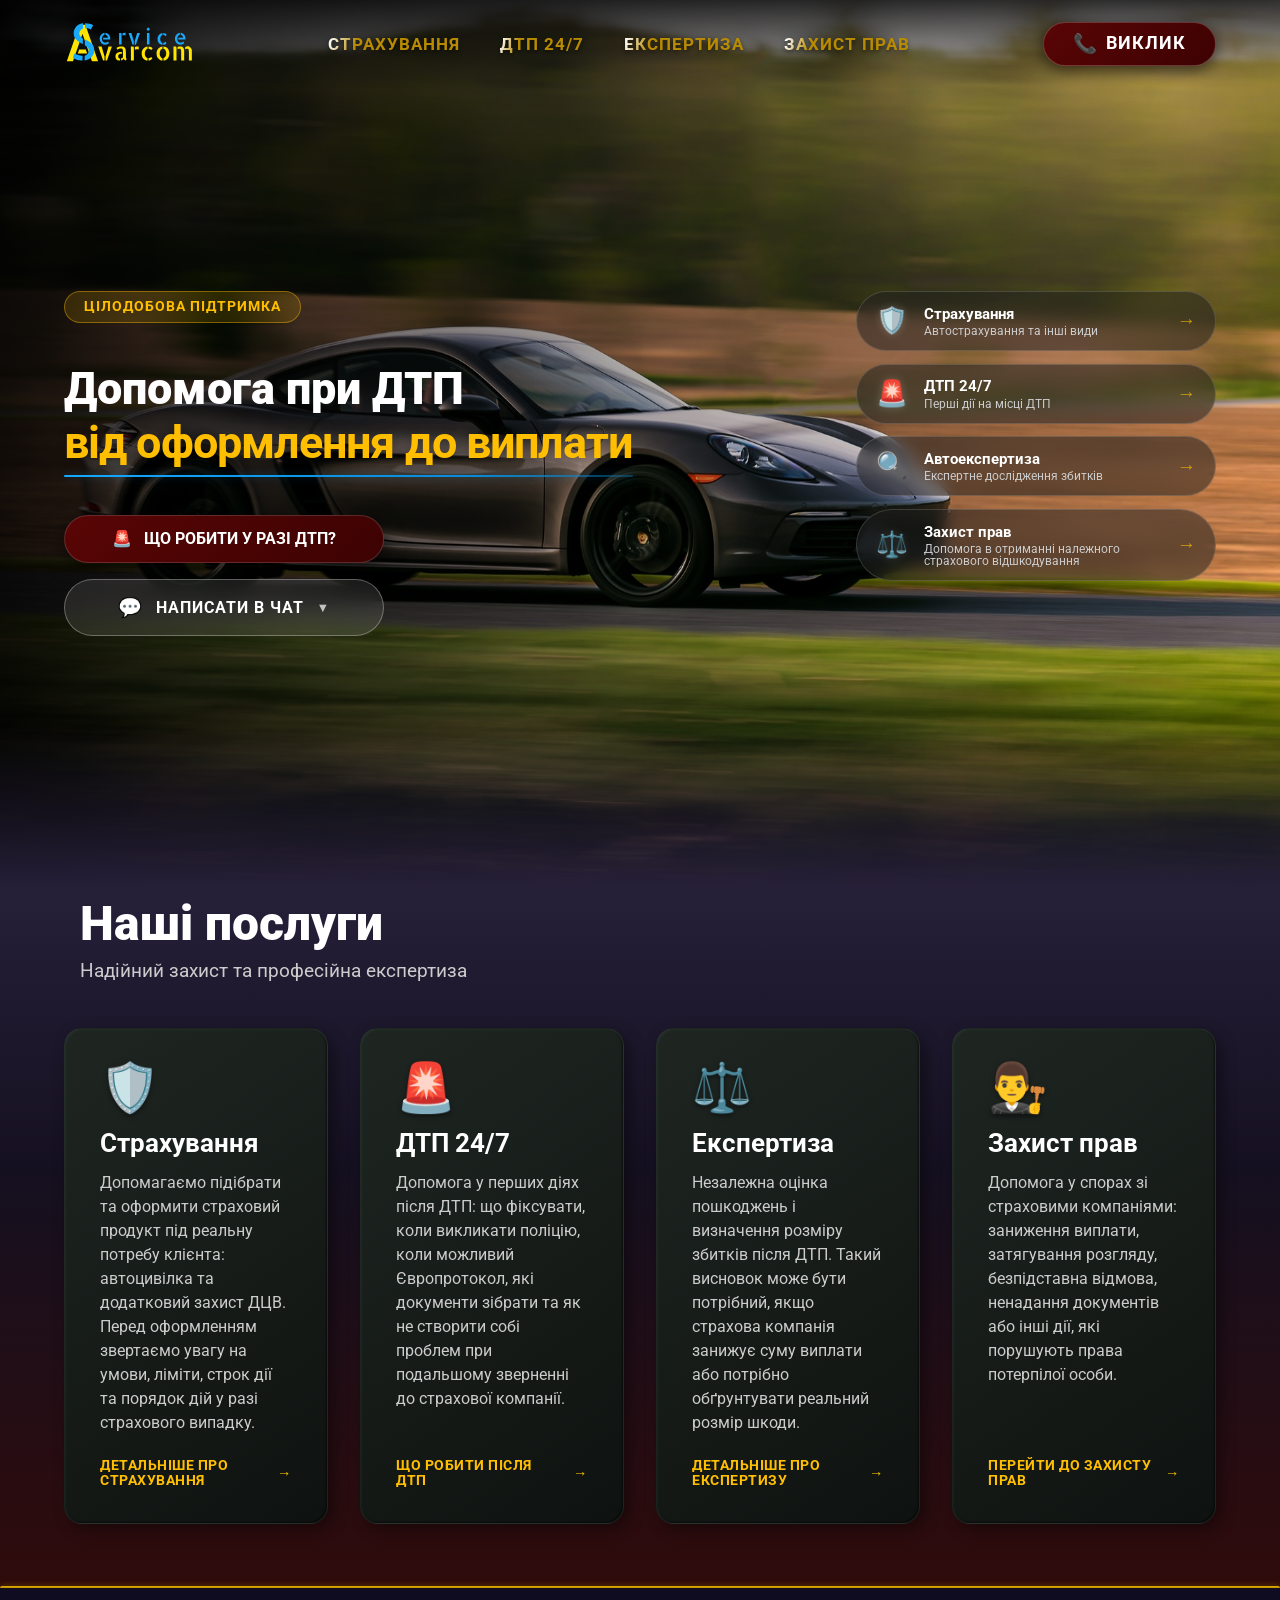
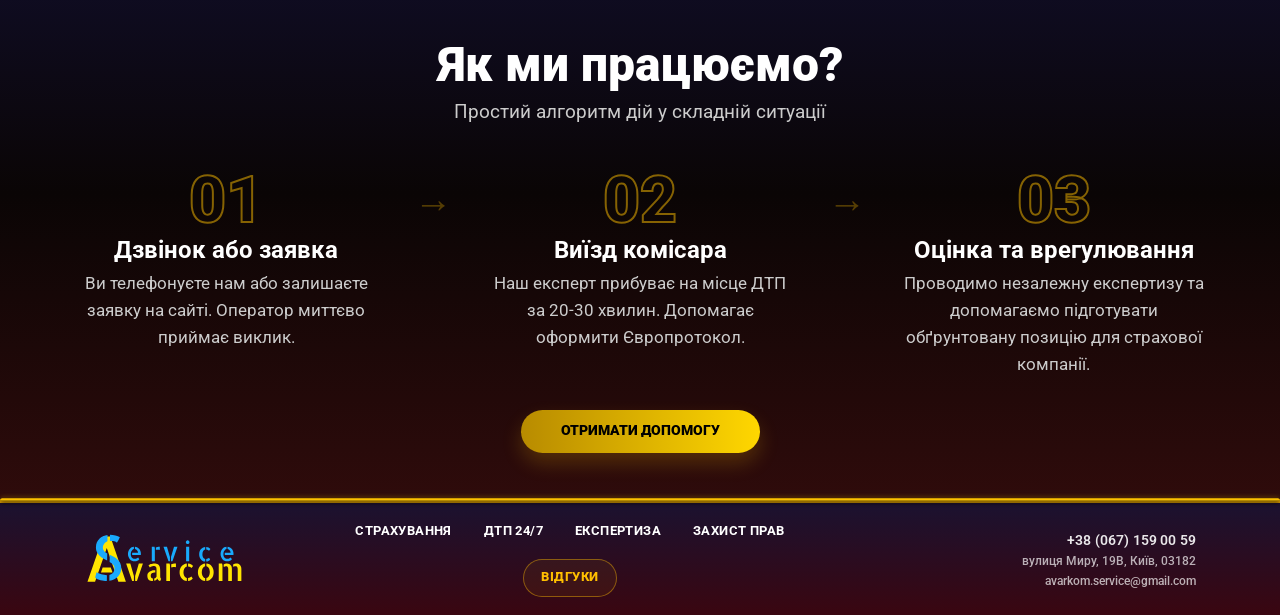
<file: index.html>
<!DOCTYPE html>
<html lang="uk">

<head>
	<meta charset="UTF-8">
	<meta name="viewport" content="width=device-width, initial-scale=1.0">

	<!-- Загальні стилі сайту -->
	<link rel="stylesheet" href="css/styli.css">

	<style>
		.chat-link .messenger-icon {
			display: inline-flex;
			align-items: center;
			justify-content: center;
			width: 1.75rem;
			height: 1.75rem;
			min-width: 1.75rem;
			border-radius: 999px;
			font-size: 0;
			line-height: 1;
			box-shadow: inset 0 0 0 1px rgba(255, 255, 255, 0.18);
		}

		.chat-link .messenger-icon::before {
			color: #ffffff;
			font-size: 0.68rem;
			font-weight: 900;
			line-height: 1;
			letter-spacing: 0.02em;
		}

		.chat-link.tg .messenger-icon {
			background: linear-gradient(135deg, #168ac7 0%, #0f5f98 100%);
		}

		.chat-link.tg .messenger-icon::before {
			content: "TG";
		}

		.chat-link.vb .messenger-icon {
			background: linear-gradient(135deg, #7663c7 0%, #4d3d92 100%);
		}

		.chat-link.vb .messenger-icon::before {
			content: "VB";
		}

		.chat-link.wa .messenger-icon {
			background: linear-gradient(135deg, #36c875 0%, #148e4c 100%);
		}

		.chat-link.wa .messenger-icon::before {
			content: "WA";
		}

		.chat-link.sg .messenger-icon {
			background: linear-gradient(135deg, #4d86e6 0%, #2453a7 100%);
		}

		.chat-link.sg .messenger-icon::before {
			content: "SG";
		}

		.chat-dropdown__menu {
			top: 52%;
			width: min(90%, 320px);
			max-height: calc(100svh - 8.5rem);
			overflow-y: auto;
		}

		@media (max-width: 900px) {
			.chat-dropdown__menu {
				top: 53%;
				width: min(88%, calc(100vw - 2rem));
				max-height: calc(100svh - 8rem);
			}
		}

		@media (max-width: 640px) {
			.chat-dropdown__menu {
				top: 54%;
				width: min(88%, calc(100vw - 1.5rem));
				max-height: calc(100svh - 7.5rem);
			}
		}

		.guide-option-btn {
			display: grid;
			grid-template-columns: 2rem minmax(0, 1fr) auto;
			column-gap: 0.75rem;
		}

		.guide-opt-text {
			min-width: 0;
		}

		.opt-title {
			white-space: nowrap;
		}

		.opt-arrow {
			margin-left: 0;
		}

		@media (min-width: 421px) {
			.guide-option-btn {
				padding: 1.1rem;
			}

			.opt-title {
				font-size: 1.05rem;
				line-height: 1.1;
				letter-spacing: -0.015em;
			}
		}

		@media (min-width: 993px) {
			.main-section__container {
				grid-template-columns: minmax(0, 1.2fr) minmax(320px, 0.8fr);
				gap: 4rem;
			}

			.hero-content,
			.hero-right-wrapper {
				min-width: 0;
			}

			.hero-actions {
				margin-top: 0.65rem;
			}

			.hero-right-wrapper {
				justify-self: end;
			}

			.glass-card-slim {
				width: 100%;
				max-width: 360px;
			}
		}

		@media (min-width: 993px) and (max-width: 1150px) {
			.main-section__container {
				grid-template-columns: minmax(0, 1fr) clamp(286px, calc(34.4vw - 56px), 340px);
				gap: clamp(3.5rem, 5.6vw, 4rem);
			}

			.hero-right-wrapper,
			.hero-cards {
				width: 100%;
			}

			.hero-cards {
				gap: clamp(0.58rem, calc(0.2rem + 0.55vw), 0.8rem);
			}

			.glass-card-slim {
				max-width: none;
				gap: clamp(0.68rem, calc(0.05rem + 1.25vw), 1rem);
				padding: clamp(0.64rem, calc(0.15rem + 0.9vw), 0.8rem)
					clamp(0.82rem, calc(0.1rem + 1.5vw), 1.2rem);
			}

			.glass-card-slim__icon {
				font-size: clamp(1.28rem, calc(0.35rem + 1.5vw), 1.6rem);
			}

			.glass-card-slim__content {
				min-width: 0;
			}

			.glass-card-slim__title {
				font-size: clamp(0.82rem, calc(0.25rem + 1vw), 0.95rem);
				line-height: 1.15;
			}

			.glass-card-slim__desc {
				font-size: clamp(0.63rem, calc(0.05rem + 1vw), 0.75rem);
				line-height: 1.15;
			}

			.glass-card-slim__arrow {
				font-size: clamp(1rem, calc(0.4rem + 0.9vw), 1.2rem);
			}
		}

		@media (min-width: 871px) and (max-width: 992px) {
			.logo-full {
				display: block !important;
				width: clamp(96px, 10.5vw, 104px);
			}

			.logo-short {
				display: none !important;
			}
		}

		@media (min-width: 801px) and (max-width: 870px) {
			.header__body {
				transform: translateX(clamp(0px, calc(57.97vw - 464.35px), 40px));
			}
		}

		@media (min-width: 801px) and (max-width: 992px) {
			.main-section__container {
				gap: 1.25rem;
			}

			.hero-label {
				margin-bottom: 1.65rem;
			}

			.hero-title {
				margin-bottom: 1rem;
			}

			.hero-actions {
				margin: 0 auto 0.65rem;
			}
		}

		@media (min-width: 581px) and (max-width: 800px) {
			.main-section__container {
				gap: 1.1rem;
			}

			.hero-actions {
				margin: 0 auto 0.55rem;
			}
		}

		@media (min-width: 421px) and (max-width: 580px) {
			.main-section__container {
				gap: 0.9rem;
			}

			.hero-actions {
				margin: 0 auto 0.4rem;
			}
		}

		@media (max-width: 420px) {
			.main-section__container {
				gap: 0.7rem;
			}

			.hero-content {
				width: min(100%, calc(100vw - 1.5rem));
			}

			.hero-title {
				max-width: 100%;
				font-size: clamp(1.44rem, 7.45vw, 1.86rem);
				line-height: 1.12;
				letter-spacing: -0.025em;
				margin-bottom: 0.92rem;
				text-wrap: balance;
			}

			.hero-title span {
				display: block;
				max-width: 100%;
				font-size: clamp(1.18rem, 6.25vw, 1.55rem);
				line-height: 1.12;
				letter-spacing: -0.018em;
				white-space: normal;
				text-wrap: balance;
				-webkit-text-stroke-width: 0.85px;
			}

			.hero-actions {
				margin: 0 auto 0.3rem;
			}

			.chat-dropdown__menu {
				padding: clamp(1.15rem, 4vw, 1.5rem);
			}

			.chat-link {
				gap: 1rem;
				padding: 0.82rem 1.15rem;
			}

			.chat-link .messenger-icon {
				width: 1.55rem;
				height: 1.55rem;
				min-width: 1.55rem;
			}

			.chat-link .messenger-icon::before {
				font-size: 0.58rem;
			}

			.guide-modal {
				width: min(92%, calc(100vw - 1.25rem));
				padding: clamp(1.15rem, 4vw, 1.5rem);
			}

			.guide-option-btn {
				grid-template-columns: 1.6rem minmax(0, 1fr) auto;
				column-gap: clamp(0.45rem, 2.2vw, 0.8rem);
				padding: clamp(0.86rem, 3.2vw, 1rem);
			}

			.guide-opt-icon {
				font-size: clamp(1.25rem, 5vw, 1.6rem);
			}

			.opt-title {
				font-size: clamp(0.78rem, 4vw, 1rem);
				line-height: 1.08;
				letter-spacing: -0.02em;
			}

			.opt-desc {
				font-size: clamp(0.72rem, 3.65vw, 0.8rem);
				line-height: 1.22;
			}

			.opt-arrow {
				font-size: clamp(1rem, 4.5vw, 1.3rem);
			}
		}

		@media (max-width: 360px) {
			.hero-title {
				font-size: clamp(1.32rem, 7.2vw, 1.6rem);
				line-height: 1.14;
			}

			.hero-title span {
				font-size: clamp(1.05rem, 6.15vw, 1.34rem);
				line-height: 1.14;
				-webkit-text-stroke-width: 0.78px;
			}
		}

		@media (max-width: 330px) {
			.hero-title {
				font-size: 1.28rem;
				line-height: 1.15;
				letter-spacing: -0.018em;
			}

			.hero-title span {
				font-size: 1.04rem;
				line-height: 1.15;
				letter-spacing: -0.012em;
				-webkit-text-stroke-width: 0.72px;
			}

			.opt-title {
				font-size: 0.78rem;
			}
		}
	</style>

	<!-- Іконка сайту -->
	<link rel="icon" href="img/favicon-as-final.png" type="image/png">

	<title>Avarcom - Допомога при ДТП</title>
</head>

<body>
	<div class="wrapper">

		<header class="header">
			<div class="header__container">

				<a href="index.html" class="header__logo">
					<img src="img/logo.svg" alt="Avarcom Service" class="logo-full">
					<img src="img/logo.svg" alt="AS" class="logo-short">
				</a>

				<div class="header__body" id="headerMenuBody">
					<nav class="header__menu menu">
						<ul class="menu__list">
							<li class="menu__item">
								<a href="insurance.html" class="menu__link">Страхування</a>
							</li>

							<li class="menu__item">
								<a href="dtp.html" class="menu__link">ДТП 24/7</a>
							</li>

							<li class="menu__item">
								<a href="expertise.html" class="menu__link">Експертиза</a>
							</li>

							<li class="menu__item">
								<a href="legal.html" class="menu__link">Захист прав</a>
							</li>

							<!-- Додаткові пункти тільки для мобільного бургер-меню -->
							<li class="menu__item menu__item--mobile-only">
								<a href="blog.html" class="menu__link menu__link--mobile-action">Блог</a>
							</li>

							<li class="menu__item menu__item--mobile-only">
								<a href="https://www.google.com/maps/place/Допомога+при+ДТП;+Отримати+страхову+виплату;+Європротокол;+Автоекспертиза./@50.407512,30.4220705,16.77z/data=!4m6!3m5!1s0x40d4c9694098ed99:0xe4cdfaa43f975a5f!8m2!3d50.4073807!4d30.422369!16s%2Fg%2F11fm_8mkvz?entry=ttu&g_ep=EgoyMDI2MDUwMi4wIKXMDSoASAFQAw%3D%3D"
									target="_blank" rel="noopener noreferrer" class="menu__link menu__link--mobile-action">
									Відгуки
								</a>
							</li>
						</ul>
					</nav>
				</div>

				<a href="tel:+380671590059" class="header__button">
					<span class="btn-icon">📞</span> Виклик
				</a>

				<button class="header__burger" type="button" aria-label="Відкрити меню"
					aria-controls="headerMenuBody" aria-expanded="false">
					<span></span>
				</button>

			</div>
		</header>

		<main class="page">

			<section class="main-section">
				<div class="main-section__image">
					<img src="img/bg.jpg" alt="Автомобіль на фоні">
					<div class="main-section__overlay"></div>
				</div>

				<div class="main-section__container">

					<div class="hero-content">
						<div class="hero-label">Цілодобова підтримка</div>

						<h1 class="hero-title">
							Допомога при ДТП<br>
							<span>від оформлення до виплати</span>
						</h1>

						<div class="hero-actions">

							<button type="button" class="btn-hero-guide" aria-haspopup="dialog"
								aria-controls="guideModal" aria-expanded="false">
								<span class="icon-bell">🚨</span> Що робити у разі ДТП?
							</button>

							<div class="guide-modal-wrapper" id="guideModal" role="dialog" aria-modal="true"
								aria-hidden="true" aria-labelledby="guideModalTitle">
								<div class="guide-modal">
									<div class="guide-modal__header">
										<h3 class="guide-modal__title" id="guideModalTitle">Оберіть варіант</h3>
										<button type="button" class="guide-close-btn" aria-label="Закрити вікно">✕</button>
									</div>

									<div class="guide-modal__body">
										<a href="https://t.me/avarkom_servic/390" target="_blank" rel="noopener noreferrer"
											class="guide-option-btn">
											<span class="guide-opt-icon">📍</span>
											<div class="guide-opt-text">
												<span class="opt-title">Я ще на місці ДТП</span>
												<span class="opt-desc">Що зафіксувати, як оформити Європротокол і не втратити докази</span>
											</div>
											<span class="opt-arrow">→</span>
										</a>

										<a href="https://avarcom.in.ua/страхування/" target="_blank" rel="noopener noreferrer"
											class="guide-option-btn">
											<span class="guide-opt-icon">💰</span>
											<div class="guide-opt-text">
												<span class="opt-title">Отримати страхову виплату</span>
												<span class="opt-desc">Які документи подати до страхової та як рухатись далі</span>
											</div>
											<span class="opt-arrow">→</span>
										</a>
									</div>
								</div>
								<div class="guide-backdrop" aria-hidden="true"></div>
							</div>

							<div class="chat-dropdown">
								<button type="button" class="chat-dropdown__btn" aria-haspopup="dialog"
									aria-controls="chatMenu" aria-expanded="false">
									<span class="chat-icon">💬</span> Написати в чат
									<span class="chat-arrow">▼</span>
								</button>

								<div class="chat-dropdown__menu" id="chatMenu" role="dialog" aria-modal="true"
									aria-hidden="true" aria-label="Оберіть месенджер">
									<a href="https://t.me/avarcom_service" target="_blank" rel="noopener noreferrer"
										class="chat-link tg">
										<span class="messenger-icon">✈️</span> Telegram
									</a>
									<a href="viber://chat?number=%2B380671590059" class="chat-link vb">
										<span class="messenger-icon">🟣</span> Viber
									</a>
									<a href="https://wa.me/380671590059" target="_blank" rel="noopener noreferrer"
										class="chat-link wa">
										<span class="messenger-icon">🟢</span> WhatsApp
									</a>
									<a href="https://signal.me/#p/+380671590059" target="_blank" rel="noopener noreferrer"
										class="chat-link sg">
										<span class="messenger-icon">🔵</span> Signal
									</a>
									<button type="button" class="chat-close-btn">Закрити ✕</button>
								</div>
							</div>

						</div>
					</div>

					<div class="hero-right-wrapper">

						<div class="hero-cards">

							<a href="insurance.html" class="glass-card-slim">
								<div class="glass-card-slim__icon">🛡️</div>
								<div class="glass-card-slim__content">
									<div class="glass-card-slim__title">Страхування</div>
									<div class="glass-card-slim__desc">Автострахування та інші види</div>
								</div>
								<div class="glass-card-slim__arrow">→</div>
							</a>

							<a href="dtp.html" class="glass-card-slim">
								<div class="glass-card-slim__icon">🚨</div>
								<div class="glass-card-slim__content">
									<div class="glass-card-slim__title">ДТП 24/7</div>
									<div class="glass-card-slim__desc">Перші дії на місці ДТП</div>
								</div>
								<div class="glass-card-slim__arrow">→</div>
							</a>

							<a href="expertise.html" class="glass-card-slim">
								<div class="glass-card-slim__icon">🔍</div>
								<div class="glass-card-slim__content">
									<div class="glass-card-slim__title">Автоекспертиза</div>
									<div class="glass-card-slim__desc">Експертне дослідження збитків</div>
								</div>
								<div class="glass-card-slim__arrow">→</div>
							</a>

							<a href="legal.html" class="glass-card-slim">
								<div class="glass-card-slim__icon">⚖️</div>
								<div class="glass-card-slim__content">
									<div class="glass-card-slim__title">Захист прав</div>
									<div class="glass-card-slim__desc">Допомога в отриманні належного страхового відшкодування</div>
								</div>
								<div class="glass-card-slim__arrow">→</div>
							</a>

						</div>
					</div>

				</div>
			</section>

			<section class="services section-padding" id="services">
				<div class="services__container">

					<div class="section-header">
						<h2 class="section-title">Наші послуги</h2>
						<p class="section-subtitle">Надійний захист та професійна експертиза</p>
					</div>

					<div class="services__grid">

						<article class="service-item">
							<div class="service-item__icon">🛡️</div>

							<h3 class="service-item__title">Страхування</h3>

							<p class="service-item__text">
								Допомагаємо підібрати та оформити страховий продукт під реальну потребу клієнта:
								автоцивілка та додатковий захист ДЦВ.
								Перед оформленням звертаємо увагу на умови, ліміти, строк дії та порядок дій у разі страхового випадку.
							</p>

							<a href="insurance.html" class="service-item__link">
								Детальніше про страхування <span>→</span>
							</a>
						</article>

						<article class="service-item">
							<div class="service-item__icon">🚨</div>

							<h3 class="service-item__title">ДТП 24/7</h3>

							<p class="service-item__text">
								Допомога у перших діях після ДТП: що фіксувати, коли викликати поліцію,
								коли можливий Європротокол, які документи зібрати та як не створити собі проблем
								при подальшому зверненні до страхової компанії.
							</p>

							<a href="dtp.html" class="service-item__link">
								Що робити після ДТП <span>→</span>
							</a>
						</article>

						<article class="service-item">
							<div class="service-item__icon">⚖️</div>

							<h3 class="service-item__title">Експертиза</h3>

							<p class="service-item__text">
								Незалежна оцінка пошкоджень і визначення розміру збитків після ДТП.
								Такий висновок може бути потрібний, якщо страхова компанія занижує суму виплати
								або потрібно обґрунтувати реальний розмір шкоди.
							</p>

							<a href="expertise.html" class="service-item__link">
								Детальніше про експертизу <span>→</span>
							</a>
						</article>

						<article class="service-item">
							<div class="service-item__icon">👨‍⚖️</div>

							<h3 class="service-item__title">Захист прав</h3>

							<p class="service-item__text">
								Допомога у спорах зі страховими компаніями: заниження виплати,
								затягування розгляду, безпідставна відмова, ненадання документів або інші дії,
								які порушують права потерпілої особи.
							</p>

							<a href="legal.html" class="service-item__link">
								Перейти до захисту прав <span>→</span>
							</a>
						</article>

					</div>
				</div>
			</section>

			<section class="steps section-padding" id="steps">
				<div class="steps__container">

					<div class="section-header">
						<h2 class="section-title">Як ми працюємо?</h2>
						<p class="section-subtitle">Простий алгоритм дій у складній ситуації</p>
					</div>

					<div class="steps__grid">

						<div class="step-item">
							<div class="step-item__number">01</div>
							<h3 class="step-item__title">Дзвінок або заявка</h3>
							<p class="step-item__text">
								Ви телефонуєте нам або залишаєте заявку на сайті. Оператор миттєво приймає виклик.
							</p>
						</div>

						<div class="step-arrow">→</div>

						<div class="step-item">
							<div class="step-item__number">02</div>
							<h3 class="step-item__title">Виїзд комісара</h3>
							<p class="step-item__text">
								Наш експерт прибуває на місце ДТП за 20-30 хвилин. Допомагає оформити Європротокол.
							</p>
						</div>

						<div class="step-arrow">→</div>

						<div class="step-item">
							<div class="step-item__number">03</div>
							<h3 class="step-item__title">Оцінка та врегулювання</h3>

							<p class="step-item__text">
								Проводимо незалежну експертизу та допомагаємо підготувати обґрунтовану позицію для страхової компанії.
							</p>
						</div>

					</div>

					<div class="steps__action">
						<a href="tel:+380671590059" class="btn-gold">Отримати допомогу</a>
					</div>

				</div>
			</section>
		</main>

		<footer class="footer" id="footer">
			<div class="footer__container">

				<!-- Логотип футера -->
				<a href="index.html" class="footer__logo">
					<img src="img/logo.svg" alt="Avarcom Service">
				</a>

				<!-- Допоміжна навігація футера -->
				<nav class="footer__nav" aria-label="Допоміжна навігація сайту">

					<div class="footer__nav-main">
						<div class="footer__nav-row">
							<a href="insurance.html" class="footer__nav-link">Страхування</a>
							<a href="dtp.html" class="footer__nav-link">ДТП 24/7</a>
							<a href="expertise.html" class="footer__nav-link">Експертиза</a>
							<a href="legal.html" class="footer__nav-link">Захист прав</a>
						</div>
					</div>

					<div class="footer__nav-actions">
						<a href="blog.html" class="footer__pill-link">Блог</a>

						<a href="https://www.google.com/maps/place/Допомога+при+ДТП;+Отримати+страхову+виплату;+Європротокол;+Автоекспертиза./@50.407512,30.4220705,16.77z/data=!4m6!3m5!1s0x40d4c9694098ed99:0xe4cdfaa43f975a5f!8m2!3d50.4073807!4d30.422369!16s%2Fg%2F11fm_8mkvz?entry=ttu&g_ep=EgoyMDI2MDUwMi4wIKXMDSoASAFQAw%3D%3D"
							target="_blank" rel="noopener noreferrer" class="footer__pill-link">
							Відгуки
						</a>
					</div>

				</nav>

				<!-- Контакти футера -->
				<div class="footer__contacts">

					<a href="tel:+380671590059" class="footer__phone">
						+38 (067) 159 00 59
					</a>

					<a href="https://www.google.com/maps/dir/?api=1&destination=50.4073807,30.422369" target="_blank"
						rel="noopener noreferrer" class="footer__contact-link">
						вулиця Миру, 19В, Київ, 03182
					</a>

					<a href="mailto:avarkom.service@gmail.com" class="footer__contact-link">
						avarkom.service@gmail.com
					</a>

				</div>

			</div>
		</footer>

	</div>
	<script src="js/script.js"></script>
</body>

</html>
</file>
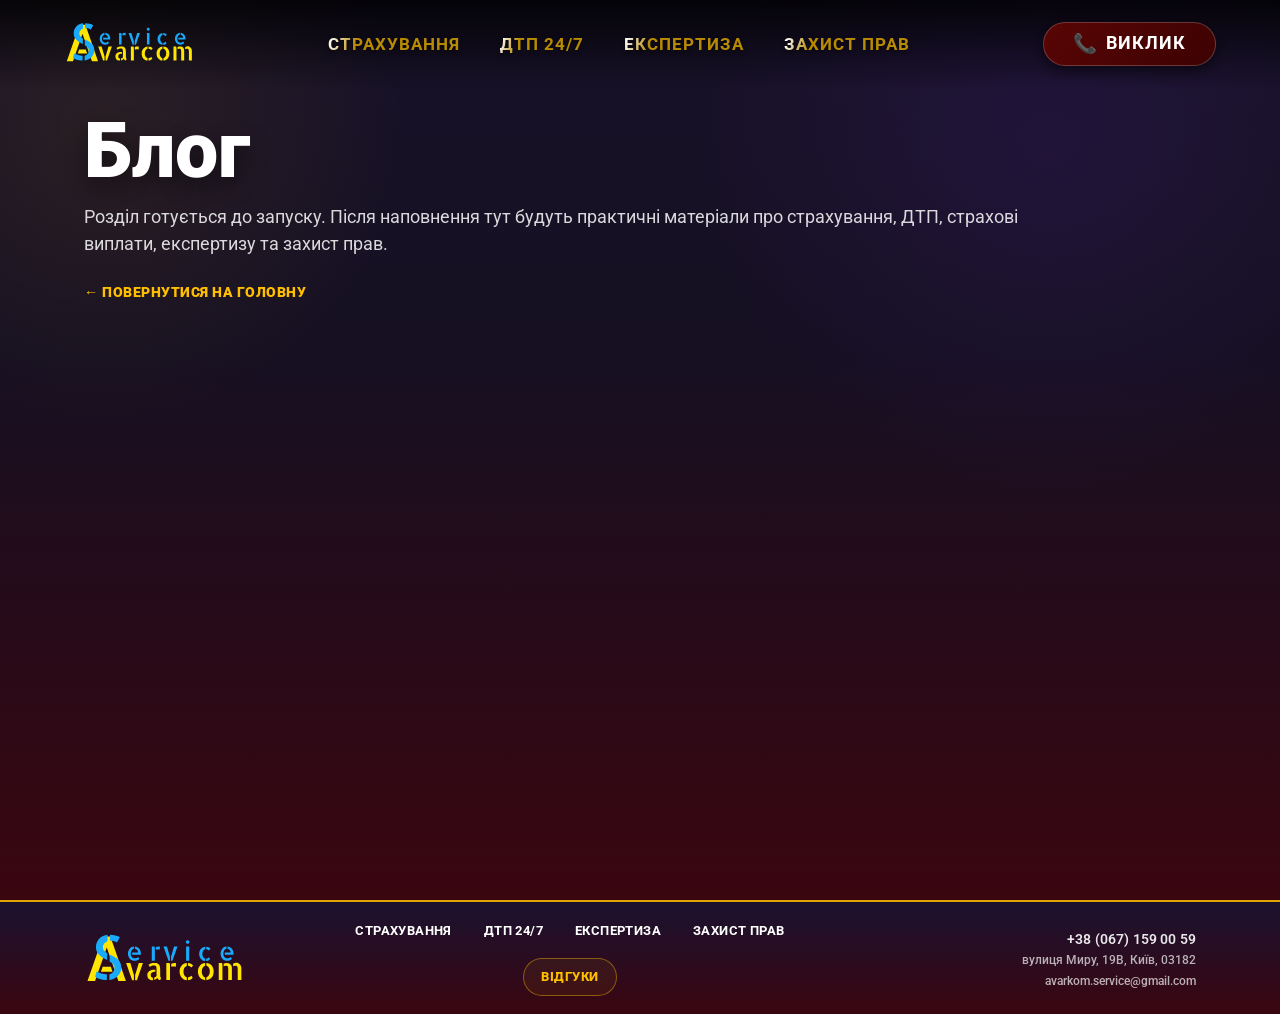
<file: blog.html>
<!DOCTYPE html>
<html lang="uk">

<head>
	<meta charset="UTF-8">
	<meta name="viewport" content="width=device-width, initial-scale=1.0">
	<meta name="robots" content="noindex, nofollow">

	<link rel="stylesheet" href="css/styli.css">
	<link rel="stylesheet" href="css/blog.css">
	<link rel="icon" href="img/favicon-as-final.png" type="image/png">

	<title>Блог | Avarcom</title>
</head>

<body>
	<div class="wrapper">

		<header class="header">
			<div class="header__container">
				<a href="index.html" class="header__logo">
					<img src="img/logo.svg" alt="Avarcom Service" class="logo-full">
					<img src="img/logo.svg" alt="AS" class="logo-short">
				</a>
				<div class="header__body" id="headerMenuBody">
					<nav class="header__menu menu">
						<ul class="menu__list">
							<li class="menu__item"><a href="insurance.html" class="menu__link">Страхування</a></li>
							<li class="menu__item"><a href="dtp.html" class="menu__link">ДТП 24/7</a></li>
							<li class="menu__item"><a href="expertise.html" class="menu__link">Експертиза</a></li>
							<li class="menu__item"><a href="legal.html" class="menu__link">Захист прав</a></li>
							<li class="menu__item menu__item--mobile-only">
								<a href="https://www.google.com/maps/place/Допомога+при+ДТП;+Отримати+страхову+виплату;+Європротокол;+Автоекспертиза./@50.407512,30.4220705,16.77z/data=!4m6!3m5!1s0x40d4c9694098ed99:0xe4cdfaa43f975a5f!8m2!3d50.4073807!4d30.422369!16s%2Fg%2F11fm_8mkvz?entry=ttu&g_ep=EgoyMDI2MDUwMi4wIKXMDSoASAFQAw%3D%3D" target="_blank" rel="noopener noreferrer" class="menu__link menu__link--mobile-action">Відгуки</a>
							</li>
						</ul>
					</nav>
				</div>
				<a href="tel:+380671590059" class="header__button"><span class="btn-icon">📞</span> Виклик</a>
				<button class="header__burger" type="button" aria-label="Відкрити меню"><span></span></button>
			</div>
		</header>

		<main class="page blog-page">
			<section class="blog-room">
				<div class="blog-room__container">
					<div class="blog-room__intro">
						<h1 class="blog-room__title">Блог</h1>
						<p class="blog-room__subtitle">
							Розділ готується до запуску. Після наповнення тут будуть практичні матеріали про страхування,
							ДТП, страхові виплати, експертизу та захист прав.
						</p>
					</div>
					<div class="blog-room__back">
						<a href="index.html" class="blog-back-link">← Повернутися на головну</a>
					</div>
				</div>
			</section>
		</main>

		<footer class="footer" id="footer">
			<div class="footer__container">
				<a href="index.html" class="footer__logo"><img src="img/logo.svg" alt="Avarcom Service"></a>
				<nav class="footer__nav" aria-label="Допоміжна навігація сайту">
					<div class="footer__nav-main"><div class="footer__nav-row">
						<a href="insurance.html" class="footer__nav-link">Страхування</a>
						<a href="dtp.html" class="footer__nav-link">ДТП 24/7</a>
						<a href="expertise.html" class="footer__nav-link">Експертиза</a>
						<a href="legal.html" class="footer__nav-link">Захист прав</a>
					</div></div>
					<div class="footer__nav-actions">
						<a href="https://www.google.com/maps/place/Допомога+при+ДТП;+Отримати+страхову+виплату;+Європротокол;+Автоекспертиза./@50.407512,30.4220705,16.77z/data=!4m6!3m5!1s0x40d4c9694098ed99:0xe4cdfaa43f975a5f!8m2!3d50.4073807!4d30.422369!16s%2Fg%2F11fm_8mkvz?entry=ttu&g_ep=EgoyMDI2MDUwMi4wIKXMDSoASAFQAw%3D%3D" target="_blank" rel="noopener noreferrer" class="footer__pill-link">Відгуки</a>
					</div>
				</nav>
				<div class="footer__contacts">
					<a href="tel:+380671590059" class="footer__phone">+38 (067) 159 00 59</a>
					<a href="https://www.google.com/maps/dir/?api=1&destination=50.4073807,30.422369" target="_blank" rel="noopener noreferrer" class="footer__contact-link">вулиця Миру, 19В, Київ, 03182</a>
					<a href="mailto:avarkom.service@gmail.com" class="footer__contact-link">avarkom.service@gmail.com</a>
				</div>
			</div>
		</footer>
	</div>
	<script src="js/script.js"></script>
</body>

</html>
</file>
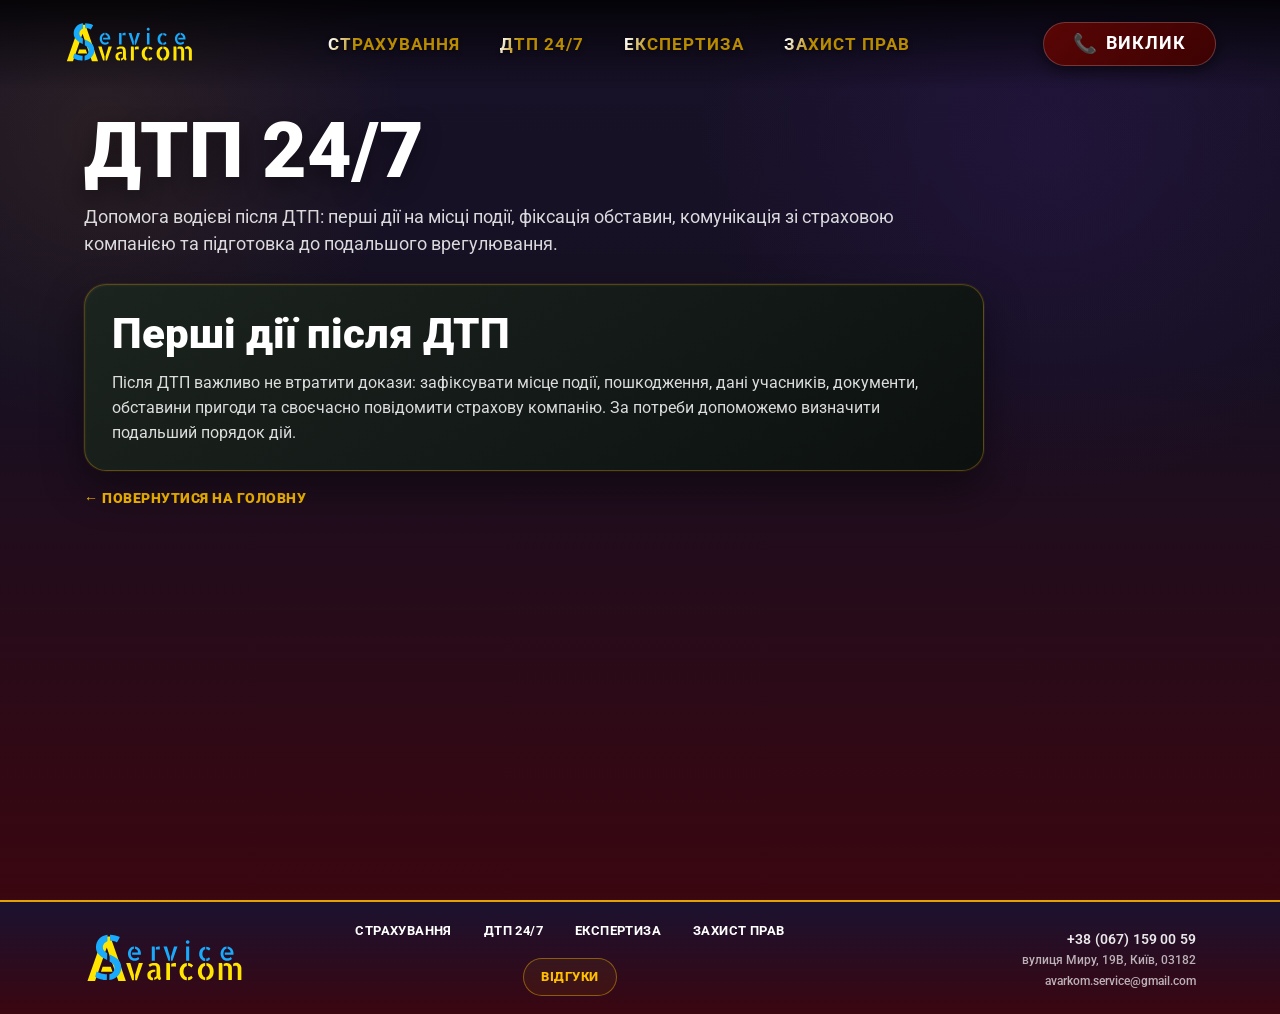
<file: dtp.html>
<!DOCTYPE html>
<html lang="uk">

<head>
	<meta charset="UTF-8">
	<meta name="viewport" content="width=device-width, initial-scale=1.0">

	<link rel="stylesheet" href="css/styli.css">
	<link rel="stylesheet" href="css/dtp.css">
	<link rel="stylesheet" href="css/room-cards.css">
	<link rel="icon" href="img/favicon-as-final.png" type="image/png">

	<title>ДТП 24/7 | Avarcom</title>
</head>

<body>
	<div class="wrapper">

		<header class="header">
			<div class="header__container">

				<a href="index.html" class="header__logo">
					<img src="img/logo.svg" alt="Avarcom Service" class="logo-full">
					<img src="img/logo.svg" alt="AS" class="logo-short">
				</a>

				<div class="header__body" id="headerMenuBody">
					<nav class="header__menu menu">
						<ul class="menu__list">
							<li class="menu__item"><a href="insurance.html" class="menu__link">Страхування</a></li>
							<li class="menu__item"><a href="dtp.html" class="menu__link">ДТП 24/7</a></li>
							<li class="menu__item"><a href="expertise.html" class="menu__link">Експертиза</a></li>
							<li class="menu__item"><a href="legal.html" class="menu__link">Захист прав</a></li>
							<li class="menu__item menu__item--mobile-only"><a href="blog.html" class="menu__link menu__link--mobile-action">Блог</a></li>
							<li class="menu__item menu__item--mobile-only">
								<a href="https://www.google.com/maps/place/Допомога+при+ДТП;+Отримати+страхову+виплату;+Європротокол;+Автоекспертиза./@50.407512,30.4220705,16.77z/data=!4m6!3m5!1s0x40d4c9694098ed99:0xe4cdfaa43f975a5f!8m2!3d50.4073807!4d30.422369!16s%2Fg%2F11fm_8mkvz?entry=ttu&g_ep=EgoyMDI2MDUwMi4wIKXMDSoASAFQAw%3D%3D"
									target="_blank" rel="noopener noreferrer" class="menu__link menu__link--mobile-action">Відгуки</a>
							</li>
						</ul>
					</nav>
				</div>

				<a href="tel:+380671590059" class="header__button"><span class="btn-icon">📞</span> Виклик</a>
				<button class="header__burger" type="button" aria-label="Відкрити меню"><span></span></button>

			</div>
		</header>

		<main class="page dtp-page">

			<section class="dtp-room">
				<div class="dtp-room__container">

					<div class="dtp-room__intro">
						<h1 class="dtp-room__title">ДТП 24/7</h1>
						<p class="dtp-room__subtitle">
							Допомога водієві після ДТП: перші дії на місці події, фіксація обставин,
							комунікація зі страховою компанією та підготовка до подальшого врегулювання.
						</p>
					</div>

					<article class="dtp-placeholder-card">
						<h2 class="dtp-placeholder-card__title">Перші дії після ДТП</h2>
						<p class="dtp-placeholder-card__text">
							Після ДТП важливо не втратити докази: зафіксувати місце події, пошкодження,
							дані учасників, документи, обставини пригоди та своєчасно повідомити страхову компанію.
							За потреби допоможемо визначити подальший порядок дій.
						</p>
					</article>

					<div class="dtp-room__back">
						<a href="index.html" class="dtp-back-link">← Повернутися на головну</a>
					</div>

				</div>
			</section>

		</main>

		<footer class="footer" id="footer">
			<div class="footer__container">
				<a href="index.html" class="footer__logo"><img src="img/logo.svg" alt="Avarcom Service"></a>
				<nav class="footer__nav" aria-label="Допоміжна навігація сайту">
					<div class="footer__nav-main">
						<div class="footer__nav-row">
							<a href="insurance.html" class="footer__nav-link">Страхування</a>
							<a href="dtp.html" class="footer__nav-link">ДТП 24/7</a>
							<a href="expertise.html" class="footer__nav-link">Експертиза</a>
							<a href="legal.html" class="footer__nav-link">Захист прав</a>
						</div>
					</div>
					<div class="footer__nav-actions">
						<a href="blog.html" class="footer__pill-link">Блог</a>
						<a href="https://www.google.com/maps/place/Допомога+при+ДТП;+Отримати+страхову+виплату;+Європротокол;+Автоекспертиза./@50.407512,30.4220705,16.77z/data=!4m6!3m5!1s0x40d4c9694098ed99:0xe4cdfaa43f975a5f!8m2!3d50.4073807!4d30.422369!16s%2Fg%2F11fm_8mkvz?entry=ttu&g_ep=EgoyMDI2MDUwMi4wIKXMDSoASAFQAw%3D%3D"
							target="_blank" rel="noopener noreferrer" class="footer__pill-link">Відгуки</a>
					</div>
				</nav>
				<div class="footer__contacts">
					<a href="tel:+380671590059" class="footer__phone">+38 (067) 159 00 59</a>
					<a href="https://www.google.com/maps/dir/?api=1&destination=50.4073807,30.422369" target="_blank" rel="noopener noreferrer" class="footer__contact-link">вулиця Миру, 19В, Київ, 03182</a>
					<a href="mailto:avarkom.service@gmail.com" class="footer__contact-link">avarkom.service@gmail.com</a>
				</div>
			</div>
		</footer>

	</div>

	<script src="js/script.js"></script>
</body>

</html>
</file>
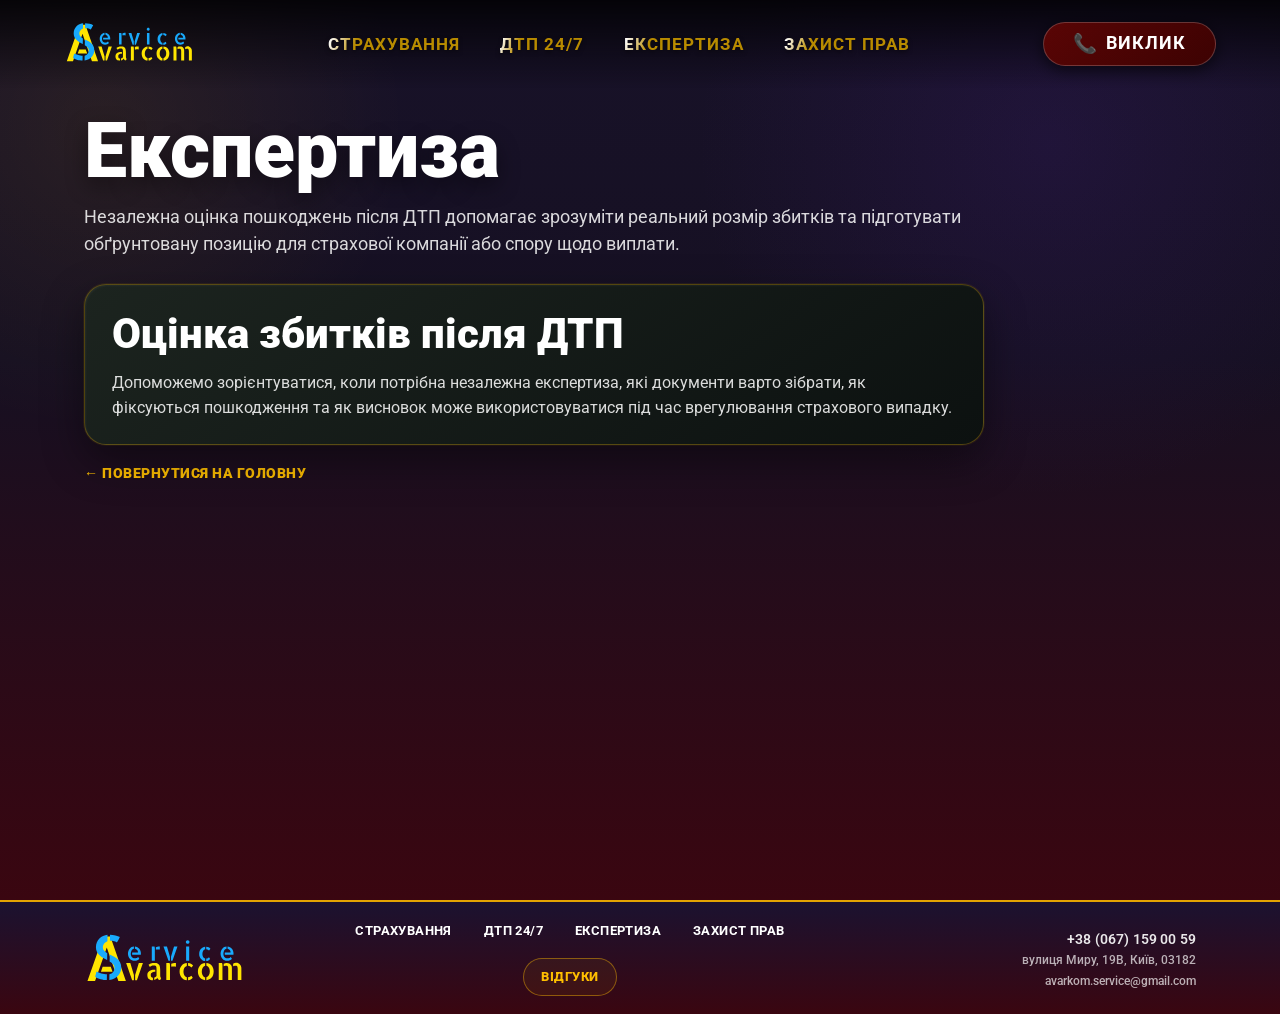
<file: expertise.html>
<!DOCTYPE html>
<html lang="uk">

<head>
	<meta charset="UTF-8">
	<meta name="viewport" content="width=device-width, initial-scale=1.0">

	<link rel="stylesheet" href="css/styli.css">
	<link rel="stylesheet" href="css/expertise.css">
	<link rel="stylesheet" href="css/room-cards.css">
	<link rel="icon" href="img/favicon-as-final.png" type="image/png">

	<title>Експертиза | Avarcom</title>
</head>

<body>
	<div class="wrapper">

		<header class="header">
			<div class="header__container">
				<a href="index.html" class="header__logo">
					<img src="img/logo.svg" alt="Avarcom Service" class="logo-full">
					<img src="img/logo.svg" alt="AS" class="logo-short">
				</a>
				<div class="header__body" id="headerMenuBody">
					<nav class="header__menu menu">
						<ul class="menu__list">
							<li class="menu__item"><a href="insurance.html" class="menu__link">Страхування</a></li>
							<li class="menu__item"><a href="dtp.html" class="menu__link">ДТП 24/7</a></li>
							<li class="menu__item"><a href="expertise.html" class="menu__link">Експертиза</a></li>
							<li class="menu__item"><a href="legal.html" class="menu__link">Захист прав</a></li>
							<li class="menu__item menu__item--mobile-only"><a href="blog.html" class="menu__link menu__link--mobile-action">Блог</a></li>
							<li class="menu__item menu__item--mobile-only">
								<a href="https://www.google.com/maps/place/Допомога+при+ДТП;+Отримати+страхову+виплату;+Європротокол;+Автоекспертиза./@50.407512,30.4220705,16.77z/data=!4m6!3m5!1s0x40d4c9694098ed99:0xe4cdfaa43f975a5f!8m2!3d50.4073807!4d30.422369!16s%2Fg%2F11fm_8mkvz?entry=ttu&g_ep=EgoyMDI2MDUwMi4wIKXMDSoASAFQAw%3D%3D"
									target="_blank" rel="noopener noreferrer" class="menu__link menu__link--mobile-action">Відгуки</a>
							</li>
						</ul>
					</nav>
				</div>
				<a href="tel:+380671590059" class="header__button"><span class="btn-icon">📞</span> Виклик</a>
				<button class="header__burger" type="button" aria-label="Відкрити меню"><span></span></button>
			</div>
		</header>

		<main class="page expertise-page">
			<section class="expertise-room">
				<div class="expertise-room__container">
					<div class="expertise-room__intro">
						<h1 class="expertise-room__title">Експертиза</h1>
						<p class="expertise-room__subtitle">
							Незалежна оцінка пошкоджень після ДТП допомагає зрозуміти реальний розмір збитків
							та підготувати обґрунтовану позицію для страхової компанії або спору щодо виплати.
						</p>
					</div>
					<article class="expertise-placeholder-card">
						<h2 class="expertise-placeholder-card__title">Оцінка збитків після ДТП</h2>
						<p class="expertise-placeholder-card__text">
							Допоможемо зорієнтуватися, коли потрібна незалежна експертиза, які документи варто зібрати,
							як фіксуються пошкодження та як висновок може використовуватися під час врегулювання страхового випадку.
						</p>
					</article>
					<div class="expertise-room__back">
						<a href="index.html" class="expertise-back-link">← Повернутися на головну</a>
					</div>
				</div>
			</section>
		</main>

		<footer class="footer" id="footer">
			<div class="footer__container">
				<a href="index.html" class="footer__logo"><img src="img/logo.svg" alt="Avarcom Service"></a>
				<nav class="footer__nav" aria-label="Допоміжна навігація сайту">
					<div class="footer__nav-main"><div class="footer__nav-row">
						<a href="insurance.html" class="footer__nav-link">Страхування</a>
						<a href="dtp.html" class="footer__nav-link">ДТП 24/7</a>
						<a href="expertise.html" class="footer__nav-link">Експертиза</a>
						<a href="legal.html" class="footer__nav-link">Захист прав</a>
					</div></div>
					<div class="footer__nav-actions">
						<a href="blog.html" class="footer__pill-link">Блог</a>
						<a href="https://www.google.com/maps/place/Допомога+при+ДТП;+Отримати+страхову+виплату;+Європротокол;+Автоекспертиза./@50.407512,30.4220705,16.77z/data=!4m6!3m5!1s0x40d4c9694098ed99:0xe4cdfaa43f975a5f!8m2!3d50.4073807!4d30.422369!16s%2Fg%2F11fm_8mkvz?entry=ttu&g_ep=EgoyMDI2MDUwMi4wIKXMDSoASAFQAw%3D%3D" target="_blank" rel="noopener noreferrer" class="footer__pill-link">Відгуки</a>
					</div>
				</nav>
				<div class="footer__contacts">
					<a href="tel:+380671590059" class="footer__phone">+38 (067) 159 00 59</a>
					<a href="https://www.google.com/maps/dir/?api=1&destination=50.4073807,30.422369" target="_blank" rel="noopener noreferrer" class="footer__contact-link">вулиця Миру, 19В, Київ, 03182</a>
					<a href="mailto:avarkom.service@gmail.com" class="footer__contact-link">avarkom.service@gmail.com</a>
				</div>
			</div>
		</footer>
	</div>
	<script src="js/script.js"></script>
</body>

</html>
</file>
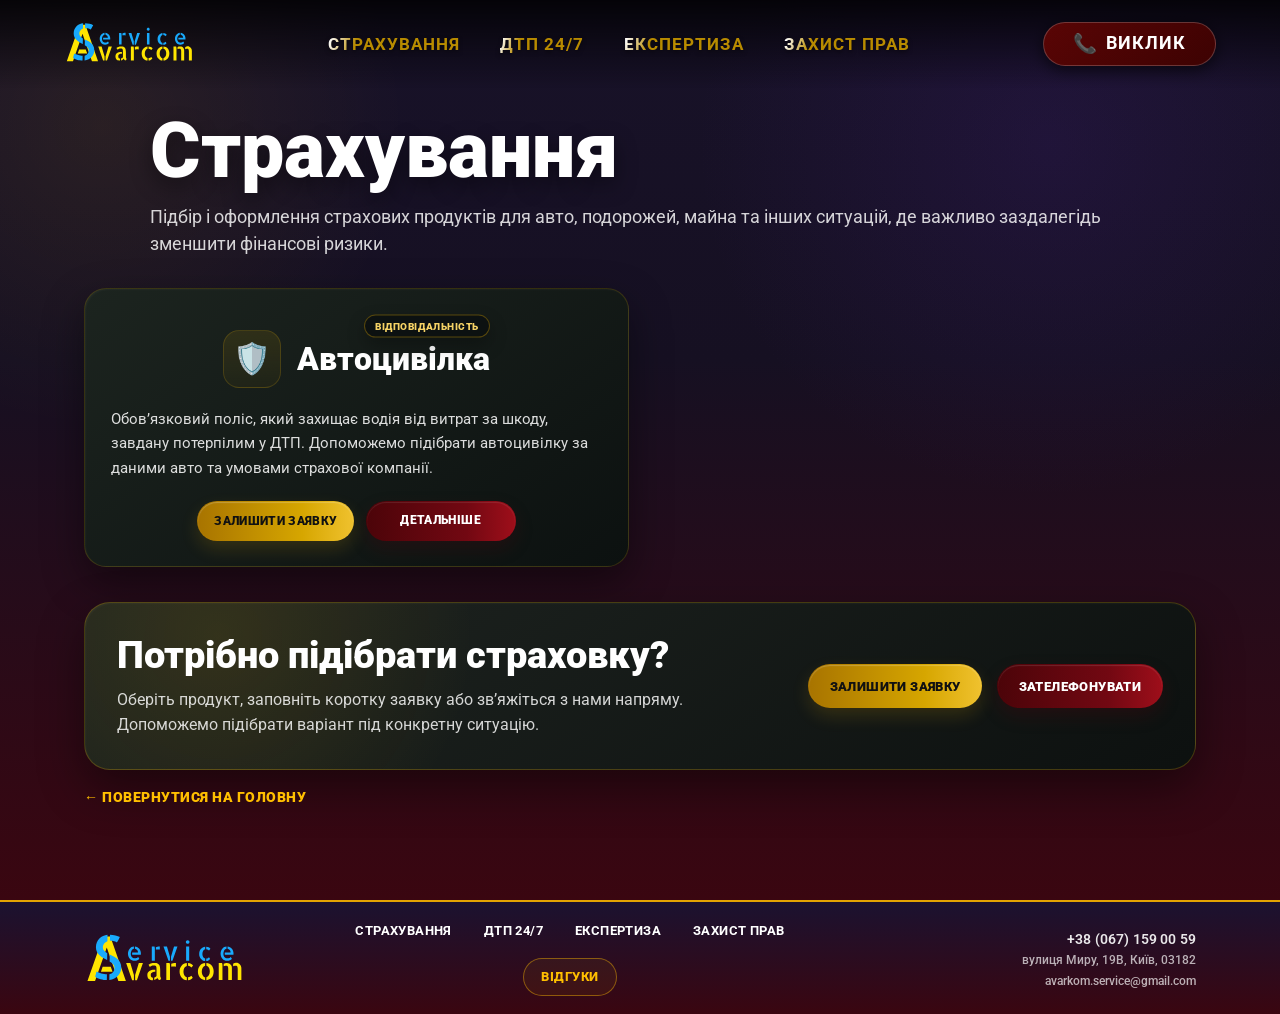
<file: insurance.html>
<!DOCTYPE html>
<html lang="uk">

<head>
	<meta charset="UTF-8">
	<meta name="viewport" content="width=device-width, initial-scale=1.0">

	<!-- Загальні стилі сайту -->
	<link rel="stylesheet" href="css/styli.css">

	<!-- Стилі сторінки страхування -->
	<link rel="stylesheet" href="css/insurance.css">
	<link rel="stylesheet" href="css/insurance-catalog.css" data-insurance-catalog-css="true">

	<!-- Іконка сайту -->
	<link rel="icon" href="img/favicon-as-final.png" type="image/png">

	<title>Страхування | Avarcom</title>
</head>

<body class="insurance-focus-mode">
	<div class="wrapper">

		<header class="header">
			<div class="header__container">

				<a href="index.html" class="header__logo">
					<img src="img/logo.svg" alt="Avarcom Service" class="logo-full">
					<img src="img/logo.svg" alt="AS" class="logo-short">
				</a>

				<div class="header__body" id="headerMenuBody">
					<nav class="header__menu menu">
						<ul class="menu__list">
							<li class="menu__item">
								<a href="insurance.html" class="menu__link">Страхування</a>
							</li>

							<li class="menu__item">
								<a href="dtp.html" class="menu__link">ДТП 24/7</a>
							</li>

							<li class="menu__item">
								<a href="expertise.html" class="menu__link">Експертиза</a>
							</li>

							<li class="menu__item">
								<a href="legal.html" class="menu__link">Захист прав</a>
							</li>

							<!-- Додаткові пункти тільки для мобільного бургер-меню -->
							<li class="menu__item menu__item--mobile-only">
								<a href="blog.html" class="menu__link menu__link--mobile-action">Блог</a>
							</li>

							<li class="menu__item menu__item--mobile-only">
								<a href="https://www.google.com/maps/place/Допомога+при+ДТП;+Отримати+страхову+виплату;+Європротокол;+Автоекспертиза./@50.407512,30.4220705,16.77z/data=!4m6!3m5!1s0x40d4c9694098ed99:0xe4cdfaa43f975a5f!8m2!3d50.4073807!4d30.422369!16s%2Fg%2F11fm_8mkvz?entry=ttu&g_ep=EgoyMDI2MDUwMi4wIKXMDSoASAFQAw%3D%3D"
									target="_blank" rel="noopener noreferrer" class="menu__link menu__link--mobile-action">
									Відгуки
								</a>
							</li>
						</ul>
					</nav>
				</div>

				<a href="tel:+380671590059" class="header__button">
					<span class="btn-icon">📞</span> Виклик
				</a>

				<button class="header__burger" type="button" aria-label="Відкрити меню">
					<span></span>
				</button>

			</div>
		</header>

		<main class="page insurance-page">

			<section class="insurance-room">
				<div class="insurance-room__container">

					<div class="insurance-room__intro">
						<h1 class="insurance-room__title">Страхування</h1>

						<p class="insurance-room__subtitle">
							Підбір і оформлення страхових продуктів для авто, подорожей, майна та інших ситуацій,
							де важливо заздалегідь зменшити фінансові ризики.
						</p>
					</div>

					<div class="insurance-products">
						<div class="insurance-products__grid">

							<article class="insurance-card insurance-card--product">
								<div class="insurance-card__top">
									<div class="insurance-card__icon">🛡️</div>

									<div class="insurance-card__heading">
										<h2 class="insurance-card__title">Автоцивілка</h2>
									</div>
								</div>

								<div class="insurance-card__content">
									<p>
										Обов’язковий поліс, який захищає водія від витрат за шкоду, завдану потерпілим у ДТП.
										Допоможемо підібрати автоцивілку за даними авто та умовами страхової компанії.
									</p>
								</div>

								<div class="insurance-card__actions-product">
									<button type="button" class="insurance-card__action insurance-card__action--calc insurance-open-modal"
										data-product="avtotsyvilka">
										Залишити заявку
									</button>

									<a href="insurance/avtotsyvilka.html" class="insurance-card__action insurance-card__action--details">
										Детальніше
									</a>
								</div>
							</article>

							<article class="insurance-card insurance-card--product">
								<div class="insurance-card__top">
									<div class="insurance-card__icon">➕</div>

									<div class="insurance-card__heading">
										<div class="insurance-card__label">Додатковий захист відповідальності</div>
										<h2 class="insurance-card__title">ДЦВ</h2>
									</div>
								</div>

								<div class="insurance-card__content">
									<p>
										Добровільне страхування цивільної відповідальності, яке доповнює автоцивілку
										та збільшує захист водія у разі серйозної ДТП.
									</p>
								</div>

								<div class="insurance-card__actions-product">
									<button type="button" class="insurance-card__action insurance-card__action--calc insurance-open-modal"
										data-product="dcv">
										Залишити заявку
									</button>

									<a href="insurance/dcv.html" class="insurance-card__action insurance-card__action--details">
										Детальніше
									</a>
								</div>
							</article>

							<article class="insurance-card insurance-card--product">
								<div class="insurance-card__top">
									<div class="insurance-card__icon">🌍</div>

									<div class="insurance-card__heading">
										<div class="insurance-card__label">Міжнародний автостраховий сертифікат</div>
										<h2 class="insurance-card__title">Зелена картка</h2>
									</div>
								</div>

								<div class="insurance-card__content">
									<p>
										Міжнародний страховий сертифікат для поїздки автомобілем за кордон.
										Важливо правильно обрати строк дії, країну та тип транспортного засобу.
									</p>
								</div>

								<div class="insurance-card__actions-product">
									<button type="button" class="insurance-card__action insurance-card__action--calc insurance-open-modal"
										data-product="green-card">
										Залишити заявку
									</button>

									<a href="insurance/green-card.html" class="insurance-card__action insurance-card__action--details">
										Детальніше
									</a>
								</div>
							</article>

							<article class="insurance-card insurance-card--product">
								<div class="insurance-card__top">
									<div class="insurance-card__icon">🚗</div>

									<div class="insurance-card__heading">
										<div class="insurance-card__label">Захист власного автомобіля</div>
										<h2 class="insurance-card__title">КАСКО</h2>
									</div>
								</div>

								<div class="insurance-card__content">
									<p>
										Добровільне страхування автомобіля від пошкодження, викрадення та інших ризиків.
										Підходить для захисту власного авто, а не лише відповідальності перед іншими.
									</p>
								</div>

								<div class="insurance-card__actions-product">
									<button type="button" class="insurance-card__action insurance-card__action--calc insurance-open-modal"
										data-product="kasko">
										Залишити заявку
									</button>

									<a href="insurance/kasko.html" class="insurance-card__action insurance-card__action--details">
										Детальніше
									</a>
								</div>
							</article>

							<article class="insurance-card insurance-card--product">
								<div class="insurance-card__top">
									<div class="insurance-card__icon">🏠</div>

									<div class="insurance-card__heading">
										<div class="insurance-card__label">Захист квартири, будинку та майна</div>
										<h2 class="insurance-card__title">Страхування майна</h2>
									</div>
								</div>

								<div class="insurance-card__content">
									<p>
										Захист квартири, будинку або іншого майна від пожежі, затоплення,
										пошкодження та інших побутових ризиків.
									</p>
								</div>

								<div class="insurance-card__actions-product">
									<button type="button" class="insurance-card__action insurance-card__action--calc insurance-open-modal"
										data-product="property">
										Залишити заявку
									</button>

									<a href="insurance/property.html" class="insurance-card__action insurance-card__action--details">
										Детальніше
									</a>
								</div>
							</article>

							<article class="insurance-card insurance-card--product">
								<div class="insurance-card__top">
									<div class="insurance-card__icon">✈️</div>

									<div class="insurance-card__heading">
										<div class="insurance-card__label">Медичний захист у подорожі</div>
										<h2 class="insurance-card__title">Туристичне страхування</h2>
									</div>
								</div>

								<div class="insurance-card__content">
									<p>
										Поліс для подорожей Україною або за кордон. Може включати медичні витрати,
										допомогу в дорозі, багаж та інші ризики.
									</p>
								</div>

								<div class="insurance-card__actions-product">
									<button type="button" class="insurance-card__action insurance-card__action--calc insurance-open-modal"
										data-product="travel">
										Залишити заявку
									</button>

									<a href="insurance/travel.html" class="insurance-card__action insurance-card__action--details">
										Детальніше
									</a>
								</div>
							</article>

							<article class="insurance-card insurance-card--product">
								<div class="insurance-card__top">
									<div class="insurance-card__icon">📌</div>

									<div class="insurance-card__heading">
										<div class="insurance-card__label">Індивідуальний підбір страхування</div>
										<h2 class="insurance-card__title">Інші види</h2>
									</div>
								</div>

								<div class="insurance-card__content">
									<p>
										Якщо потрібен інший страховий продукт, залишайте запит.
										Допоможемо підібрати варіанти та пояснити ключові умови.
									</p>
								</div>

								<div class="insurance-card__actions-product">
									<button type="button" class="insurance-card__action insurance-card__action--calc insurance-open-modal"
										data-product="other">
										Залишити заявку
									</button>

									<a href="insurance/other.html" class="insurance-card__action insurance-card__action--details">
										Детальніше
									</a>
								</div>
							</article>

						</div>
					</div>

					<section class="insurance-cta">
						<div class="insurance-cta__content">
							<h2 class="insurance-cta__title">Потрібно підібрати страховку?</h2>

							<p class="insurance-cta__text">
								Оберіть продукт, заповніть коротку заявку або зв’яжіться з нами напряму.
								Допоможемо підібрати варіант під конкретну ситуацію.
							</p>
						</div>

						<div class="insurance-cta__actions">
							<button type="button" class="insurance-button insurance-button--gold insurance-open-modal"
								data-product="avtotsyvilka">
								Залишити заявку
							</button>

							<a href="tel:+380671590059" class="insurance-button insurance-button--red">
								Зателефонувати
							</a>
						</div>
					</section>

					<div class="insurance-room__back">
						<a href="index.html" class="insurance-back-link">← Повернутися на головну</a>
					</div>

				</div>
			</section>

		</main>

		<!-- Модальне вікно: заявка на підбір страхування -->
		<div class="insurance-modal" id="insuranceModal" aria-hidden="true">

			<div class="insurance-modal__backdrop" data-insurance-close></div>

			<div class="insurance-modal__dialog" role="dialog" aria-modal="true" aria-labelledby="insuranceModalTitle">

				<div class="insurance-modal__header">
					<div>
						<div class="insurance-modal__label">Заявка на підбір</div>
						<h2 class="insurance-modal__title" id="insuranceModalTitle">Страхування</h2>

						<p class="insurance-modal__subtitle">
							Заповніть коротку форму. Точну вартість підтвердимо після перевірки даних у системі страховика.
						</p>
					</div>

					<button type="button" class="insurance-modal__close" data-insurance-close aria-label="Закрити">
						✕
					</button>
				</div>

				<div class="insurance-modal__tabs" aria-label="Вибір страхового продукту">
					<button type="button" class="insurance-modal__tab" data-product-tab="avtotsyvilka">Автоцивілка</button>
					<button type="button" class="insurance-modal__tab" data-product-tab="dcv">ДЦВ</button>
					<button type="button" class="insurance-modal__tab" data-product-tab="green-card">Зелена картка</button>
					<button type="button" class="insurance-modal__tab" data-product-tab="kasko">КАСКО</button>
					<button type="button" class="insurance-modal__tab" data-product-tab="property">Майно</button>
					<button type="button" class="insurance-modal__tab" data-product-tab="travel">Туристичне</button>
					<button type="button" class="insurance-modal__tab" data-product-tab="other">Інші види</button>
				</div>

				<div class="insurance-modal__body">

					<section class="insurance-modal__quick">
						<h3 class="insurance-modal__section-title">Швидкий зв’язок</h3>

						<div class="insurance-modal__channels">
							<a href="https://t.me/avarcom_service" target="_blank" rel="noopener noreferrer"
								class="insurance-channel">
								Telegram
							</a>

							<a href="viber://chat?number=%2B380671590059" class="insurance-channel">
								Viber
							</a>

							<a href="https://wa.me/380671590059" target="_blank" rel="noopener noreferrer" class="insurance-channel">
								WhatsApp
							</a>

							<a href="https://signal.me/#p/+380671590059" target="_blank" rel="noopener noreferrer"
								class="insurance-channel">
								Signal
							</a>

							<a href="tel:+380671590059" class="insurance-channel insurance-channel--phone">
								Зателефонувати
							</a>
						</div>
					</section>

					<form class="insurance-form" id="insuranceForm">

						<input type="hidden" name="product" id="insuranceProductInput">

						<h3 class="insurance-modal__section-title">Дані для підбору</h3>

						<div class="insurance-form__grid" id="insuranceDynamicFields">
							<!-- Поля продукту підставляються через JS -->
						</div>

						<div class="insurance-form__grid insurance-form__grid--common">

							<label class="insurance-field">
								<span>Ім’я *</span>
								<input type="text" name="name" required placeholder="Ваше ім’я">
							</label>

							<label class="insurance-field">
								<span>Email *</span>
								<input type="email" name="email" required placeholder="example@email.com">
							</label>

							<label class="insurance-field">
								<span>Телефон</span>
								<input type="tel" name="phone" placeholder="+38...">
							</label>

							<label class="insurance-field insurance-field--wide">
								<span>Коментар</span>
								<textarea name="comment" rows="3" placeholder="Додаткова інформація"></textarea>
							</label>

						</div>

						<label class="insurance-consent">
							<input type="checkbox" name="consent" required>
							<span>Погоджуюсь на обробку наданих даних для підготовки пропозиції страхування.</span>
						</label>

						<button type="submit" class="insurance-form__submit">
							Надіслати заявку
						</button>

					</form>

				</div>

			</div>
		</div>

		<footer class="footer" id="footer">
			<div class="footer__container">

				<a href="index.html" class="footer__logo">
					<img src="img/logo.svg" alt="Avarcom Service">
				</a>

				<nav class="footer__nav" aria-label="Допоміжна навігація сайту">

					<div class="footer__nav-main">
						<div class="footer__nav-row">
							<a href="insurance.html" class="footer__nav-link">Страхування</a>
							<a href="dtp.html" class="footer__nav-link">ДТП 24/7</a>
							<a href="expertise.html" class="footer__nav-link">Експертиза</a>
							<a href="legal.html" class="footer__nav-link">Захист прав</a>
						</div>
					</div>

					<div class="footer__nav-actions">
						<a href="blog.html" class="footer__pill-link">Блог</a>

						<a href="https://www.google.com/maps/place/Допомога+при+ДТП;+Отримати+страхову+виплату;+Європротокол;+Автоекспертиза./@50.407512,30.4220705,16.77z/data=!4m6!3m5!1s0x40d4c9694098ed99:0xe4cdfaa43f975a5f!8m2!3d50.4073807!4d30.422369!16s%2Fg%2F11fm_8mkvz?entry=ttu&g_ep=EgoyMDI2MDUwMi4wIKXMDSoASAFQAw%3D%3D"
							target="_blank" rel="noopener noreferrer" class="footer__pill-link">
							Відгуки
						</a>
					</div>

				</nav>

				<div class="footer__contacts">

					<a href="tel:+380671590059" class="footer__phone">
						+38 (067) 159 00 59
					</a>

					<a href="https://www.google.com/maps/dir/?api=1&destination=50.4073807,30.422369" target="_blank"
						rel="noopener noreferrer" class="footer__contact-link">
						вулиця Миру, 19В, Київ, 03182
					</a>

					<a href="mailto:avarkom.service@gmail.com" class="footer__contact-link">
						avarkom.service@gmail.com
					</a>

				</div>

			</div>
		</footer>

	</div>

	<script src="js/script.js"></script>
	<script src="js/insurance.js"></script>
</body>

</html>
</file>
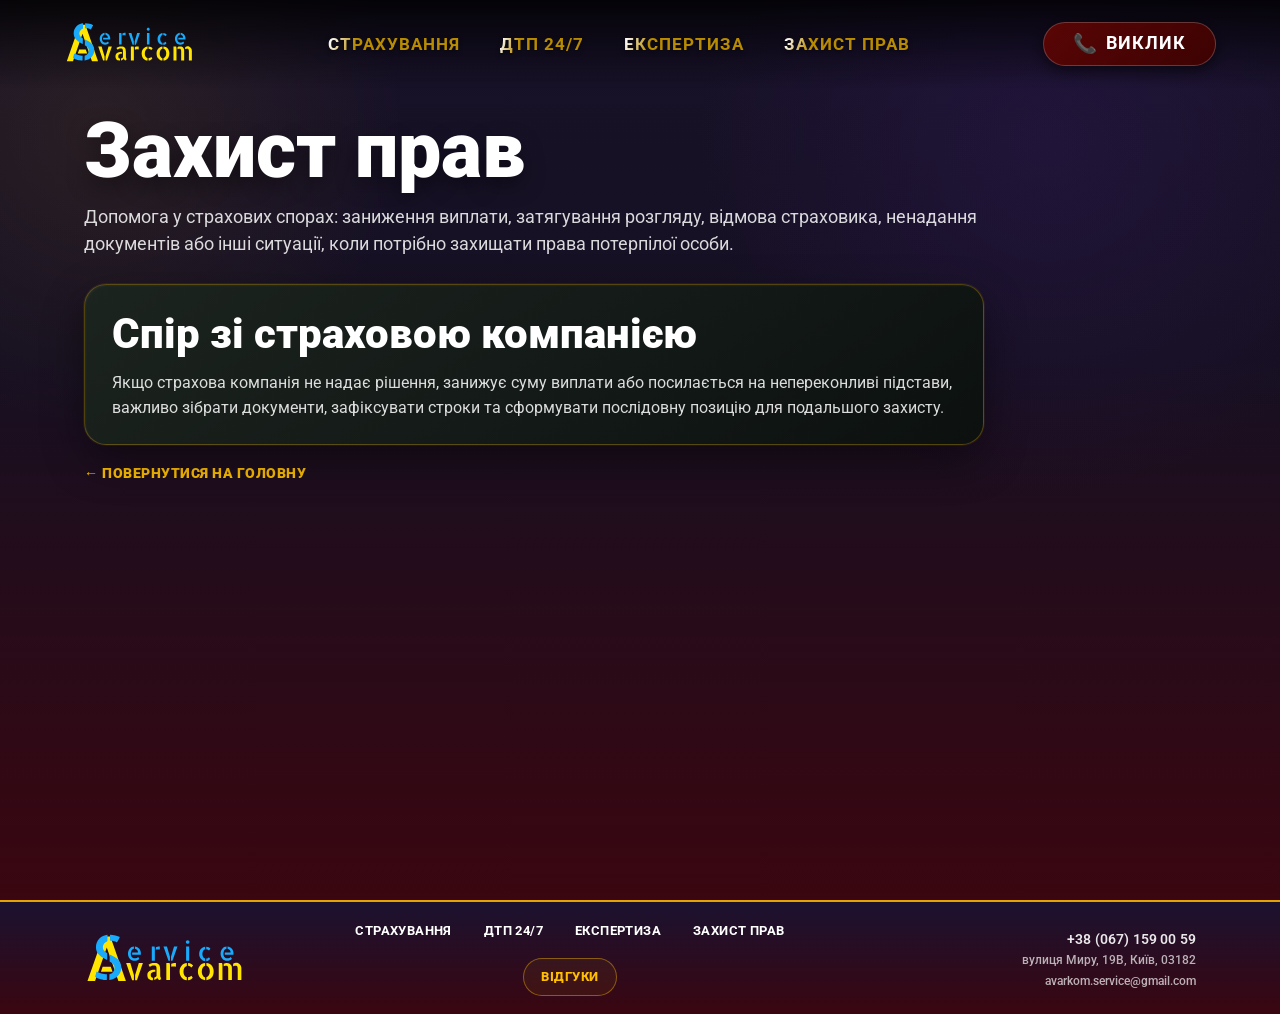
<file: legal.html>
<!DOCTYPE html>
<html lang="uk">

<head>
	<meta charset="UTF-8">
	<meta name="viewport" content="width=device-width, initial-scale=1.0">

	<link rel="stylesheet" href="css/styli.css">
	<link rel="stylesheet" href="css/legal.css">
	<link rel="stylesheet" href="css/room-cards.css">
	<link rel="icon" href="img/favicon-as-final.png" type="image/png">

	<title>Захист прав | Avarcom</title>
</head>

<body>
	<div class="wrapper">

		<header class="header">
			<div class="header__container">
				<a href="index.html" class="header__logo">
					<img src="img/logo.svg" alt="Avarcom Service" class="logo-full">
					<img src="img/logo.svg" alt="AS" class="logo-short">
				</a>
				<div class="header__body" id="headerMenuBody">
					<nav class="header__menu menu">
						<ul class="menu__list">
							<li class="menu__item"><a href="insurance.html" class="menu__link">Страхування</a></li>
							<li class="menu__item"><a href="dtp.html" class="menu__link">ДТП 24/7</a></li>
							<li class="menu__item"><a href="expertise.html" class="menu__link">Експертиза</a></li>
							<li class="menu__item"><a href="legal.html" class="menu__link">Захист прав</a></li>
							<li class="menu__item menu__item--mobile-only"><a href="blog.html" class="menu__link menu__link--mobile-action">Блог</a></li>
							<li class="menu__item menu__item--mobile-only">
								<a href="https://www.google.com/maps/place/Допомога+при+ДТП;+Отримати+страхову+виплату;+Європротокол;+Автоекспертиза./@50.407512,30.4220705,16.77z/data=!4m6!3m5!1s0x40d4c9694098ed99:0xe4cdfaa43f975a5f!8m2!3d50.4073807!4d30.422369!16s%2Fg%2F11fm_8mkvz?entry=ttu&g_ep=EgoyMDI2MDUwMi4wIKXMDSoASAFQAw%3D%3D" target="_blank" rel="noopener noreferrer" class="menu__link menu__link--mobile-action">Відгуки</a>
							</li>
						</ul>
					</nav>
				</div>
				<a href="tel:+380671590059" class="header__button"><span class="btn-icon">📞</span> Виклик</a>
				<button class="header__burger" type="button" aria-label="Відкрити меню"><span></span></button>
			</div>
		</header>

		<main class="page legal-page">
			<section class="legal-room">
				<div class="legal-room__container">
					<div class="legal-room__intro">
						<h1 class="legal-room__title">Захист прав</h1>
						<p class="legal-room__subtitle">
							Допомога у страхових спорах: заниження виплати, затягування розгляду,
							відмова страховика, ненадання документів або інші ситуації, коли потрібно захищати права потерпілої особи.
						</p>
					</div>
					<article class="legal-placeholder-card">
						<h2 class="legal-placeholder-card__title">Спір зі страховою компанією</h2>
						<p class="legal-placeholder-card__text">
							Якщо страхова компанія не надає рішення, занижує суму виплати або посилається на непереконливі підстави,
							важливо зібрати документи, зафіксувати строки та сформувати послідовну позицію для подальшого захисту.
						</p>
					</article>
					<div class="legal-room__back">
						<a href="index.html" class="legal-back-link">← Повернутися на головну</a>
					</div>
				</div>
			</section>
		</main>

		<footer class="footer" id="footer">
			<div class="footer__container">
				<a href="index.html" class="footer__logo"><img src="img/logo.svg" alt="Avarcom Service"></a>
				<nav class="footer__nav" aria-label="Допоміжна навігація сайту">
					<div class="footer__nav-main"><div class="footer__nav-row">
						<a href="insurance.html" class="footer__nav-link">Страхування</a>
						<a href="dtp.html" class="footer__nav-link">ДТП 24/7</a>
						<a href="expertise.html" class="footer__nav-link">Експертиза</a>
						<a href="legal.html" class="footer__nav-link">Захист прав</a>
					</div></div>
					<div class="footer__nav-actions">
						<a href="blog.html" class="footer__pill-link">Блог</a>
						<a href="https://www.google.com/maps/place/Допомога+при+ДТП;+Отримати+страхову+виплату;+Європротокол;+Автоекспертиза./@50.407512,30.4220705,16.77z/data=!4m6!3m5!1s0x40d4c9694098ed99:0xe4cdfaa43f975a5f!8m2!3d50.4073807!4d30.422369!16s%2Fg%2F11fm_8mkvz?entry=ttu&g_ep=EgoyMDI2MDUwMi4wIKXMDSoASAFQAw%3D%3D" target="_blank" rel="noopener noreferrer" class="footer__pill-link">Відгуки</a>
					</div>
				</nav>
				<div class="footer__contacts">
					<a href="tel:+380671590059" class="footer__phone">+38 (067) 159 00 59</a>
					<a href="https://www.google.com/maps/dir/?api=1&destination=50.4073807,30.422369" target="_blank" rel="noopener noreferrer" class="footer__contact-link">вулиця Миру, 19В, Київ, 03182</a>
					<a href="mailto:avarkom.service@gmail.com" class="footer__contact-link">avarkom.service@gmail.com</a>
				</div>
			</div>
		</footer>
	</div>
	<script src="js/script.js"></script>
</body>

</html>
</file>
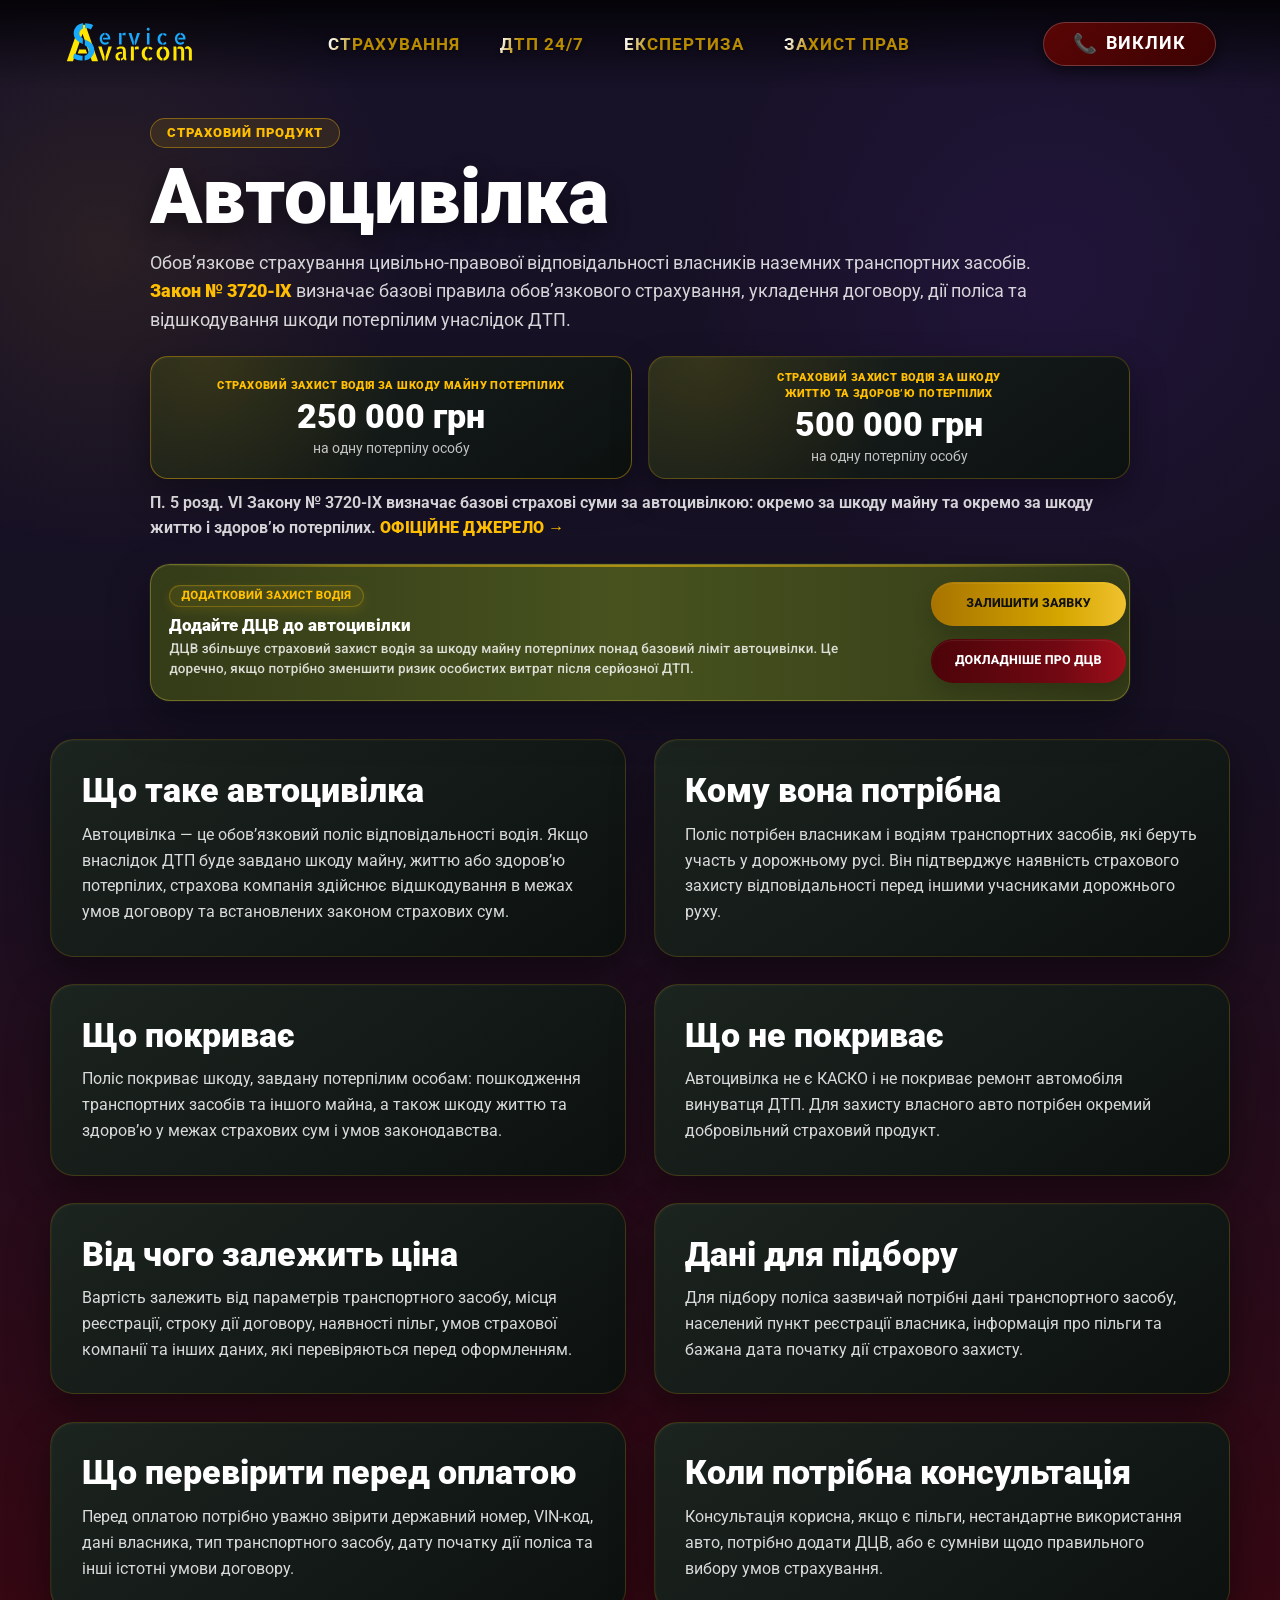
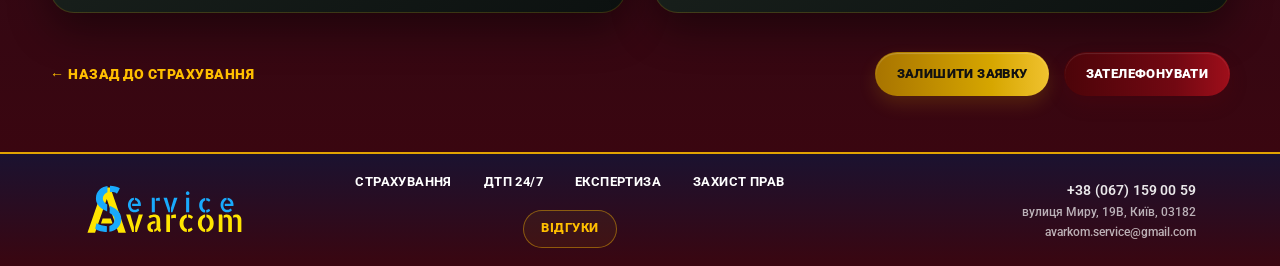
<file: insurance/avtotsyvilka.html>
<!DOCTYPE html>
<html lang="uk">

<head>
	<meta charset="UTF-8">
	<meta name="viewport" content="width=device-width, initial-scale=1.0">

	<link rel="stylesheet" href="../css/styli.css">
	<link rel="stylesheet" href="../css/insurance.css">
	<link rel="stylesheet" href="../css/insurance-product.css">

	<link rel="icon" href="../img/favicon-as-final.png" type="image/png">

	<title>Автоцивілка | Avarcom</title>
</head>

<body>
	<div class="wrapper">

		<header class="header">
			<div class="header__container">

				<a href="../index.html" class="header__logo">
					<img src="../img/logo.svg" alt="Avarcom Service" class="logo-full">
					<img src="../img/logo.svg" alt="AS" class="logo-short">
				</a>

				<div class="header__body" id="headerMenuBody">
					<nav class="header__menu menu">
						<ul class="menu__list">
							<li class="menu__item">
								<a href="../insurance.html" class="menu__link">Страхування</a>
							</li>

							<li class="menu__item">
								<a href="../dtp.html" class="menu__link">ДТП 24/7</a>
							</li>

							<li class="menu__item">
								<a href="../expertise.html" class="menu__link">Експертиза</a>
							</li>

							<li class="menu__item">
								<a href="../legal.html" class="menu__link">Захист прав</a>
							</li>

							<li class="menu__item menu__item--mobile-only">
								<a href="../blog.html" class="menu__link menu__link--mobile-action">Блог</a>
							</li>

							<li class="menu__item menu__item--mobile-only">
								<a href="https://www.google.com/maps/place/Допомога+при+ДТП;+Отримати+страхову+виплату;+Європротокол;+Автоекспертиза./@50.407512,30.4220705,16.77z/data=!4m6!3m5!1s0x40d4c9694098ed99:0xe4cdfaa43f975a5f!8m2!3d50.4073807!4d30.422369!16s%2Fg%2F11fm_8mkvz?entry=ttu&g_ep=EgoyMDI2MDUwMi4wIKXMDSoASAFQAw%3D%3D"
									target="_blank" rel="noopener noreferrer" class="menu__link menu__link--mobile-action">
									Відгуки
								</a>
							</li>
						</ul>
					</nav>
				</div>

				<a href="tel:+380671590059" class="header__button">
					<span class="btn-icon">📞</span> Виклик
				</a>

				<button class="header__burger" type="button" aria-label="Відкрити меню">
					<span></span>
				</button>

			</div>
		</header>

		<main class="page insurance-product-page">

			<section class="insurance-product">
				<div class="insurance-product__container">

					<div class="insurance-product__intro">
						<div class="insurance-product__label">Страховий продукт</div>

						<h1 class="insurance-product__title">Автоцивілка</h1>

						<p class="insurance-product__subtitle">
							Обов’язкове страхування цивільно-правової відповідальності власників наземних транспортних засобів.
							<a href="https://zakon.rada.gov.ua/laws/show/3720-20" target="_blank" rel="noopener noreferrer"
								class="insurance-product__subtitle-link">Закон № 3720-IX</a>
							визначає базові правила обов’язкового страхування, укладення договору,
							дії поліса та відшкодування шкоди потерпілим унаслідок ДТП.
						</p>

						<div class="insurance-product__limits" aria-label="Ліміти страхового покриття автоцивілки">
							<div class="insurance-product__limit-card insurance-product__limit-card--main">
								<span class="insurance-product__limit-label">Страховий захист водія за шкоду майну потерпілих</span>
								<strong>250 000 грн</strong>
								<span class="insurance-product__limit-text">на одну потерпілу особу</span>
							</div>

							<div class="insurance-product__limit-card">
								<span class="insurance-product__limit-label">Страховий захист водія за шкоду життю та здоров’ю потерпілих</span>
								<strong>500 000 грн</strong>
								<span class="insurance-product__limit-text">на одну потерпілу особу</span>
							</div>
						</div>

						<p class="insurance-product__source-note">
							П. 5 розд. VI Закону № 3720-IX визначає базові страхові суми за автоцивілкою:
							окремо за шкоду майну та окремо за шкоду життю і здоров’ю потерпілих.
							<a href="https://zakon.rada.gov.ua/laws/show/3720-20#n775" target="_blank" rel="noopener noreferrer">
								Офіційне джерело →
							</a>
						</p>

						<div class="insurance-product__dcv-hero" aria-label="Додаткове страхування цивільної відповідальності">
							<div class="insurance-product__dcv-content">
								<span class="insurance-product__dcv-label">Додатковий захист водія</span>

								<h2>Додайте ДЦВ до автоцивілки</h2>

								<p>
									ДЦВ збільшує страховий захист водія за шкоду майну потерпілих понад базовий ліміт автоцивілки.
									Це доречно, якщо потрібно зменшити ризик особистих витрат після серйозної ДТП.
								</p>
							</div>

							<div class="insurance-product__dcv-actions">
								<button type="button"
									class="insurance-button insurance-button--gold insurance-product__dcv-button insurance-open-modal"
									data-product="dcv">
									Залишити заявку
								</button>

								<a href="dcv.html" class="insurance-button insurance-button--red insurance-product__dcv-button">
									Докладніше про ДЦВ
								</a>
							</div>
						</div>
					</div>

					<div class="insurance-product__grid">

						<article class="insurance-product__card">
							<h2>Що таке автоцивілка</h2>
							<p>
								Автоцивілка — це обов’язковий поліс відповідальності водія. Якщо внаслідок ДТП буде завдано шкоду
								майну, життю або здоров’ю потерпілих, страхова компанія здійснює відшкодування в межах умов договору
								та встановлених законом страхових сум.
							</p>
						</article>

						<article class="insurance-product__card">
							<h2>Кому вона потрібна</h2>
							<p>
								Поліс потрібен власникам і водіям транспортних засобів, які беруть участь у дорожньому русі.
								Він підтверджує наявність страхового захисту відповідальності перед іншими учасниками дорожнього руху.
							</p>
						</article>

						<article class="insurance-product__card">
							<h2>Що покриває</h2>
							<p>
								Поліс покриває шкоду, завдану потерпілим особам: пошкодження транспортних засобів та іншого майна,
								а також шкоду життю та здоров’ю у межах страхових сум і умов законодавства.
							</p>
						</article>

						<article class="insurance-product__card">
							<h2>Що не покриває</h2>
							<p>
								Автоцивілка не є КАСКО і не покриває ремонт автомобіля винуватця ДТП. Для захисту власного авто
								потрібен окремий добровільний страховий продукт.
							</p>
						</article>

						<article class="insurance-product__card">
							<h2>Від чого залежить ціна</h2>
							<p>
								Вартість залежить від параметрів транспортного засобу, місця реєстрації, строку дії договору,
								наявності пільг, умов страхової компанії та інших даних, які перевіряються перед оформленням.
							</p>
						</article>

						<article class="insurance-product__card">
							<h2>Дані для підбору</h2>
							<p>
								Для підбору поліса зазвичай потрібні дані транспортного засобу, населений пункт реєстрації власника,
								інформація про пільги та бажана дата початку дії страхового захисту.
							</p>
						</article>

						<article class="insurance-product__card">
							<h2>Що перевірити перед оплатою</h2>
							<p>
								Перед оплатою потрібно уважно звірити державний номер, VIN-код, дані власника, тип транспортного засобу,
								дату початку дії поліса та інші істотні умови договору.
							</p>
						</article>

						<article class="insurance-product__card">
							<h2>Коли потрібна консультація</h2>
							<p>
								Консультація корисна, якщо є пільги, нестандартне використання авто, потрібно додати ДЦВ,
								або є сумніви щодо правильного вибору умов страхування.
							</p>
						</article>

					</div>

					<div class="insurance-product__actions">
						<a href="../insurance.html" class="insurance-product__back">
							← Назад до страхування
						</a>

						<button type="button" class="insurance-button insurance-button--gold insurance-open-modal"
							data-product="avtotsyvilka">
							Залишити заявку
						</button>

						<a href="tel:+380671590059" class="insurance-button insurance-button--red">
							Зателефонувати
						</a>
					</div>

				</div>
			</section>

		</main>

		<div class="insurance-modal" id="insuranceModal" aria-hidden="true">

			<div class="insurance-modal__backdrop" data-insurance-close></div>

			<div class="insurance-modal__dialog" role="dialog" aria-modal="true" aria-labelledby="insuranceModalTitle">

				<div class="insurance-modal__header">
					<div>
						<div class="insurance-modal__label">Заявка на підбір</div>
						<h2 class="insurance-modal__title" id="insuranceModalTitle">Страхування</h2>

						<p class="insurance-modal__subtitle">
							Заповніть коротку форму. Точну вартість підтвердимо після перевірки даних у системі страховика.
						</p>
					</div>

					<button type="button" class="insurance-modal__close" data-insurance-close aria-label="Закрити">
						✕
					</button>
				</div>

				<div class="insurance-modal__tabs" aria-label="Вибір страхового продукту">
					<button type="button" class="insurance-modal__tab" data-product-tab="avtotsyvilka">Автоцивілка</button>
					<button type="button" class="insurance-modal__tab" data-product-tab="dcv">ДЦВ</button>
					<button type="button" class="insurance-modal__tab" data-product-tab="green-card">Зелена картка</button>
					<button type="button" class="insurance-modal__tab" data-product-tab="kasko">КАСКО</button>
					<button type="button" class="insurance-modal__tab" data-product-tab="property">Майно</button>
					<button type="button" class="insurance-modal__tab" data-product-tab="travel">Туристичне</button>
					<button type="button" class="insurance-modal__tab" data-product-tab="other">Інші види</button>
				</div>

				<div class="insurance-modal__body">

					<section class="insurance-modal__quick">
						<h3 class="insurance-modal__section-title">Швидкий зв’язок</h3>

						<div class="insurance-modal__channels">
							<a href="https://t.me/avarcom_service" target="_blank" rel="noopener noreferrer"
								class="insurance-channel">
								Telegram
							</a>

							<a href="viber://chat?number=%2B380671590059" class="insurance-channel">
								Viber
							</a>

							<a href="https://wa.me/380671590059" target="_blank" rel="noopener noreferrer" class="insurance-channel">
								WhatsApp
							</a>

							<a href="https://signal.me/#p/+380671590059" target="_blank" rel="noopener noreferrer"
								class="insurance-channel">
								Signal
							</a>

							<a href="tel:+380671590059" class="insurance-channel insurance-channel--phone">
								Зателефонувати
							</a>
						</div>
					</section>

					<form class="insurance-form" id="insuranceForm">

						<input type="hidden" name="product" id="insuranceProductInput">

						<h3 class="insurance-modal__section-title">Дані для підбору</h3>

						<div class="insurance-form__grid" id="insuranceDynamicFields">
							<!-- Поля продукту підставляються через JS -->
						</div>

						<div class="insurance-form__grid insurance-form__grid--common">

							<label class="insurance-field">
								<span>Ім’я *</span>
								<input type="text" name="name" required placeholder="Ваше ім’я">
							</label>

							<label class="insurance-field">
								<span>Email *</span>
								<input type="email" name="email" required placeholder="example@email.com">
							</label>

							<label class="insurance-field">
								<span>Телефон</span>
								<input type="tel" name="phone" placeholder="+38...">
							</label>

							<label class="insurance-field insurance-field--wide">
								<span>Коментар</span>
								<textarea name="comment" rows="3" placeholder="Додаткова інформація"></textarea>
							</label>

						</div>

						<label class="insurance-consent">
							<input type="checkbox" name="consent" required>
							<span>Погоджуюсь на обробку наданих даних для підготовки пропозиції страхування.</span>
						</label>

						<button type="submit" class="insurance-form__submit">
							Надіслати заявку
						</button>

					</form>

				</div>

			</div>
		</div>

		<footer class="footer" id="footer">
			<div class="footer__container">

				<a href="../index.html" class="footer__logo">
					<img src="../img/logo.svg" alt="Avarcom Service">
				</a>

				<nav class="footer__nav" aria-label="Допоміжна навігація сайту">

					<div class="footer__nav-main">
						<div class="footer__nav-row">
							<a href="../insurance.html" class="footer__nav-link">Страхування</a>
							<a href="../dtp.html" class="footer__nav-link">ДТП 24/7</a>
							<a href="../expertise.html" class="footer__nav-link">Експертиза</a>
							<a href="../legal.html" class="footer__nav-link">Захист прав</a>
						</div>
					</div>

					<div class="footer__nav-actions">
						<a href="../blog.html" class="footer__pill-link">Блог</a>

						<a href="https://www.google.com/maps/place/Допомога+при+ДТП;+Отримати+страхову+виплату;+Європротокол;+Автоекспертиза./@50.407512,30.4220705,16.77z/data=!4m6!3m5!1s0x40d4c9694098ed99:0xe4cdfaa43f975a5f!8m2!3d50.4073807!4d30.422369!16s%2Fg%2F11fm_8mkvz?entry=ttu&g_ep=EgoyMDI2MDUwMi4wIKXMDSoASAFQAw%3D%3D"
							target="_blank" rel="noopener noreferrer" class="footer__pill-link">
							Відгуки
						</a>
					</div>

				</nav>

				<div class="footer__contacts">

					<a href="tel:+380671590059" class="footer__phone">
						+38 (067) 159 00 59
					</a>

					<a href="https://www.google.com/maps/dir/?api=1&destination=50.4073807,30.422369" target="_blank"
						rel="noopener noreferrer" class="footer__contact-link">
						вулиця Миру, 19В, Київ, 03182
					</a>

					<a href="mailto:avarkom.service@gmail.com" class="footer__contact-link">
						avarkom.service@gmail.com
					</a>

				</div>

			</div>
		</footer>

	</div>

	<script src="../js/script.js"></script>
	<script src="../js/insurance.js"></script>
</body>

</html>
</file>
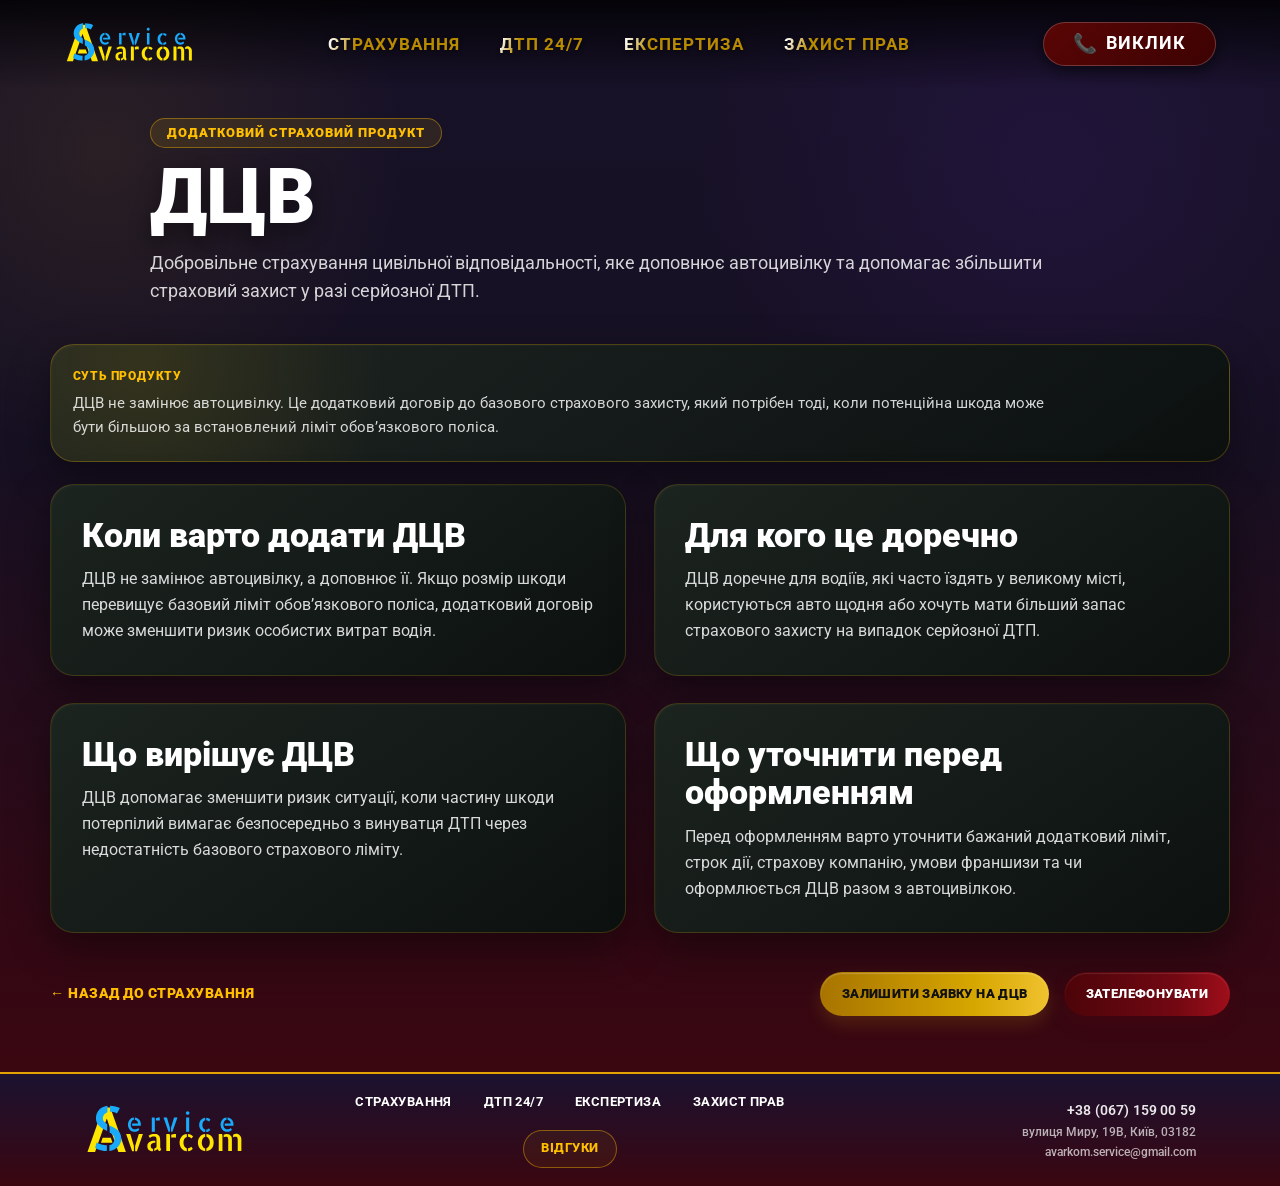
<file: insurance/dcv.html>
<!DOCTYPE html>
<html lang="uk">

<head>
	<meta charset="UTF-8">
	<meta name="viewport" content="width=device-width, initial-scale=1.0">

	<link rel="stylesheet" href="../css/styli.css">
	<link rel="stylesheet" href="../css/insurance.css">
	<link rel="stylesheet" href="../css/insurance-product.css">

	<link rel="icon" href="../img/favicon-as-final.png" type="image/png">

	<title>ДЦВ | Avarcom</title>
</head>

<body>
	<div class="wrapper">

		<header class="header">
			<div class="header__container">

				<a href="../index.html" class="header__logo">
					<img src="../img/logo.svg" alt="Avarcom Service" class="logo-full">
					<img src="../img/logo.svg" alt="AS" class="logo-short">
				</a>

				<div class="header__body" id="headerMenuBody">
					<nav class="header__menu menu">
						<ul class="menu__list">
							<li class="menu__item">
								<a href="../insurance.html" class="menu__link">Страхування</a>
							</li>

							<li class="menu__item">
								<a href="../dtp.html" class="menu__link">ДТП 24/7</a>
							</li>

							<li class="menu__item">
								<a href="../expertise.html" class="menu__link">Експертиза</a>
							</li>

							<li class="menu__item">
								<a href="../legal.html" class="menu__link">Захист прав</a>
							</li>

							<li class="menu__item menu__item--mobile-only">
								<a href="../blog.html" class="menu__link menu__link--mobile-action">Блог</a>
							</li>

							<li class="menu__item menu__item--mobile-only">
								<a href="https://www.google.com/maps/place/Допомога+при+ДТП;+Отримати+страхову+виплату;+Європротокол;+Автоекспертиза./@50.407512,30.4220705,16.77z/data=!4m6!3m5!1s0x40d4c9694098ed99:0xe4cdfaa43f975a5f!8m2!3d50.4073807!4d30.422369!16s%2Fg%2F11fm_8mkvz?entry=ttu&g_ep=EgoyMDI2MDUwMi4wIKXMDSoASAFQAw%3D%3D"
									target="_blank" rel="noopener noreferrer" class="menu__link menu__link--mobile-action">
									Відгуки
								</a>
							</li>
						</ul>
					</nav>
				</div>

				<a href="tel:+380671590059" class="header__button">
					<span class="btn-icon">📞</span> Виклик
				</a>

				<button class="header__burger" type="button" aria-label="Відкрити меню">
					<span></span>
				</button>

			</div>
		</header>

		<main class="page insurance-product-page">

			<section class="insurance-product">
				<div class="insurance-product__container">

					<div class="insurance-product__intro">
						<div class="insurance-product__label">Додатковий страховий продукт</div>

						<h1 class="insurance-product__title">ДЦВ</h1>

						<p class="insurance-product__subtitle">
							Добровільне страхування цивільної відповідальності, яке доповнює автоцивілку
							та допомагає збільшити страховий захист у разі серйозної ДТП.
						</p>
					</div>

					<div class="insurance-product__legal-note">
						<div class="insurance-product__legal-label">Суть продукту</div>

						<p>
							ДЦВ не замінює автоцивілку. Це додатковий договір до базового страхового захисту,
							який потрібен тоді, коли потенційна шкода може бути більшою за встановлений ліміт
							обов’язкового поліса.
						</p>
					</div>

					<div class="insurance-product__grid">

						<article class="insurance-product__card">
							<h2>Коли варто додати ДЦВ</h2>

							<p>
								ДЦВ не замінює автоцивілку, а доповнює її. Якщо розмір шкоди перевищує базовий ліміт
								обов’язкового поліса, додатковий договір може зменшити ризик особистих витрат водія.
							</p>
						</article>

						<article class="insurance-product__card">
							<h2>Для кого це доречно</h2>

							<p>
								ДЦВ доречне для водіїв, які часто їздять у великому місті, користуються авто щодня
								або хочуть мати більший запас страхового захисту на випадок серйозної ДТП.
							</p>
						</article>

						<article class="insurance-product__card">
							<h2>Що вирішує ДЦВ</h2>

							<p>
								ДЦВ допомагає зменшити ризик ситуації, коли частину шкоди потерпілий вимагає безпосередньо
								з винуватця ДТП через недостатність базового страхового ліміту.
							</p>
						</article>

						<article class="insurance-product__card">
							<h2>Що уточнити перед оформленням</h2>

							<p>
								Перед оформленням варто уточнити бажаний додатковий ліміт, строк дії,
								страхову компанію, умови франшизи та чи оформлюється ДЦВ разом з автоцивілкою.
							</p>
						</article>

					</div>

					<div class="insurance-product__actions">
						<a href="../insurance.html" class="insurance-product__back">
							← Назад до страхування
						</a>

						<button type="button" class="insurance-button insurance-button--gold insurance-open-modal"
							data-product="dcv">
							Залишити заявку на ДЦВ
						</button>

						<a href="tel:+380671590059" class="insurance-button insurance-button--red">
							Зателефонувати
						</a>
					</div>

				</div>
			</section>

		</main>

		<div class="insurance-modal" id="insuranceModal" aria-hidden="true">

			<div class="insurance-modal__backdrop" data-insurance-close></div>

			<div class="insurance-modal__dialog" role="dialog" aria-modal="true" aria-labelledby="insuranceModalTitle">

				<div class="insurance-modal__header">
					<div>
						<div class="insurance-modal__label">Заявка на підбір</div>
						<h2 class="insurance-modal__title" id="insuranceModalTitle">Страхування</h2>

						<p class="insurance-modal__subtitle">
							Заповніть коротку форму. Точну вартість підтвердимо після перевірки даних у системі страховика.
						</p>
					</div>

					<button type="button" class="insurance-modal__close" data-insurance-close aria-label="Закрити">
						✕
					</button>
				</div>

				<div class="insurance-modal__tabs" aria-label="Вибір страхового продукту">
					<button type="button" class="insurance-modal__tab" data-product-tab="avtotsyvilka">Автоцивілка</button>
					<button type="button" class="insurance-modal__tab" data-product-tab="dcv">ДЦВ</button>
					<button type="button" class="insurance-modal__tab" data-product-tab="green-card">Зелена картка</button>
					<button type="button" class="insurance-modal__tab" data-product-tab="kasko">КАСКО</button>
					<button type="button" class="insurance-modal__tab" data-product-tab="property">Майно</button>
					<button type="button" class="insurance-modal__tab" data-product-tab="travel">Туристичне</button>
					<button type="button" class="insurance-modal__tab" data-product-tab="other">Інші види</button>
				</div>

				<div class="insurance-modal__body">

					<section class="insurance-modal__quick">
						<h3 class="insurance-modal__section-title">Швидкий зв’язок</h3>

						<div class="insurance-modal__channels">
							<a href="https://t.me/avarcom_service" target="_blank" rel="noopener noreferrer"
								class="insurance-channel">
								Telegram
							</a>

							<a href="viber://chat?number=%2B380671590059" class="insurance-channel">
								Viber
							</a>

							<a href="https://wa.me/380671590059" target="_blank" rel="noopener noreferrer" class="insurance-channel">
								WhatsApp
							</a>

							<a href="https://signal.me/#p/+380671590059" target="_blank" rel="noopener noreferrer"
								class="insurance-channel">
								Signal
							</a>

							<a href="tel:+380671590059" class="insurance-channel insurance-channel--phone">
								Зателефонувати
							</a>
						</div>
					</section>

					<form class="insurance-form" id="insuranceForm">

						<input type="hidden" name="product" id="insuranceProductInput">

						<h3 class="insurance-modal__section-title">Дані для підбору</h3>

						<div class="insurance-form__grid" id="insuranceDynamicFields">
							<!-- Поля продукту підставляються через JS -->
						</div>

						<div class="insurance-form__grid insurance-form__grid--common">

							<label class="insurance-field">
								<span>Ім’я *</span>
								<input type="text" name="name" required placeholder="Ваше ім’я">
							</label>

							<label class="insurance-field">
								<span>Email *</span>
								<input type="email" name="email" required placeholder="example@email.com">
							</label>

							<label class="insurance-field">
								<span>Телефон</span>
								<input type="tel" name="phone" placeholder="+38...">
							</label>

							<label class="insurance-field insurance-field--wide">
								<span>Коментар</span>
								<textarea name="comment" rows="3" placeholder="Додаткова інформація"></textarea>
							</label>

						</div>

						<label class="insurance-consent">
							<input type="checkbox" name="consent" required>
							<span>Погоджуюсь на обробку наданих даних для підготовки пропозиції страхування.</span>
						</label>

						<button type="submit" class="insurance-form__submit">
							Надіслати заявку
						</button>

					</form>

				</div>

			</div>
		</div>

		<footer class="footer" id="footer">
			<div class="footer__container">

				<a href="../index.html" class="footer__logo">
					<img src="../img/logo.svg" alt="Avarcom Service">
				</a>

				<nav class="footer__nav" aria-label="Допоміжна навігація сайту">

					<div class="footer__nav-main">
						<div class="footer__nav-row">
							<a href="../insurance.html" class="footer__nav-link">Страхування</a>
							<a href="../dtp.html" class="footer__nav-link">ДТП 24/7</a>
							<a href="../expertise.html" class="footer__nav-link">Експертиза</a>
							<a href="../legal.html" class="footer__nav-link">Захист прав</a>
						</div>
					</div>

					<div class="footer__nav-actions">
						<a href="../blog.html" class="footer__pill-link">Блог</a>

						<a href="https://www.google.com/maps/place/Допомога+при+ДТП;+Отримати+страхову+виплату;+Європротокол;+Автоекспертиза./@50.407512,30.4220705,16.77z/data=!4m6!3m5!1s0x40d4c9694098ed99:0xe4cdfaa43f975a5f!8m2!3d50.4073807!4d30.422369!16s%2Fg%2F11fm_8mkvz?entry=ttu&g_ep=EgoyMDI2MDUwMi4wIKXMDSoASAFQAw%3D%3D"
							target="_blank" rel="noopener noreferrer" class="footer__pill-link">
							Відгуки
						</a>
					</div>

				</nav>

				<div class="footer__contacts">

					<a href="tel:+380671590059" class="footer__phone">
						+38 (067) 159 00 59
					</a>

					<a href="https://www.google.com/maps/dir/?api=1&destination=50.4073807,30.422369" target="_blank"
						rel="noopener noreferrer" class="footer__contact-link">
						вулиця Миру, 19В, Київ, 03182
					</a>

					<a href="mailto:avarkom.service@gmail.com" class="footer__contact-link">
						avarkom.service@gmail.com
					</a>

				</div>

			</div>
		</footer>

	</div>

	<script src="../js/script.js"></script>
	<script src="../js/insurance.js"></script>
</body>

</html>
</file>
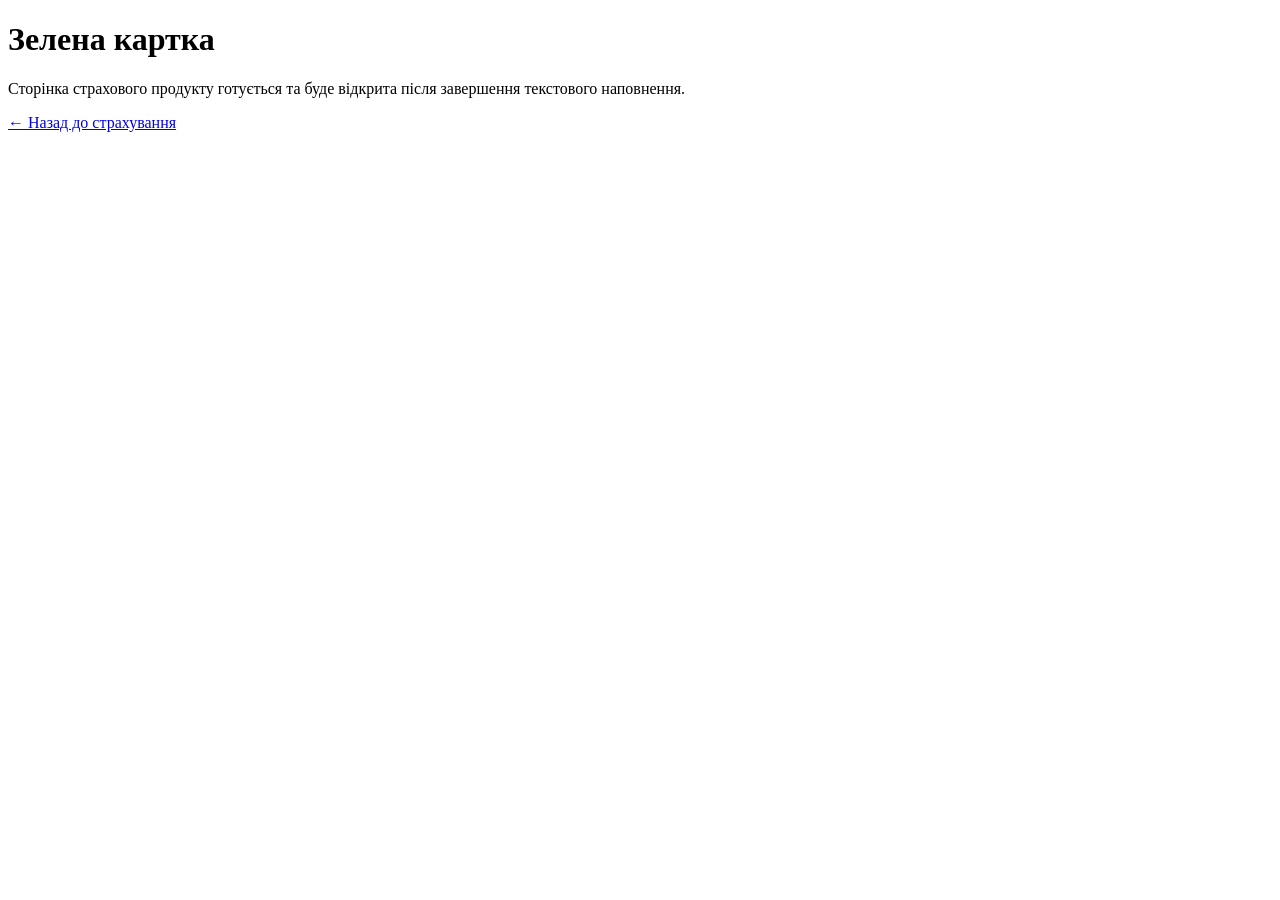
<file: insurance/green-card.html>
<!DOCTYPE html>
<html lang="uk">

<head>
	<meta charset="UTF-8">
	<meta name="viewport" content="width=device-width, initial-scale=1.0">
	<meta name="robots" content="noindex, nofollow">
	<title>Зелена картка | Avarcom</title>
</head>

<body>
	<main>
		<h1>Зелена картка</h1>
		<p>Сторінка страхового продукту готується та буде відкрита після завершення текстового наповнення.</p>
		<a href="../insurance.html">← Назад до страхування</a>
	</main>
</body>

</html>
</file>
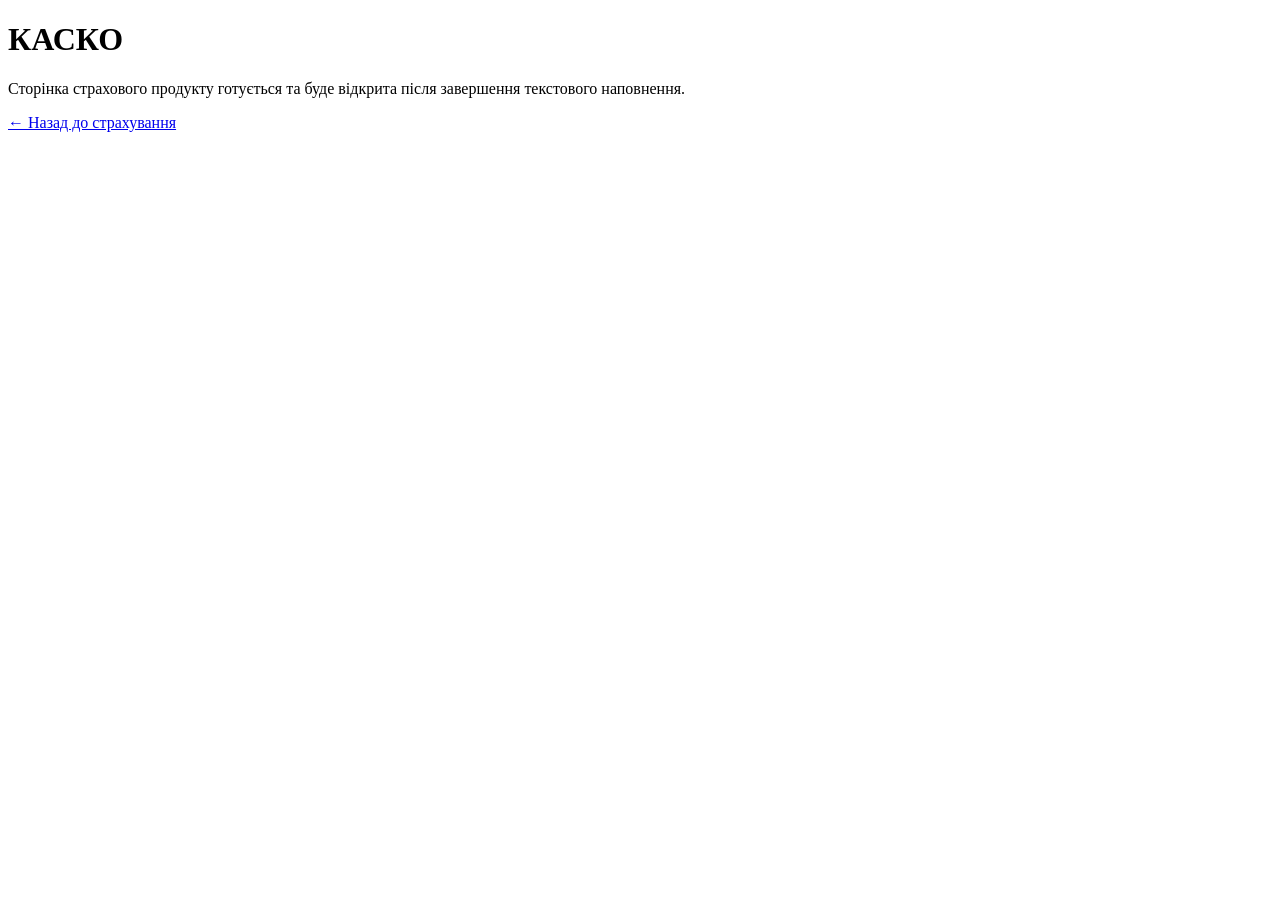
<file: insurance/kasko.html>
<!DOCTYPE html>
<html lang="uk">

<head>
	<meta charset="UTF-8">
	<meta name="viewport" content="width=device-width, initial-scale=1.0">
	<meta name="robots" content="noindex, nofollow">
	<title>КАСКО | Avarcom</title>
</head>

<body>
	<main>
		<h1>КАСКО</h1>
		<p>Сторінка страхового продукту готується та буде відкрита після завершення текстового наповнення.</p>
		<a href="../insurance.html">← Назад до страхування</a>
	</main>
</body>

</html>
</file>
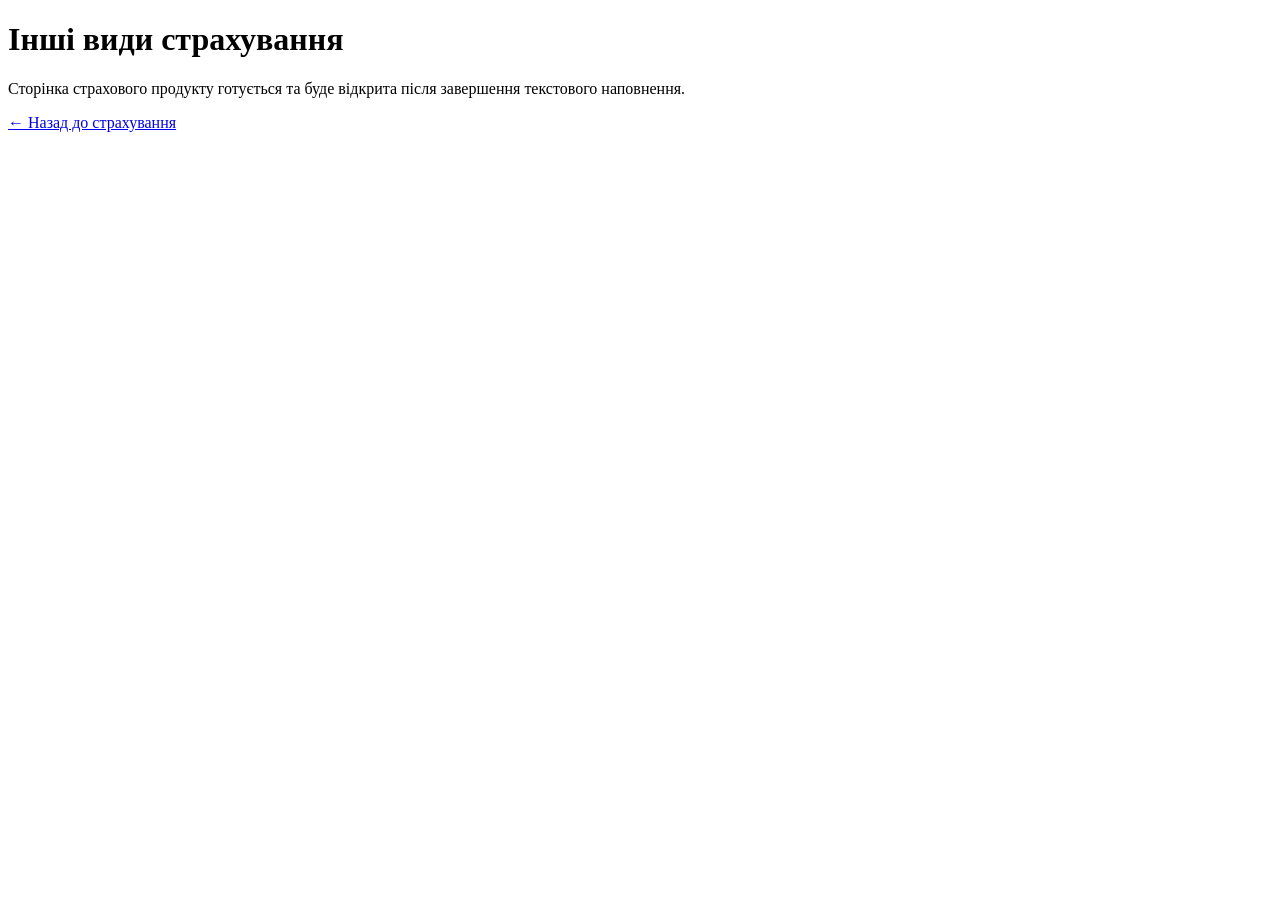
<file: insurance/other.html>
<!DOCTYPE html>
<html lang="uk">

<head>
	<meta charset="UTF-8">
	<meta name="viewport" content="width=device-width, initial-scale=1.0">
	<meta name="robots" content="noindex, nofollow">
	<title>Інші види страхування | Avarcom</title>
</head>

<body>
	<main>
		<h1>Інші види страхування</h1>
		<p>Сторінка страхового продукту готується та буде відкрита після завершення текстового наповнення.</p>
		<a href="../insurance.html">← Назад до страхування</a>
	</main>
</body>

</html>
</file>
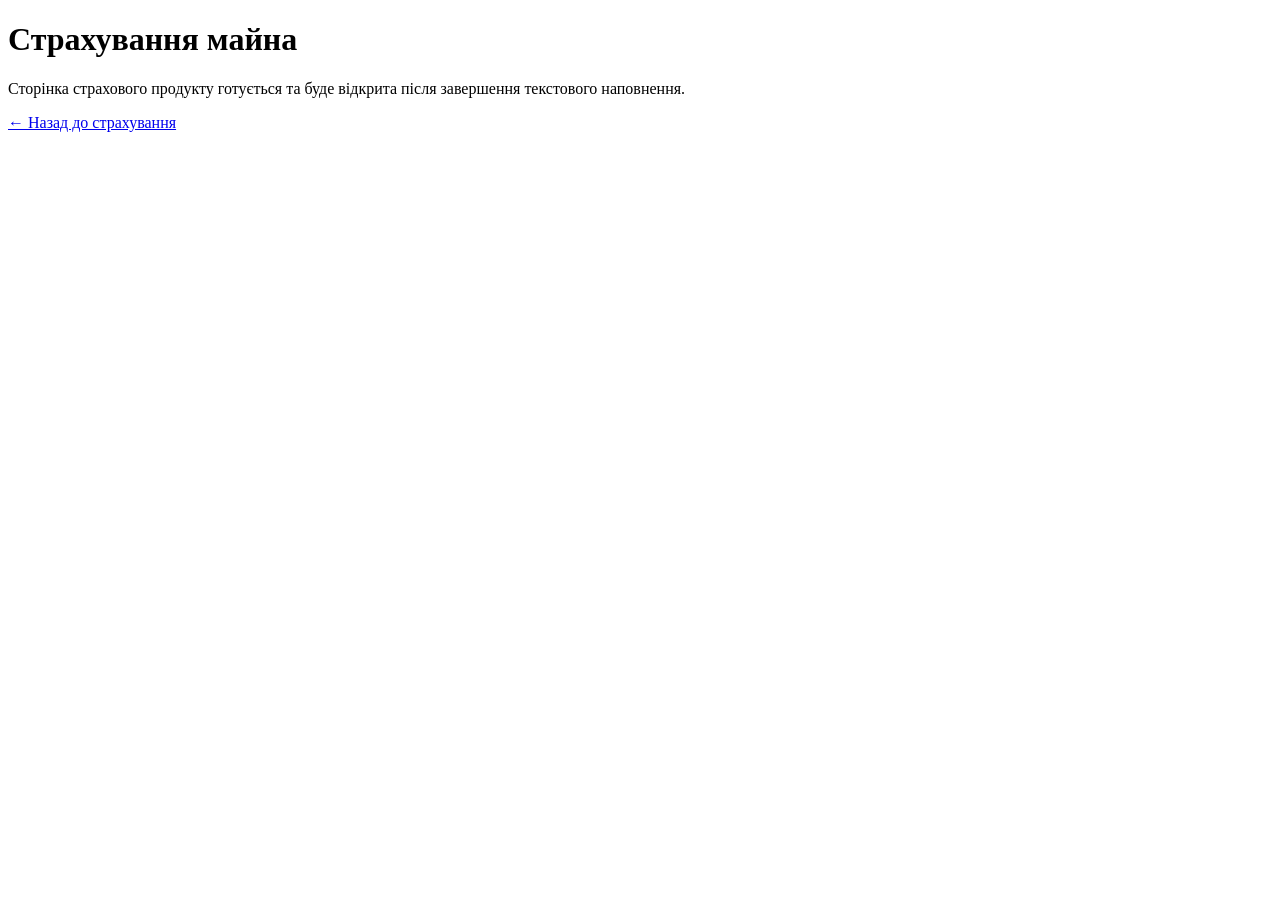
<file: insurance/property.html>
<!DOCTYPE html>
<html lang="uk">

<head>
	<meta charset="UTF-8">
	<meta name="viewport" content="width=device-width, initial-scale=1.0">
	<meta name="robots" content="noindex, nofollow">
	<title>Страхування майна | Avarcom</title>
</head>

<body>
	<main>
		<h1>Страхування майна</h1>
		<p>Сторінка страхового продукту готується та буде відкрита після завершення текстового наповнення.</p>
		<a href="../insurance.html">← Назад до страхування</a>
	</main>
</body>

</html>
</file>
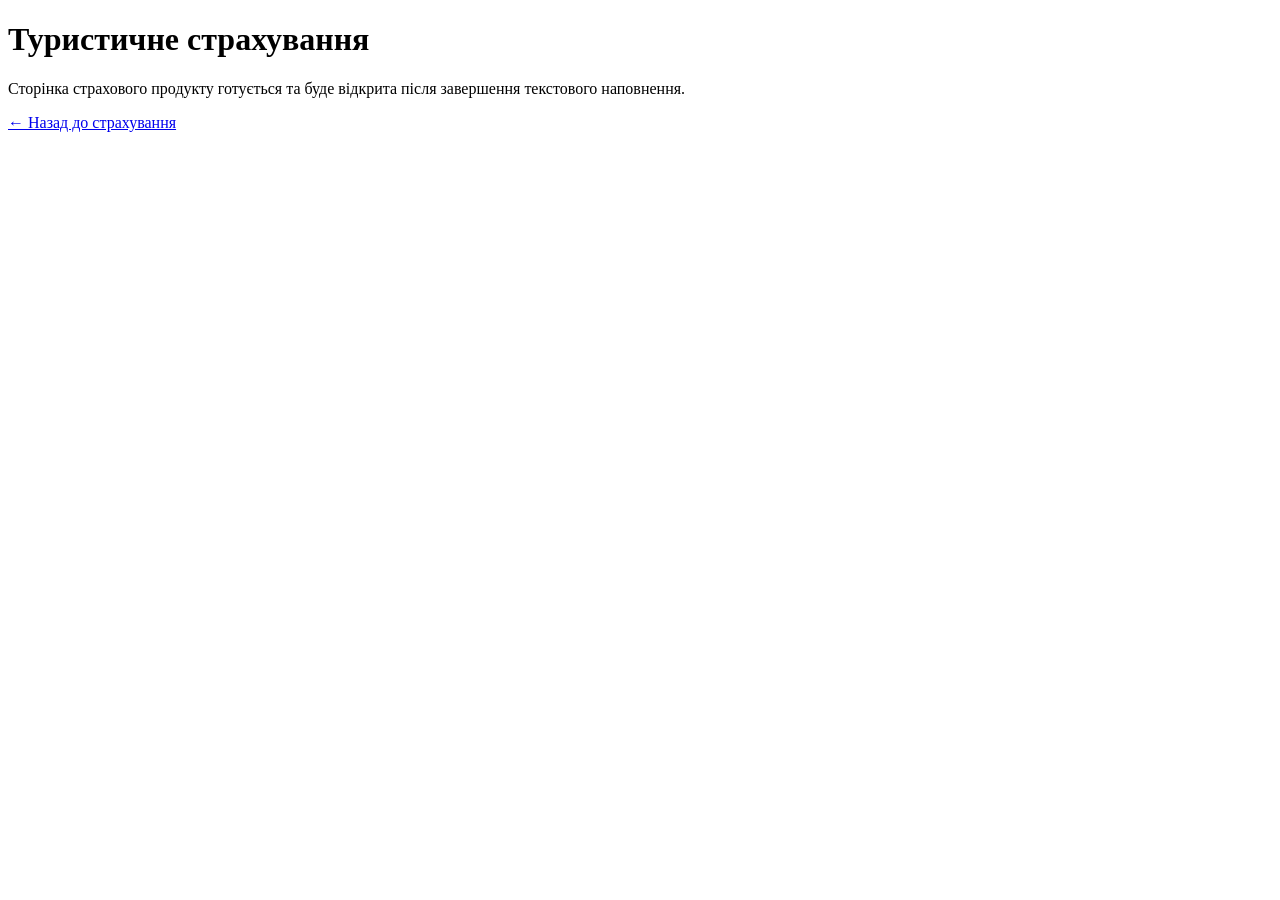
<file: insurance/travel.html>
<!DOCTYPE html>
<html lang="uk">

<head>
	<meta charset="UTF-8">
	<meta name="viewport" content="width=device-width, initial-scale=1.0">
	<meta name="robots" content="noindex, nofollow">
	<title>Туристичне страхування | Avarcom</title>
</head>

<body>
	<main>
		<h1>Туристичне страхування</h1>
		<p>Сторінка страхового продукту готується та буде відкрита після завершення текстового наповнення.</p>
		<a href="../insurance.html">← Назад до страхування</a>
	</main>
</body>

</html>
</file>
<file: css/styli.css>
@import url("https://fonts.googleapis.com/css2?family=Roboto:wght@400;500;700;900&display=swap");
@import url("./styli-core.css");

/* ======================================================================== */
/* ГЛОБАЛЬНА ТОЧКА ВХОДУ: НОРМАЛІЗАЦІЯ ТА СПІЛЬНА АДАПТИВНІСТЬ */
/* ======================================================================== */

html {
	overflow-x: clip;
}

body,
.wrapper {
	min-height: 100vh;
	min-height: 100dvh;
}

/* Видимий фокус для клавіатурної навігації. */
a:focus-visible,
button:focus-visible,
input:focus-visible,
select:focus-visible,
textarea:focus-visible {
	outline: 2px solid var(--color-gold);
	outline-offset: 3px;
}

/* Другий рядок hero: жовтий акцент із блакитною напрямною лінією. */
.main-section .hero-title > span {
	position: relative;
	display: block;
	width: fit-content;
	max-width: 100%;
	padding-bottom: 0.72rem;
	color: var(--color-gold);
	font-weight: 700;
	letter-spacing: -0.02em;
	-webkit-text-stroke: 0;
	text-shadow: 0 2px 10px rgba(0, 0, 0, 0.24);
	-webkit-font-smoothing: antialiased;
}

.main-section .hero-title > span::before {
	content: "";
	position: absolute;
	left: 0;
	right: 0;
	bottom: 0.2rem;
	height: 2px;
	border-radius: 999px;
	background: linear-gradient(
		90deg,
		#14a8ff 0%,
		#078bd9 72%,
		rgba(7, 139, 217, 0.32) 100%
	);
	box-shadow: 0 0 8px rgba(20, 168, 255, 0.26);
}

@media (max-width: 992px) {
	.main-section .hero-title > span {
		margin-inline: auto;
	}
}

@media (max-width: 420px) {
	.main-section .hero-title > span {
		padding-bottom: 0.58rem;
	}

	.main-section .hero-title > span::before {
		right: 0;
		bottom: 0.14rem;
	}
}

/* Повний логотип зберігається до фактичного дефіциту місця. */
@media (min-width: 871px) and (max-width: 992px) {
	.logo-full {
		display: block !important;
		width: clamp(96px, 10.5vw, 104px);
	}

	.logo-short {
		display: none !important;
	}
}

/* Короткий логотип використовується лише перед переходом у бургер. */
@media (min-width: 801px) and (max-width: 870px) {
	.logo-full {
		display: none !important;
	}

	.logo-short {
		display: block !important;
		width: 37.3px;
		height: 50px;
	}

	.header__body {
		transform: translateX(clamp(0px, calc(57.97vw - 464.35px), 40px));
	}
}

/* Бургер-режим: повний логотип і стабільна висота мобільного viewport. */
@media (max-width: 800px) {
	.logo-full {
		display: block !important;
		width: 110px;
	}

	.logo-short {
		display: none !important;
	}

	.header__body {
		height: 100vh;
		height: 100dvh;
		transform: none;
	}
}

/* На найвужчих екранах знову використовується компактний знак AS. */
@media (max-width: 355px) {
	.logo-full {
		display: none !important;
	}

	.logo-short {
		display: block !important;
		width: 35px;
		height: 48px;
	}

	.header__button {
		padding: 0.5rem 0.8rem;
		font-size: 0.85rem;
		gap: 5px;
	}
}

/* Поважаємо системне налаштування зменшення руху. */
@media (prefers-reduced-motion: reduce) {
	html {
		scroll-behavior: auto;
	}

	*,
	*::before,
	*::after {
		animation-duration: 0.01ms !important;
		animation-iteration-count: 1 !important;
		transition-duration: 0.01ms !important;
		scroll-behavior: auto !important;
	}
}
</file>
<file: css/blog.css>
/* ======================================================================== */
/* СТОРІНКА: БЛОГ */
/* Файл: css/blog.css */
/* ======================================================================== */

.blog-page {
	min-height: 100vh;
	padding-top: 7.2rem;
	padding-bottom: 3.2rem;
	background:
		radial-gradient(circle at 8% 14%, rgba(255, 191, 0, 0.08), transparent 19rem),
		radial-gradient(circle at 82% 16%, rgba(75, 34, 143, 0.18), transparent 22rem),
		linear-gradient(180deg, #181229 0%, #161022 40%, #3a0610 100%);
}

.blog-room {
	position: relative;
	z-index: 5;
}

.blog-room__container {
	width: min(100% - 2rem, 1240px);
	margin: 0 auto;
}

.blog-room__intro {
	max-width: 980px;
	margin: 0 0 1.6rem 0;
}

.blog-room__label {
	display: inline-flex;
	align-items: center;
	justify-content: center;
	margin-bottom: 0.85rem;
	padding: 0.45rem 1rem;
	border-radius: 50px;
	border: 1px solid rgba(255, 191, 0, 0.38);
	background: rgba(255, 191, 0, 0.10);
	color: var(--color-gold);
	font-size: 0.8rem;
	font-weight: 900;
	text-transform: uppercase;
	letter-spacing: 1px;
}

.blog-room__title {
	color: #ffffff;
	font-size: clamp(2.6rem, 6vw, 4.8rem);
	line-height: 0.95;
	font-weight: 900;
	margin-bottom: 0.9rem;
	text-shadow: 0 8px 22px rgba(0, 0, 0, 0.45);
}

.blog-room__subtitle {
	max-width: 980px;
	color: rgba(255, 255, 255, 0.84);
	font-size: clamp(1rem, 1.4vw, 1.18rem);
	line-height: 1.55;
}

/* Картка задач блогу */
.blog-task-card {
	max-width: 960px;
	padding: 1.7rem 1.7rem 1.5rem;
	border-radius: 22px;
	background: linear-gradient(145deg, #1c241f 0%, #0c1110 100%);
	border: 1px solid rgba(255, 191, 0, 0.28);
	box-shadow:
		0 16px 42px rgba(0, 0, 0, 0.42),
		0 0 0 1px rgba(255, 191, 0, 0.08),
		inset 1px 1px 2px rgba(255, 255, 255, 0.05);
	transition:
		transform 0.55s cubic-bezier(0.22, 1, 0.36, 1),
		box-shadow 0.55s cubic-bezier(0.22, 1, 0.36, 1),
		border-color 0.55s cubic-bezier(0.22, 1, 0.36, 1);
}

@media (hover: hover) {
	.blog-task-card:hover {
		transform: translateY(-7px) translateX(6px);
		border-color: rgba(255, 215, 0, 0.62);
		box-shadow:
			0 26px 60px rgba(0, 0, 0, 0.52),
			0 0 0 2px rgba(255, 191, 0, 0.24),
			0 0 26px rgba(255, 191, 0, 0.16),
			inset 1px 1px 2px rgba(255, 255, 255, 0.06);
	}
}

.blog-task-card__title {
	color: #ffffff;
	font-size: clamp(1.8rem, 3.6vw, 2.6rem);
	line-height: 1.08;
	font-weight: 900;
	margin-bottom: 1rem;
}

/* Список задач */
.blog-task-list {
	display: grid;
	gap: 0.75rem;
	padding-left: 0;
	list-style: none;
}

.blog-task-list li {
	position: relative;
	padding-left: 1.45rem;
	color: rgba(255, 255, 255, 0.85);
	font-size: clamp(0.98rem, 1.1vw, 1.05rem);
	line-height: 1.55;
}

.blog-task-list li::before {
	content: "";
	position: absolute;
	left: 0;
	top: 0.62em;
	width: 0.55rem;
	height: 0.55rem;
	border-radius: 50%;
	background: var(--color-gold);
	box-shadow: 0 0 12px rgba(255, 191, 0, 0.35);
}

/* Повернення */
.blog-room__back {
	margin-top: 1.2rem;
}

.blog-back-link {
	display: inline-flex;
	align-items: center;
	color: var(--color-gold);
	font-size: 0.88rem;
	font-weight: 900;
	text-transform: uppercase;
	letter-spacing: 0.5px;
	transition:
		color 0.45s ease,
		transform 0.45s cubic-bezier(0.22, 1, 0.36, 1);
}

.blog-back-link:hover {
	color: var(--color-gold-hover);
	transform: translateX(-4px);
}

/* ======================================================================== */
/* АДАПТИВНІСТЬ */
/* ======================================================================== */

@media (max-width: 900px) {
	.blog-page {
		padding-top: 6.6rem;
		padding-bottom: 3rem;
	}

	.blog-room__intro {
		max-width: 100%;
		margin-bottom: 1.6rem;
	}

	.blog-task-card {
		max-width: 100%;
		padding: 1.6rem 1.4rem;
	}
}

@media (max-width: 640px) {
	.blog-page {
		padding-top: 5.9rem;
	}

	.blog-room__intro {
		text-align: center;
	}

	.blog-room__subtitle {
		margin-left: auto;
		margin-right: auto;
	}

	.blog-task-card {
		border-radius: 18px;
		padding: 1.35rem 1.1rem;
	}

	.blog-room__back {
		text-align: center;
	}
}
</file>
<file: css/dtp.css>
/* ======================================================================== */
/* СТОРІНКА: ДТП 24/7 */
/* Файл: css/dtp.css */
/* ======================================================================== */

.dtp-page {
  min-height: 100vh;
  padding-top: 7.2rem;
  padding-bottom: 3.2rem;
  background:
    radial-gradient(circle at 8% 14%, rgba(255, 191, 0, 0.08), transparent 19rem),
    radial-gradient(circle at 82% 16%, rgba(75, 34, 143, 0.18), transparent 22rem),
    linear-gradient(180deg, #181229 0%, #161022 40%, #3a0610 100%);
}

.dtp-room {
  position: relative;
  z-index: 5;
}

.dtp-room__container {
  width: min(100% - 2rem, 1240px);
  margin: 0 auto;
}

.dtp-room__intro {
  max-width: 900px;
  margin: 0 0 1.6rem 0;
}

.dtp-room__label {
  display: inline-flex;
  align-items: center;
  justify-content: center;
  margin-bottom: 0.85rem;
  padding: 0.45rem 1rem;
  border-radius: 50px;
  border: 1px solid rgba(255, 191, 0, 0.38);
  background: rgba(255, 191, 0, 0.10);
  color: var(--color-gold);
  font-size: 0.8rem;
  font-weight: 900;
  text-transform: uppercase;
  letter-spacing: 1px;
}

.dtp-room__title {
  color: #ffffff;
  font-size: clamp(2.6rem, 6vw, 4.8rem);
  line-height: 0.95;
  font-weight: 900;
  margin-bottom: 0.9rem;
  text-shadow: 0 8px 22px rgba(0, 0, 0, 0.45);
}

.dtp-room__subtitle {
  max-width: 980px;
  color: rgba(255, 255, 255, 0.84);
  font-size: clamp(1rem, 1.4vw, 1.18rem);
  line-height: 1.55;
}

.dtp-placeholder-card {
  max-width: 900px;
  padding: 1.7rem 1.7rem 1.5rem;
  border-radius: 22px;
  background: linear-gradient(145deg, #1c241f 0%, #0c1110 100%);
  border: 1px solid rgba(255, 191, 0, 0.16);
  box-shadow:
    0 16px 42px rgba(0, 0, 0, 0.42),
    inset 1px 1px 2px rgba(255, 255, 255, 0.04);
  transition:
    transform 0.35s ease,
    box-shadow 0.35s ease,
    border-color 0.35s ease;
}

@media (hover: hover) {
  .dtp-placeholder-card:hover {
    transform: translateY(-7px) translateX(6px);
    border-color: rgba(255, 191, 0, 0.30);
    box-shadow:
      0 24px 54px rgba(0, 0, 0, 0.48),
      0 0 0 1px rgba(255, 191, 0, 0.08),
      inset 1px 1px 2px rgba(255, 255, 255, 0.05);
  }
}

.dtp-placeholder-card__title {
  color: #ffffff;
  font-size: clamp(1.8rem, 3.6vw, 2.6rem);
  line-height: 1.08;
  font-weight: 900;
  margin-bottom: 0.8rem;
}

.dtp-placeholder-card__text {
  color: rgba(255, 255, 255, 0.85);
  font-size: clamp(0.98rem, 1.1vw, 1.05rem);
  line-height: 1.62;
}

.dtp-room__back {
  margin-top: 1.2rem;
}

.dtp-back-link {
  display: inline-flex;
  align-items: center;
  color: var(--color-gold);
  font-size: 0.88rem;
  font-weight: 900;
  text-transform: uppercase;
  letter-spacing: 0.5px;
  transition:
    color 0.3s ease,
    transform 0.3s ease;
}

.dtp-back-link:hover {
  color: var(--color-gold-hover);
  transform: translateX(-2px);
}

/* ======================================================================== */
/* АДАПТИВНІСТЬ */
/* ======================================================================== */

@media (max-width: 900px) {
  .dtp-page {
    padding-top: 6.6rem;
    padding-bottom: 3rem;
  }

  .dtp-room__intro {
    max-width: 100%;
    margin-bottom: 1.6rem;
  }

  .dtp-placeholder-card {
    max-width: 100%;
    padding: 1.6rem 1.4rem;
  }
}

@media (max-width: 640px) {
  .dtp-page {
    padding-top: 5.9rem;
  }

  .dtp-room__intro {
    text-align: center;
  }

  .dtp-room__subtitle {
    margin-left: auto;
    margin-right: auto;
  }

  .dtp-placeholder-card {
    border-radius: 18px;
    padding: 1.35rem 1.1rem;
  }

  .dtp-room__back {
    text-align: center;
  }
}
</file>
<file: css/room-cards.css>
/* ======================================================================== */
/* СПІЛЬНІ КАРТКИ ВНУТРІШНІХ СТОРІНОК */
/* Файл: css/room-cards.css */
/* ======================================================================== */

:is(
  .insurance-card,
  .dtp-placeholder-card,
  .expertise-placeholder-card,
  .legal-placeholder-card
) {
  position: relative;
  overflow: hidden;
  border-color: rgba(255, 191, 0, 0.28);
  box-shadow:
    0 16px 42px rgba(0, 0, 0, 0.42),
    0 0 0 1px rgba(255, 191, 0, 0.08),
    inset 1px 1px 2px rgba(255, 255, 255, 0.05);
}

:is(
  .insurance-card,
  .dtp-placeholder-card,
  .expertise-placeholder-card,
  .legal-placeholder-card
)::before {
  content: "";
  position: absolute;
  inset: 0;
  border-radius: inherit;
  pointer-events: none;
  background:
    linear-gradient(
      135deg,
      rgba(255, 215, 0, 0.16) 0%,
      rgba(255, 191, 0, 0.05) 28%,
      rgba(255, 191, 0, 0.00) 55%
    );
  opacity: 0;
  transition: opacity 0.35s ease;
}

:is(
  .insurance-card,
  .dtp-placeholder-card,
  .expertise-placeholder-card,
  .legal-placeholder-card
) > * {
  position: relative;
  z-index: 1;
}

@media (hover: hover) {
  :is(
    .insurance-card,
    .dtp-placeholder-card,
    .expertise-placeholder-card,
    .legal-placeholder-card
  ):hover {
    transform: translateY(-7px) translateX(6px);
    border-color: rgba(255, 215, 0, 0.62);
    box-shadow:
      0 26px 60px rgba(0, 0, 0, 0.52),
      0 0 0 2px rgba(255, 191, 0, 0.24),
      0 0 26px rgba(255, 191, 0, 0.16),
      inset 1px 1px 2px rgba(255, 255, 255, 0.06);
  }

  :is(
    .insurance-card,
    .dtp-placeholder-card,
    .expertise-placeholder-card,
    .legal-placeholder-card
  ):hover::before {
    opacity: 1;
  }
}
</file>
<file: css/expertise.css>
/* ======================================================================== */
/* СТОРІНКА: ЕКСПЕРТИЗА */
/* Файл: css/expertise.css */
/* ======================================================================== */

.expertise-page {
  min-height: 100vh;
  padding-top: 7.2rem;
  padding-bottom: 3.2rem;
  background:
    radial-gradient(circle at 8% 14%, rgba(255, 191, 0, 0.08), transparent 19rem),
    radial-gradient(circle at 82% 16%, rgba(75, 34, 143, 0.18), transparent 22rem),
    linear-gradient(180deg, #181229 0%, #161022 40%, #3a0610 100%);
}

.expertise-room {
  position: relative;
  z-index: 5;
}

.expertise-room__container {
  width: min(100% - 2rem, 1240px);
  margin: 0 auto;
}

.expertise-room__intro {
  max-width: 940px;
  margin: 0 0 1.6rem 0;
}

.expertise-room__label {
  display: inline-flex;
  align-items: center;
  justify-content: center;
  margin-bottom: 0.85rem;
  padding: 0.45rem 1rem;
  border-radius: 50px;
  border: 1px solid rgba(255, 191, 0, 0.38);
  background: rgba(255, 191, 0, 0.10);
  color: var(--color-gold);
  font-size: 0.8rem;
  font-weight: 900;
  text-transform: uppercase;
  letter-spacing: 1px;
}

.expertise-room__title {
  color: #ffffff;
  font-size: clamp(2.6rem, 6vw, 4.8rem);
  line-height: 0.95;
  font-weight: 900;
  margin-bottom: 0.9rem;
  text-shadow: 0 8px 22px rgba(0, 0, 0, 0.45);
}

.expertise-room__subtitle {
  max-width: 980px;
  color: rgba(255, 255, 255, 0.84);
  font-size: clamp(1rem, 1.4vw, 1.18rem);
  line-height: 1.55;
}

.expertise-placeholder-card {
  max-width: 900px;
  padding: 1.7rem 1.7rem 1.5rem;
  border-radius: 22px;
  background: linear-gradient(145deg, #1c241f 0%, #0c1110 100%);
  border: 1px solid rgba(255, 191, 0, 0.16);
  box-shadow:
    0 16px 42px rgba(0, 0, 0, 0.42),
    inset 1px 1px 2px rgba(255, 255, 255, 0.04);
  transition:
    transform 0.35s ease,
    box-shadow 0.35s ease,
    border-color 0.35s ease;
}

@media (hover: hover) {
  .expertise-placeholder-card:hover {
    transform: translateY(-7px) translateX(6px);
    border-color: rgba(255, 191, 0, 0.30);
    box-shadow:
      0 24px 54px rgba(0, 0, 0, 0.48),
      0 0 0 1px rgba(255, 191, 0, 0.08),
      inset 1px 1px 2px rgba(255, 255, 255, 0.05);
  }
}

.expertise-placeholder-card__title {
  color: #ffffff;
  font-size: clamp(1.8rem, 3.6vw, 2.6rem);
  line-height: 1.08;
  font-weight: 900;
  margin-bottom: 0.8rem;
}

.expertise-placeholder-card__text {
  color: rgba(255, 255, 255, 0.85);
  font-size: clamp(0.98rem, 1.1vw, 1.05rem);
  line-height: 1.62;
}

.expertise-room__back {
  margin-top: 1.2rem;
}

.expertise-back-link {
  display: inline-flex;
  align-items: center;
  color: var(--color-gold);
  font-size: 0.88rem;
  font-weight: 900;
  text-transform: uppercase;
  letter-spacing: 0.5px;
  transition:
    color 0.3s ease,
    transform 0.3s ease;
}

.expertise-back-link:hover {
  color: var(--color-gold-hover);
  transform: translateX(-2px);
}

/* ======================================================================== */
/* АДАПТИВНІСТЬ */
/* ======================================================================== */

@media (max-width: 900px) {
  .expertise-page {
    padding-top: 6.6rem;
    padding-bottom: 3rem;
  }

  .expertise-room__intro {
    max-width: 100%;
    margin-bottom: 1.6rem;
  }

  .expertise-placeholder-card {
    max-width: 100%;
    padding: 1.6rem 1.4rem;
  }
}

@media (max-width: 640px) {
  .expertise-page {
    padding-top: 5.9rem;
  }

  .expertise-room__intro {
    text-align: center;
  }

  .expertise-room__subtitle {
    margin-left: auto;
    margin-right: auto;
  }

  .expertise-placeholder-card {
    border-radius: 18px;
    padding: 1.35rem 1.1rem;
  }

  .expertise-room__back {
    text-align: center;
  }
}
</file>
<file: css/insurance.css>
/* ======================================================================== */
/* СТОРІНКА: СТРАХУВАННЯ */
/* Файл: css/insurance.css */
/* ======================================================================== */

.insurance-page {
	min-height: 100vh;
	padding-top: 7.2rem;
	padding-bottom: 3.2rem;
	background:
		radial-gradient(circle at 8% 14%, rgba(255, 191, 0, 0.08), transparent 19rem),
		radial-gradient(circle at 82% 16%, rgba(75, 34, 143, 0.18), transparent 22rem),
		linear-gradient(180deg, #181229 0%, #161022 40%, #3a0610 100%);
}

/* ======================================================================== */
/* ОСНОВНИЙ БЛОК */
/* ======================================================================== */

.insurance-room {
	position: relative;
	z-index: 5;
}

.insurance-room__container {
	width: min(100% - 2rem, 1240px);
	margin: 0 auto;
	display: flex;
	flex-direction: column;
	align-items: center;
}

/* ======================================================================== */
/* ВСТУП */
/* ======================================================================== */

.insurance-room__intro {
	width: min(100%, 980px);
	align-self: center;
	margin-bottom: clamp(1.2rem, 2.4vw, 1.9rem);
}

.insurance-room__label {
	display: inline-flex;
	align-items: center;
	justify-content: center;
	margin-bottom: 0.85rem;
	padding: 0.45rem 1rem;
	border-radius: 50px;
	border: 1px solid rgba(255, 191, 0, 0.38);
	background: rgba(255, 191, 0, 0.10);
	color: var(--color-gold);
	font-size: 0.8rem;
	font-weight: 900;
	text-transform: uppercase;
	letter-spacing: 1px;
}

.insurance-room__title {
	color: #ffffff;
	font-size: clamp(2.6rem, 6vw, 4.8rem);
	line-height: 0.95;
	font-weight: 900;
	margin-bottom: 0.9rem;
	text-shadow: 0 8px 22px rgba(0, 0, 0, 0.45);
}

.insurance-room__subtitle {
	max-width: 980px;
	color: rgba(255, 255, 255, 0.82);
	font-size: clamp(1rem, 1.4vw, 1.18rem);
	line-height: 1.55;
}

/* ======================================================================== */
/* СІТКА КАРТОК */
/* ======================================================================== */

.insurance-products {
	width: min(100%, 1120px);
	margin: 0 auto;
}

.insurance-products__grid {
	width: 100%;
	display: grid;
	grid-template-columns: repeat(2, minmax(0, 1fr));
	gap: clamp(1rem, 2vw, 1.4rem);
	align-items: stretch;
}

/* ======================================================================== */
/* КАРТКА СТРАХОВОГО ПРОДУКТУ */
/* ======================================================================== */

.insurance-card {
	width: 100%;
	min-height: 100%;
	padding: clamp(1.25rem, 2vw, 1.65rem);
	border-radius: clamp(18px, 2.4vw, 22px);
	background: linear-gradient(145deg, #1c241f 0%, #0c1110 100%);
	border: 1px solid rgba(255, 191, 0, 0.16);
	box-shadow:
		0 16px 42px rgba(0, 0, 0, 0.42),
		inset 1px 1px 2px rgba(255, 255, 255, 0.04);
	display: flex;
	flex-direction: column;
	justify-content: space-between;
	transition:
		transform 0.35s ease,
		box-shadow 0.35s ease,
		border-color 0.35s ease;
}

@media (hover: hover) {
  .insurance-card:hover {
    border-color: rgba(255, 191, 0, 0.30);
    box-shadow:
      0 24px 54px rgba(0, 0, 0, 0.48),
      0 0 0 1px rgba(255, 191, 0, 0.08),
      inset 1px 1px 2px rgba(255, 255, 255, 0.05);
  }

  /* Ліва колонка — рух вліво і вверх */
  .insurance-products__grid .insurance-card:nth-child(odd):hover {
    transform: translateY(-7px) translateX(-6px);
  }

  /* Права колонка — рух вправо і вверх */
  .insurance-products__grid .insurance-card:nth-child(even):hover {
    transform: translateY(-7px) translateX(6px);
  }
}

/* ======================================================================== */
/* ВЕРХ КАРТКИ */
/* ======================================================================== */

.insurance-card__top {
	display: flex;
	align-items: center;
	gap: clamp(0.75rem, 1.3vw, 1rem);
	margin-bottom: clamp(0.85rem, 1.5vw, 1.15rem);
}

.insurance-card__icon {
	width: clamp(48px, 5vw, 58px);
	height: clamp(48px, 5vw, 58px);
	flex-shrink: 0;
	display: flex;
	align-items: center;
	justify-content: center;
	border-radius: clamp(14px, 2vw, 16px);
	background: linear-gradient(180deg, rgba(255, 191, 0, 0.10), rgba(255, 191, 0, 0.04));
	border: 1px solid rgba(255, 191, 0, 0.16);
	font-size: clamp(1.45rem, 2.8vw, 1.9rem);
}

.insurance-card__heading {
	min-width: 0;
}

.insurance-card__label {
	margin-bottom: 0.25rem;
	color: var(--color-gold);
	font-size: clamp(0.68rem, 0.9vw, 0.75rem);
	font-weight: 900;
	text-transform: uppercase;
	letter-spacing: 1px;
}

.insurance-card__title {
	color: #ffffff;
	font-size: clamp(1.45rem, 3vw, 2rem);
	line-height: 1.08;
	font-weight: 900;
}

/* ======================================================================== */
/* ТЕКСТ КАРТКИ */
/* ======================================================================== */

.insurance-card__content {
	max-width: 100%;
	flex-grow: 1;
}

.insurance-card__content p {
	margin-bottom: 0.8rem;
	color: rgba(255, 255, 255, 0.85);
	font-size: clamp(0.95rem, 1.1vw, 1.04rem);
	line-height: 1.62;
}

.insurance-card__content p:last-child {
	margin-bottom: 0;
}

/* ======================================================================== */
/* ПОСИЛАННЯ В КАРТКАХ */
/* ======================================================================== */

.insurance-card__more {
	display: inline-flex;
	align-items: center;
	gap: 0.45rem;
	width: fit-content;
	margin-top: clamp(1rem, 1.8vw, 1.25rem);
	color: var(--color-gold);
	font-size: clamp(0.78rem, 0.95vw, 0.86rem);
	font-weight: 900;
	text-transform: uppercase;
	letter-spacing: 0.45px;
	transition:
		color 0.35s ease,
		gap 0.35s ease,
		transform 0.35s ease;
}

.insurance-card__more span {
	transition: transform 0.35s ease;
}

.insurance-card__more:hover {
	color: var(--color-gold-hover);
	gap: 0.7rem;
	transform: translateY(-1px);
}

.insurance-card__more:hover span {
	transform: translateX(3px);
}

/* ======================================================================== */
/* КНОПКИ CTA */
/* ======================================================================== */

.insurance-button {
	display: inline-flex;
	align-items: center;
	justify-content: center;
	min-height: 44px;
	padding: 0.78rem 1.3rem;
	border-radius: 50px;
	font-size: 0.84rem;
	font-weight: 900;
	text-transform: uppercase;
	letter-spacing: 0.4px;
	border: 1px solid transparent;
	background-size: 240% 100%;
	background-position: 0% 50%;
	animation: none;
	transition:
		background-position 1.25s cubic-bezier(0.22, 1, 0.36, 1),
		transform 0.45s ease,
		box-shadow 0.45s ease,
		border-color 0.45s ease;
}

/* Telegram — золотий перелив */
.insurance-button--gold {
	color: #111111;
	background-image: linear-gradient(90deg,
			#a87400 0%,
			#d6a600 28%,
			#ffd24a 50%,
			#d6a600 72%,
			#a87400 100%);
	box-shadow:
		0 8px 18px rgba(255, 191, 0, 0.14),
		inset 0 1px 1px rgba(255, 255, 255, 0.22);
}

.insurance-button--gold:hover {
	background-position: 100% 50%;
	transform: translateY(-2px);
	box-shadow:
		0 14px 30px rgba(255, 191, 0, 0.26),
		0 0 18px rgba(255, 191, 0, 0.14),
		inset 0 1px 1px rgba(255, 255, 255, 0.28);
}

/* Зателефонувати — червоний перелив */
.insurance-button--red {
	color: #ffffff;
	background-image: linear-gradient(90deg,
			#4c0409 0%,
			#720812 28%,
			#b8121f 50%,
			#720812 72%,
			#4c0409 100%);
	box-shadow:
		0 8px 18px rgba(90, 5, 12, 0.24),
		inset 0 1px 1px rgba(255, 255, 255, 0.12);
}

.insurance-button--red:hover {
	background-position: 100% 50%;
	transform: translateY(-2px);
	border-color: rgba(255, 191, 0, 0.28);
	box-shadow:
		0 14px 30px rgba(90, 5, 12, 0.36),
		0 0 18px rgba(184, 18, 31, 0.18),
		inset 0 1px 1px rgba(255, 255, 255, 0.16);
}

/* ======================================================================== */
/* CTA-БЛОК СТОРІНКИ */
/* ======================================================================== */

.insurance-cta {
	width: min(100%, 1120px);
	margin-top: clamp(1.5rem, 2.8vw, 2.2rem);
	padding: clamp(1.35rem, 2.8vw, 2rem);
	border-radius: clamp(20px, 3vw, 26px);
	border: 1px solid rgba(255, 191, 0, 0.22);
	background:
		radial-gradient(circle at 12% 20%, rgba(255, 191, 0, 0.10), transparent 16rem),
		linear-gradient(145deg, rgba(31, 38, 34, 0.96) 0%, rgba(12, 17, 16, 0.98) 100%);
	box-shadow:
		0 18px 46px rgba(0, 0, 0, 0.42),
		inset 1px 1px 2px rgba(255, 255, 255, 0.04);
	display: grid;
	grid-template-columns: minmax(0, 1fr) auto;
	align-items: center;
	gap: clamp(1rem, 2.2vw, 1.8rem);
	transition:
		transform 0.45s cubic-bezier(0.22, 1, 0.36, 1),
		box-shadow 0.45s cubic-bezier(0.22, 1, 0.36, 1),
		border-color 0.45s cubic-bezier(0.22, 1, 0.36, 1);
}

@media (hover: hover) {
	.insurance-cta:hover {
		transform: translateY(-6px);
		border-color: rgba(255, 191, 0, 0.38);
		box-shadow:
			0 26px 60px rgba(0, 0, 0, 0.50),
			0 0 0 1px rgba(255, 191, 0, 0.12),
			0 0 24px rgba(255, 191, 0, 0.10),
			inset 1px 1px 2px rgba(255, 255, 255, 0.05);
	}
}

.insurance-cta__title {
	color: #ffffff;
	font-size: clamp(1.6rem, 3.4vw, 2.35rem);
	line-height: 1.08;
	font-weight: 900;
	margin-bottom: clamp(0.45rem, 1vw, 0.7rem);
}

.insurance-cta__text {
	max-width: 760px;
	color: rgba(255, 255, 255, 0.82);
	font-size: clamp(0.98rem, 1.2vw, 1.08rem);
	line-height: 1.6;
}

.insurance-cta__actions {
	display: flex;
	flex-wrap: wrap;
	justify-content: flex-end;
	gap: clamp(0.7rem, 1.4vw, 0.9rem);
}

/* ======================================================================== */
/* ПОВЕРНЕННЯ */
/* ======================================================================== */

.insurance-room__back {
	width: min(100%, 1120px);
	margin-top: 1.2rem;
}

.insurance-back-link {
	display: inline-flex;
	align-items: center;
	color: var(--color-gold);
	font-size: 0.88rem;
	font-weight: 900;
	text-transform: uppercase;
	letter-spacing: 0.5px;
	transition:
		color 0.3s ease,
		transform 0.3s ease;
}

.insurance-back-link:hover {
	color: var(--color-gold-hover);
	transform: translateX(-2px);
}

/* ======================================================================== */
/* АДАПТИВНІСТЬ */
/* ======================================================================== */

@media (max-width: 900px) {
	.insurance-page {
		padding-top: 6.6rem;
		padding-bottom: 3rem;
	}

	.insurance-room__intro {
		width: 100%;
		margin-bottom: 1.6rem;
	}

	.insurance-products {
		width: 100%;
	}

	.insurance-products__grid {
		gap: 1rem;
	}
}

@media (max-width: 760px) {
	.insurance-products__grid {
		grid-template-columns: 1fr;
	}

	.insurance-cta {
		grid-template-columns: 1fr;
		text-align: center;
	}

	.insurance-cta__text {
		margin-left: auto;
		margin-right: auto;
	}

	.insurance-cta__actions {
		justify-content: center;
	}

	.insurance-card__more {
		margin-left: auto;
		margin-right: auto;
	}
}

@media (max-width: 640px) {
	.insurance-page {
		padding-top: 5.9rem;
	}

	.insurance-room__container {
		width: min(100% - 1rem, 1240px);
	}

	.insurance-room__intro {
		text-align: center;
	}

	.insurance-room__subtitle {
		margin-left: auto;
		margin-right: auto;
	}

	.insurance-card {
		border-radius: 18px;
		padding: 1.25rem 1.1rem;
	}

	.insurance-card__top {
		flex-direction: column;
		align-items: center;
		text-align: center;
		gap: 0.8rem;
	}

	.insurance-button {
		width: 100%;
	}

	.insurance-room__back {
		width: 100%;
		text-align: center;
	}
}

/* ======================================================================== */
/* ДВІ ДІЇ В КАРТЦІ: ПРОРАХУНОК / ДЕТАЛЬНІШЕ */
/* ======================================================================== */

.insurance-card__actions-product {
	display: flex;
	flex-wrap: wrap;
	justify-content: center;
	align-items: center;
	gap: 0.7rem;
	width: 100%;
	margin-top: clamp(1rem, 1.8vw, 1.25rem);
}

.insurance-card__action {
	display: inline-flex;
	align-items: center;
	justify-content: center;
	min-width: 150px;
	min-height: 40px;
	padding: 0.68rem 1rem;
	border-radius: 999px;
	font-size: clamp(0.76rem, 0.95vw, 0.84rem);
	font-weight: 900;
	text-transform: uppercase;
	letter-spacing: 0.35px;
	cursor: pointer;
	border: 1px solid transparent;
	background-size: 240% 100%;
	background-position: 0% 50%;
	transition:
		background-position 0.90s cubic-bezier(0.22, 1, 0.36, 1),
		transform 0.4s ease,
		box-shadow 0.4s ease,
		border-color 0.4s ease,
		color 0.4s ease;
}

.insurance-card__action--calc {
	color: #111111;
	background-image: linear-gradient(90deg,
			#a87400 0%,
			#d6a600 28%,
			#ffd24a 50%,
			#d6a600 72%,
			#a87400 100%);
	box-shadow:
		0 8px 18px rgba(255, 191, 0, 0.14),
		inset 0 1px 1px rgba(255, 255, 255, 0.22);
}

.insurance-card__action--calc:hover {
	background-position: 100% 50%;
	transform: translateY(-2px);
	box-shadow:
		0 14px 30px rgba(255, 191, 0, 0.24),
		0 0 16px rgba(255, 191, 0, 0.12);
}

.insurance-card__action--details {
	color: #ffffff;
	background-image: linear-gradient(90deg,
			#4c0409 0%,
			#720812 28%,
			#b8121f 50%,
			#720812 72%,
			#4c0409 100%);
	box-shadow:
		0 8px 18px rgba(90, 5, 12, 0.22),
		inset 0 1px 1px rgba(255, 255, 255, 0.10);
}

.insurance-card__action--details:hover {
	background-position: 100% 50%;
	transform: translateY(-2px);
	border-color: rgba(255, 191, 0, 0.34);
	box-shadow:
		0 14px 30px rgba(90, 5, 12, 0.34),
		0 0 16px rgba(184, 18, 31, 0.14);
}

/* ======================================================================== */
/* МОДАЛЬНЕ ВІКНО: КОНСТРУКТОР СТРАХУВАННЯ */
/* ======================================================================== */

.insurance-modal {
	position: fixed;
	inset: 0;
	z-index: 3000;
	display: flex;
	align-items: center;
	justify-content: center;
	padding: clamp(0.8rem, 2vw, 1.5rem);
	opacity: 0;
	visibility: hidden;
	pointer-events: none;
	transition:
		opacity 0.35s ease,
		visibility 0.35s ease;
}

.insurance-modal.active {
	opacity: 1;
	visibility: visible;
	pointer-events: all;
}

.insurance-modal__backdrop {
	position: absolute;
	inset: 0;
	background: rgba(0, 0, 0, 0.82);
	backdrop-filter: blur(6px);
}

.insurance-modal__dialog {
	position: relative;
	z-index: 2;
	width: min(100%, 980px);
	max-height: min(92vh, 920px);
	overflow-y: auto;
	border-radius: clamp(20px, 3vw, 28px);
	border: 1px solid rgba(255, 191, 0, 0.28);
	background:
		radial-gradient(circle at 12% 0%, rgba(255, 191, 0, 0.10), transparent 18rem),
		linear-gradient(145deg, #1c241f 0%, #0c1110 100%);
	box-shadow:
		0 30px 90px rgba(0, 0, 0, 0.65),
		0 0 0 1px rgba(255, 191, 0, 0.08),
		inset 1px 1px 2px rgba(255, 255, 255, 0.05);
	padding: clamp(1rem, 2.4vw, 1.8rem);
}

.insurance-modal__header {
	display: flex;
	justify-content: space-between;
	gap: 1rem;
	margin-bottom: clamp(1rem, 2vw, 1.4rem);
}

.insurance-modal__label {
	color: var(--color-gold);
	font-size: 0.75rem;
	font-weight: 900;
	text-transform: uppercase;
	letter-spacing: 1px;
	margin-bottom: 0.3rem;
}

.insurance-modal__title {
	color: #ffffff;
	font-size: clamp(1.8rem, 4vw, 2.8rem);
	line-height: 1.05;
	font-weight: 900;
}

.insurance-modal__subtitle {
	margin-top: 0.45rem;
	color: rgba(255, 255, 255, 0.74);
	font-size: clamp(0.92rem, 1.2vw, 1rem);
	line-height: 1.45;
}

.insurance-modal__close {
	width: 42px;
	height: 42px;
	flex-shrink: 0;
	border-radius: 50%;
	color: #ffffff;
	background: rgba(255, 255, 255, 0.08);
	border: 1px solid rgba(255, 255, 255, 0.18);
	font-size: 1.1rem;
	transition:
		background 0.3s ease,
		border-color 0.3s ease,
		transform 0.3s ease;
}

.insurance-modal__close:hover {
	background: rgba(123, 10, 20, 0.8);
	border-color: rgba(255, 191, 0, 0.45);
	transform: rotate(90deg);
}

.insurance-modal__tabs {
	display: flex;
	flex-wrap: wrap;
	gap: 0.55rem;
	margin-bottom: clamp(1rem, 2vw, 1.4rem);
}

.insurance-modal__tab {
	min-height: 36px;
	padding: 0.45rem 0.85rem;
	border-radius: 999px;
	border: 1px solid rgba(255, 191, 0, 0.28);
	color: rgba(255, 255, 255, 0.82);
	background: rgba(255, 255, 255, 0.04);
	font-size: 0.78rem;
	font-weight: 800;
	text-transform: uppercase;
	letter-spacing: 0.35px;
	transition:
		color 0.3s ease,
		background 0.3s ease,
		border-color 0.3s ease,
		transform 0.3s ease;
}

.insurance-modal__tab:hover,
.insurance-modal__tab.active {
	color: #111111;
	background: var(--color-gold);
	border-color: var(--color-gold);
	transform: translateY(-2px);
}

.insurance-modal__body {
	display: grid;
	gap: clamp(1rem, 2vw, 1.4rem);
}

.insurance-modal__quick,
.insurance-form {
	border-radius: 20px;
	border: 1px solid rgba(255, 191, 0, 0.14);
	background: rgba(0, 0, 0, 0.18);
	padding: clamp(1rem, 2vw, 1.25rem);
}

.insurance-modal__section-title {
	color: #ffffff;
	font-size: clamp(1.1rem, 2vw, 1.35rem);
	font-weight: 900;
	margin-bottom: 0.9rem;
}

.insurance-modal__channels {
	display: flex;
	flex-wrap: wrap;
	gap: 0.65rem;
}

.insurance-channel {
	display: inline-flex;
	align-items: center;
	justify-content: center;
	min-height: 38px;
	padding: 0.55rem 0.95rem;
	border-radius: 999px;
	border: 1px solid rgba(255, 191, 0, 0.30);
	color: var(--color-gold);
	background: rgba(255, 191, 0, 0.06);
	font-size: 0.82rem;
	font-weight: 900;
	text-transform: uppercase;
	letter-spacing: 0.35px;
	transition:
		transform 0.35s ease,
		background 0.35s ease,
		border-color 0.35s ease;
}

.insurance-channel:hover {
	transform: translateY(-3px);
	background: rgba(255, 191, 0, 0.14);
	border-color: rgba(255, 191, 0, 0.58);
}

.insurance-channel--phone {
	color: #ffffff;
	background: rgba(123, 10, 20, 0.55);
}

.insurance-form__grid {
	display: grid;
	grid-template-columns: repeat(2, minmax(0, 1fr));
	gap: clamp(0.75rem, 1.6vw, 1rem);
}

.insurance-form__grid--common {
	margin-top: clamp(0.75rem, 1.6vw, 1rem);
}

.insurance-field {
	display: flex;
	flex-direction: column;
	gap: 0.35rem;
}

.insurance-field--wide {
	grid-column: 1 / -1;
}

.insurance-field span {
	color: rgba(255, 255, 255, 0.78);
	font-size: 0.82rem;
	font-weight: 700;
}

.insurance-field input,
.insurance-field select,
.insurance-field textarea {
	width: 100%;
	min-height: 42px;
	border-radius: 12px;
	border: 1px solid rgba(255, 191, 0, 0.18);
	background: rgba(255, 255, 255, 0.06);
	color: #ffffff;
	padding: 0.75rem 0.85rem;
	font: inherit;
	outline: none;
}

.insurance-field textarea {
	resize: vertical;
}

.insurance-field input:focus,
.insurance-field select:focus,
.insurance-field textarea:focus {
	border-color: rgba(255, 191, 0, 0.55);
	box-shadow: 0 0 0 2px rgba(255, 191, 0, 0.12);
}

.insurance-consent {
	display: flex;
	align-items: flex-start;
	gap: 0.6rem;
	margin-top: 1rem;
	color: rgba(255, 255, 255, 0.72);
	font-size: 0.82rem;
	line-height: 1.4;
}

.insurance-consent input {
	margin-top: 0.15rem;
}

.insurance-form__submit {
	margin-top: 1rem;
	min-height: 44px;
	padding: 0.78rem 1.3rem;
	border-radius: 999px;
	color: #111111;
	background-image: linear-gradient(90deg,
			#a87400 0%,
			#d6a600 28%,
			#ffd24a 50%,
			#d6a600 72%,
			#a87400 100%);
	background-size: 240% 100%;
	background-position: 0% 50%;
	font-size: 0.84rem;
	font-weight: 900;
	text-transform: uppercase;
	letter-spacing: 0.4px;
	transition:
		background-position 0.25s cubic-bezier(0.22, 1, 0.36, 1),
		transform 0.35s ease,
		box-shadow 0.35s ease;
}

.insurance-form__submit:hover {
	background-position: 100% 50%;
	transform: translateY(-2px);
	box-shadow:
		0 14px 30px rgba(255, 191, 0, 0.26),
		0 0 18px rgba(255, 191, 0, 0.14);
}

/* ======================================================================== */
/* АДАПТИВНІСТЬ МОДАЛКИ */
/* ======================================================================== */

@media (max-width: 760px) {
	.insurance-card__actions-product {
		justify-content: center;
	}
}

@media (max-width: 720px) {
	.insurance-form__grid {
		grid-template-columns: 1fr;
	}

	.insurance-modal__dialog {
		max-height: 94vh;
	}

	.insurance-modal__channels {
		flex-direction: column;
	}

	.insurance-channel,
	.insurance-form__submit {
		width: 100%;
	}
}

@media (max-width: 760px) {
  @media (hover: hover) {
    .insurance-products__grid .insurance-card:nth-child(odd):hover,
    .insurance-products__grid .insurance-card:nth-child(even):hover {
      transform: translateY(-6px);
    }
  }
}
</file>
<file: css/insurance-catalog.css>
/* ======================================================================== */
/* СТОРІНКА: СТРАХУВАННЯ — КАТАЛОГ, ФІЛЬТРИ, БЕЙДЖІ */
/* Файл: css/insurance-catalog.css */
/* ======================================================================== */

body.insurance-focus-mode .insurance-products__grid > .insurance-card--product:not(:first-child),
body.insurance-focus-mode .insurance-modal__tabs [data-product-tab]:not([data-product-tab="avtotsyvilka"]) {
	display: none;
}

body.insurance-catalog-open .insurance-products__grid > .insurance-card--product {
	display: flex;
}

body.insurance-catalog-open .insurance-modal__tabs [data-product-tab] {
	display: inline-flex;
}

.insurance-card__top {
	justify-content: center;
}

.insurance-card__heading {
	display: grid;
	grid-template-columns: minmax(0, max-content);
	align-items: center;
	justify-items: start;
	row-gap: 0.32rem;
	min-width: 0;
	max-width: 100%;
}

.insurance-card__title {
	grid-column: 1;
	grid-row: 2;
}

.insurance-card__subject-badge {
	grid-column: 1;
	grid-row: 1;
	justify-self: end;
	position: static;
	z-index: 2;
	display: inline-flex;
	align-items: center;
	justify-content: center;
	max-width: 100%;
	padding: 0.32rem 0.62rem;
	border-radius: 999px;
	border: 1px solid rgba(255, 191, 0, 0.30);
	background: rgba(12, 17, 16, 0.88);
	color: rgba(255, 219, 105, 0.96);
	font-size: 0.64rem;
	font-weight: 900;
	line-height: 1;
	text-transform: uppercase;
	letter-spacing: 0.55px;
	white-space: nowrap;
	pointer-events: none;
	box-shadow: 0 8px 18px rgba(0, 0, 0, 0.28);
}

.insurance-card__favorite {
	width: 2.1rem;
	height: 2.1rem;
	flex-shrink: 0;
	border-radius: 999px;
	border: 1px solid rgba(255, 191, 0, 0.30);
	background: rgba(12, 17, 16, 0.72);
	color: rgba(255, 219, 105, 0.95);
	font-size: 1.05rem;
	font-weight: 900;
	cursor: pointer;
	transition: transform 0.25s ease, border-color 0.25s ease, background 0.25s ease;
}

.insurance-card__favorite:hover,
.insurance-card__favorite.active {
	transform: translateY(-1px);
	border-color: rgba(255, 191, 0, 0.58);
	background: rgba(255, 191, 0, 0.12);
}

.insurance-catalog-controls {
	width: min(100%, 1120px);
	margin: 0 auto clamp(1rem, 2vw, 1.35rem);
	padding: clamp(1rem, 2vw, 1.35rem);
	border-radius: clamp(18px, 2.4vw, 22px);
	border: 1px solid rgba(255, 191, 0, 0.18);
	background: linear-gradient(145deg, rgba(28, 36, 31, 0.84) 0%, rgba(12, 17, 16, 0.92) 100%);
	box-shadow: 0 16px 38px rgba(0, 0, 0, 0.28);
}

.insurance-catalog-controls__head {
	margin-bottom: 0.9rem;
}

.insurance-catalog-controls__label {
	margin-bottom: 0.35rem;
	color: var(--color-gold);
	font-size: 0.76rem;
	font-weight: 900;
	text-transform: uppercase;
	letter-spacing: 0.85px;
}

.insurance-catalog-controls__text {
	color: rgba(255, 255, 255, 0.78);
	font-size: 0.94rem;
	line-height: 1.45;
}

.insurance-catalog-controls__main,
.insurance-catalog-controls__service {
	display: flex;
	flex-wrap: wrap;
	gap: 0.65rem;
}

.insurance-catalog-controls__main {
	margin-bottom: 0.65rem;
}

.insurance-catalog-controls__service {
	padding-top: 0.65rem;
	border-top: 1px solid rgba(255, 255, 255, 0.08);
}

.insurance-catalog-controls__button {
	display: inline-flex;
	align-items: center;
	justify-content: center;
	min-height: 38px;
	padding: 0.62rem 0.95rem;
	border-radius: 999px;
	font-size: 0.78rem;
	font-weight: 900;
	line-height: 1;
	text-transform: uppercase;
	letter-spacing: 0.35px;
	cursor: pointer;
	transition: transform 0.25s ease, border-color 0.25s ease, background 0.25s ease, color 0.25s ease;
}

.insurance-catalog-controls__button--subject {
	border: 1px solid rgba(255, 191, 0, 0.32);
	background: rgba(255, 191, 0, 0.08);
	color: var(--color-gold);
}

.insurance-catalog-controls__button--service {
	border: 1px solid rgba(255, 255, 255, 0.16);
	background: rgba(255, 255, 255, 0.04);
	color: rgba(255, 255, 255, 0.82);
}

.insurance-catalog-controls__button:hover,
.insurance-catalog-controls__button.active {
	transform: translateY(-1px);
	border-color: rgba(255, 191, 0, 0.56);
	background: rgba(255, 191, 0, 0.16);
	color: #ffffff;
}

.insurance-cabinet-shell {
	margin-top: 0.9rem;
	padding: 0.85rem 0.95rem;
	border-radius: 14px;
	border: 1px dashed rgba(255, 191, 0, 0.24);
	background: rgba(0, 0, 0, 0.14);
	color: rgba(255, 255, 255, 0.76);
	font-size: 0.9rem;
	line-height: 1.45;
}

.insurance-cabinet-shell strong {
	color: var(--color-gold);
}

@media (min-width: 761px) {
	.insurance-card__top {
		padding-top: clamp(0.95rem, 1.1vw, 1.2rem);
	}

	.insurance-card__heading {
		position: relative;
		display: block;
		width: max-content;
	}

	.insurance-card__title {
		grid-column: auto;
		grid-row: auto;
	}

	.insurance-card__subject-badge {
		position: absolute;
		top: -0.28rem;
		right: 0;
		transform: translateY(-100%);
	}
}

@media (max-width: 760px) and (min-width: 641px) {
	.insurance-card__top {
		justify-content: center;
		padding-top: 0.95rem;
	}

	.insurance-card__heading {
		position: relative;
		display: block;
		width: max-content;
	}

	.insurance-card__title {
		grid-column: auto;
		grid-row: auto;
	}

	.insurance-card__subject-badge {
		position: absolute;
		top: -0.26rem;
		right: 0;
		transform: translateY(-100%);
		font-size: 0.60rem;
		padding: 0.28rem 0.54rem;
		letter-spacing: 0.48px;
	}
}

@media (max-width: 640px) {
	.insurance-card__top {
		flex-direction: row;
		align-items: center;
		justify-content: center;
		gap: clamp(0.7rem, 2.2vw, 0.95rem);
	}

	.insurance-card__icon {
		width: clamp(3.15rem, 12vw, 3.65rem);
		height: clamp(3.15rem, 12vw, 3.65rem);
		flex: 0 0 auto;
	}

	.insurance-card__heading {
		display: flex;
		flex-direction: column;
		align-items: flex-start;
		justify-content: center;
		text-align: left;
		gap: 0.38rem;
		width: auto;
		min-width: 0;
	}

	.insurance-card__title {
		grid-column: auto;
		grid-row: auto;
		line-height: 1.05;
	}

	.insurance-card__subject-badge {
		grid-column: auto;
		grid-row: auto;
		justify-self: auto;
		font-size: 0.58rem;
		padding: 0.28rem 0.52rem;
		letter-spacing: 0.45px;
		order: 2;
	}

	.insurance-catalog-controls__main,
	.insurance-catalog-controls__service {
		justify-content: center;
	}
}

@media (max-width: 420px) {
	.insurance-card__top {
		gap: 0.65rem;
	}

	.insurance-card__icon {
		width: 3rem;
		height: 3rem;
	}

	.insurance-card__heading {
		gap: 0.35rem;
	}

	.insurance-card__subject-badge {
		font-size: 0.55rem;
		padding: 0.26rem 0.48rem;
	}
}
</file>
<file: css/legal.css>
/* ======================================================================== */
/* СТОРІНКА: ЗАХИСТ ПРАВ */
/* Файл: css/legal.css */
/* ======================================================================== */

.legal-page {
  min-height: 100vh;
  padding-top: 7.2rem;
  padding-bottom: 3.2rem;
  background:
    radial-gradient(circle at 8% 14%, rgba(255, 191, 0, 0.08), transparent 19rem),
    radial-gradient(circle at 82% 16%, rgba(75, 34, 143, 0.18), transparent 22rem),
    linear-gradient(180deg, #181229 0%, #161022 40%, #3a0610 100%);
}

.legal-room {
  position: relative;
  z-index: 5;
}

.legal-room__container {
  width: min(100% - 2rem, 1240px);
  margin: 0 auto;
}

.legal-room__intro {
  max-width: 960px;
  margin: 0 0 1.6rem 0;
}

.legal-room__label {
  display: inline-flex;
  align-items: center;
  justify-content: center;
  margin-bottom: 0.85rem;
  padding: 0.45rem 1rem;
  border-radius: 50px;
  border: 1px solid rgba(255, 191, 0, 0.38);
  background: rgba(255, 191, 0, 0.10);
  color: var(--color-gold);
  font-size: 0.8rem;
  font-weight: 900;
  text-transform: uppercase;
  letter-spacing: 1px;
}

.legal-room__title {
  color: #ffffff;
  font-size: clamp(2.6rem, 6vw, 4.8rem);
  line-height: 0.95;
  font-weight: 900;
  margin-bottom: 0.9rem;
  text-shadow: 0 8px 22px rgba(0, 0, 0, 0.45);
}

.legal-room__subtitle {
  max-width: 980px;
  color: rgba(255, 255, 255, 0.84);
  font-size: clamp(1rem, 1.4vw, 1.18rem);
  line-height: 1.55;
}

.legal-placeholder-card {
  max-width: 900px;
  padding: 1.7rem 1.7rem 1.5rem;
  border-radius: 22px;
  background: linear-gradient(145deg, #1c241f 0%, #0c1110 100%);
  border: 1px solid rgba(255, 191, 0, 0.16);
  box-shadow:
    0 16px 42px rgba(0, 0, 0, 0.42),
    inset 1px 1px 2px rgba(255, 255, 255, 0.04);
  transition:
    transform 0.35s ease,
    box-shadow 0.35s ease,
    border-color 0.35s ease;
}

@media (hover: hover) {
  .legal-placeholder-card:hover {
    transform: translateY(-7px) translateX(6px);
    border-color: rgba(255, 191, 0, 0.30);
    box-shadow:
      0 24px 54px rgba(0, 0, 0, 0.48),
      0 0 0 1px rgba(255, 191, 0, 0.08),
      inset 1px 1px 2px rgba(255, 255, 255, 0.05);
  }
}

.legal-placeholder-card__title {
  color: #ffffff;
  font-size: clamp(1.8rem, 3.6vw, 2.6rem);
  line-height: 1.08;
  font-weight: 900;
  margin-bottom: 0.8rem;
}

.legal-placeholder-card__text {
  color: rgba(255, 255, 255, 0.85);
  font-size: clamp(0.98rem, 1.1vw, 1.05rem);
  line-height: 1.62;
}

.legal-room__back {
  margin-top: 1.2rem;
}

.legal-back-link {
  display: inline-flex;
  align-items: center;
  color: var(--color-gold);
  font-size: 0.88rem;
  font-weight: 900;
  text-transform: uppercase;
  letter-spacing: 0.5px;
  transition:
    color 0.3s ease,
    transform 0.3s ease;
}

.legal-back-link:hover {
  color: var(--color-gold-hover);
  transform: translateX(-2px);
}

/* ======================================================================== */
/* АДАПТИВНІСТЬ */
/* ======================================================================== */

@media (max-width: 900px) {
  .legal-page {
    padding-top: 6.6rem;
    padding-bottom: 3rem;
  }

  .legal-room__intro {
    max-width: 100%;
    margin-bottom: 1.6rem;
  }

  .legal-placeholder-card {
    max-width: 100%;
    padding: 1.6rem 1.4rem;
  }
}

@media (max-width: 640px) {
  .legal-page {
    padding-top: 5.9rem;
  }

  .legal-room__intro {
    text-align: center;
  }

  .legal-room__subtitle {
    margin-left: auto;
    margin-right: auto;
  }

  .legal-placeholder-card {
    border-radius: 18px;
    padding: 1.35rem 1.1rem;
  }

  .legal-room__back {
    text-align: center;
  }
}
</file>
<file: css/insurance-product.css>
/* ======================================================================== */
/* СТОРІНКИ СТРАХОВИХ ПРОДУКТІВ */
/* Файл: css/insurance-product.css */
/* ======================================================================== */

.insurance-product-page {
	min-height: 100vh;
	padding-top: 7.4rem;
	padding-bottom: 3.5rem;
	background:
		radial-gradient(circle at 8% 14%, rgba(255, 191, 0, 0.08), transparent 19rem),
		radial-gradient(circle at 82% 16%, rgba(75, 34, 143, 0.18), transparent 22rem),
		linear-gradient(180deg, #181229 0%, #161022 42%, #3a0610 100%);
}

.insurance-product {
	position: relative;
	z-index: 5;
}

.insurance-product__container {
	width: min(100% - 2rem, 1320px);
	margin: 0 auto;
	display: flex;
	flex-direction: column;
	gap: clamp(1rem, 2vw, 1.4rem);
}

/* ======================================================================== */
/* ВСТУП / HERO-БЛОК */
/* ======================================================================== */

.insurance-product__intro {
	width: min(100%, 980px);
	margin-bottom: clamp(0.5rem, 1.6vw, 1rem);
}

.insurance-product__label {
	display: inline-flex;
	align-items: center;
	justify-content: center;
	margin-bottom: 0.85rem;
	padding: 0.45rem 1rem;
	border-radius: 50px;
	border: 1px solid rgba(255, 191, 0, 0.38);
	background: rgba(255, 191, 0, 0.10);
	color: var(--color-gold);
	font-size: 0.8rem;
	font-weight: 900;
	text-transform: uppercase;
	letter-spacing: 1px;
}

.insurance-product__title {
	color: #ffffff;
	font-size: clamp(2.7rem, 6vw, 5rem);
	line-height: 0.95;
	font-weight: 900;
	margin-bottom: 0.9rem;
	text-shadow: 0 8px 22px rgba(0, 0, 0, 0.45);
}

.insurance-product__subtitle {
	max-width: 900px;
	color: rgba(255, 255, 255, 0.82);
	font-size: clamp(1rem, 1.4vw, 1.18rem);
	line-height: 1.6;
}

.insurance-product__subtitle-link {
	color: var(--color-gold);
	font-weight: 900;
	white-space: nowrap;
	transition:
		color 0.3s ease,
		text-shadow 0.3s ease;
}

.insurance-product__subtitle-link:hover {
	color: var(--color-gold-hover);
	text-shadow: 0 0 12px rgba(255, 191, 0, 0.22);
}

/* ======================================================================== */
/* ЛІМІТИ В HERO-БЛОЦІ АВТОЦИВІЛКИ */
/* ======================================================================== */

.insurance-product__limits {
	width: min(100%, 760px);
	display: grid;
	grid-template-columns: 1fr 1fr;
	gap: clamp(0.75rem, 1.5vw, 1rem);
	margin-top: clamp(1rem, 2vw, 1.35rem);
}

.insurance-product__limit-card {
	display: flex;
	flex-direction: column;
	align-items: center;
	justify-content: center;
	text-align: center;
	min-height: 104px;
	padding: 0.8rem 1rem;
	border-radius: 18px;
	border: 1px solid rgba(255, 191, 0, 0.22);
	background:
		radial-gradient(circle at 12% 0%, rgba(255, 191, 0, 0.12), transparent 12rem),
		linear-gradient(145deg, rgba(28, 36, 31, 0.96) 0%, rgba(12, 17, 16, 0.98) 100%);
	box-shadow:
		0 14px 34px rgba(0, 0, 0, 0.34),
		inset 1px 1px 2px rgba(255, 255, 255, 0.04);
	transition:
		transform 0.35s ease,
		box-shadow 0.35s ease,
		border-color 0.35s ease,
		background 0.35s ease;
}

.insurance-product__limit-card--main {
	border-color: rgba(255, 191, 0, 0.38);
}

.insurance-product__limit-label {
	display: block;
	max-width: 94%;
	margin-bottom: 0.35rem;
	color: var(--color-gold);
	font-size: 0.71rem;
	line-height: 1.38;
	font-weight: 900;
	text-align: center;
	text-transform: uppercase;
	letter-spacing: 0.42px;
	text-wrap: balance;
}

.insurance-product__limit-card strong {
	display: block;
	color: #ffffff;
	font-size: clamp(1.75rem, 3vw, 2.15rem);
	line-height: 1;
	font-weight: 900;
}

.insurance-product__limit-text {
	display: block;
	margin-top: 0.35rem;
	color: rgba(255, 255, 255, 0.74);
	font-size: 0.86rem;
	line-height: 1.35;
}

/* ======================================================================== */
/* ПОЯСНЕННЯ ОФІЦІЙНОГО ДЖЕРЕЛА ЛІМІТІВ */
/* ======================================================================== */

.insurance-product__source-note {
	width: min(100%, 760px);
	margin-top: 0.75rem;
	color: rgba(255, 255, 255, 0.82);
	font-size: 1rem;
	line-height: 1.55;
	font-weight: 650;
}

.insurance-product__source-note a {
	color: var(--color-gold);
	font-weight: 900;
	text-transform: uppercase;
	letter-spacing: 0.25px;
	white-space: nowrap;
	transition:
		color 0.3s ease,
		transform 0.3s ease;
}

.insurance-product__source-note a:hover {
	color: var(--color-gold-hover);
}

.insurance-product__source-link {
	display: inline-flex;
	margin-top: 0.8rem;
	color: var(--color-gold);
	font-size: 0.82rem;
	font-weight: 900;
	text-transform: uppercase;
	letter-spacing: 0.35px;
	transition:
		color 0.3s ease,
		transform 0.3s ease;
}

.insurance-product__source-link:hover {
	color: var(--color-gold-hover);
	transform: translateX(3px);
}

/* ======================================================================== */
/* ДОДАТКОВИЙ ЗАХИСТ ДЦВ В HERO-БЛОЦІ */
/* ======================================================================== */

.insurance-product__dcv-hero {
	position: relative;
	width: min(100%, 760px);
	display: grid;
	grid-template-columns: minmax(0, 1fr) 170px;
	align-items: center;
	gap: 1rem;
	margin-top: 0.9rem;
	padding: 1.25rem 1rem 0.95rem;
	border-radius: 18px;
	border: 1px solid rgba(173, 165, 58, 0.34);
	background:
		linear-gradient(90deg,
			rgba(44, 52, 22, 0.98) 0%,
			rgba(58, 69, 28, 0.98) 18%,
			rgba(64, 78, 30, 0.97) 50%,
			rgba(58, 69, 28, 0.98) 82%,
			rgba(44, 52, 22, 0.98) 100%);
	box-shadow:
		0 12px 28px rgba(0, 0, 0, 0.32),
		inset 1px 1px 2px rgba(255, 255, 255, 0.04);
	transition:
		transform 0.35s ease,
		box-shadow 0.35s ease,
		border-color 0.35s ease,
		background 0.35s ease;
}

.insurance-product__dcv-content {
	min-width: 0;
	padding-top: 0.75rem;
	padding-right: 0.25rem;
}

.insurance-product__dcv-label {
	position: absolute;
	top: 0.72rem;
	left: 1rem;
	display: inline-flex;
	align-items: center;
	justify-content: center;
	padding: 0.24rem 0.68rem;
	border-radius: 999px;
	border: 1px solid rgba(255, 191, 0, 0.28);
	background: rgba(255, 191, 0, 0.08);
	color: var(--color-gold);
	font-size: 1rem;
	line-height: 1.15;
	font-weight: 700;
	text-transform: uppercase;
	letter-spacing: 0.38px;
	box-shadow: inset 0 1px 1px rgba(255, 255, 255, 0.05);
	-webkit-font-smoothing: antialiased;
	text-rendering: geometricPrecision;
}

.insurance-product__dcv-hero h2 {
	max-width: 100%;
	color: #ffffff;
	font-size: clamp(1rem, 1.55vw, 1.2rem);
	line-height: 1.12;
	font-weight: 900;
	margin-bottom: 0.22rem;
}

.insurance-product__dcv-hero p {
	max-width: 720px;
	color: rgba(255, 255, 255, 0.88);
	font-size: clamp(0.82rem, 1vw, 0.92rem);
	line-height: 1.5;
	font-weight: 500;
	letter-spacing: 0.01em;
	-webkit-font-smoothing: antialiased;
	text-rendering: geometricPrecision;
}

.insurance-product__dcv-actions {
	display: flex;
	flex-direction: column;
	gap: 0.65rem;
	align-items: stretch;
	justify-content: center;
}

/* Базовий стиль кнопок ДЦВ — підтягнуто під .insurance-button */
.insurance-product__dcv-button {
	display: inline-flex;
	align-items: center;
	justify-content: center;
	width: 100%;
	min-width: 153px;
	min-height: 38px;
	padding: 0.62rem 0.75rem;
	border-radius: 50px;
	border: 1px solid transparent;
	cursor: pointer;
	font-family: inherit;
	font-size: 0.68rem;
	font-weight: 900;
	text-transform: uppercase;
	letter-spacing: 0.4px;
	white-space: nowrap;
	background-size: 240% 100%;
	background-position: 0% 50%;
	animation: none;
	transition:
		background-position 1.25s cubic-bezier(0.22, 1, 0.36, 1),
		transform 0.45s ease,
		box-shadow 0.45s ease,
		border-color 0.45s ease,
		color 0.45s ease;
	will-change: background-position, transform;
}

/* Розрахувати — стиль як .insurance-button--gold */
.insurance-product__dcv-button--primary {
	color: #111111;
	background-image: linear-gradient(90deg,
			#a87400 0%,
			#d6a600 28%,
			#ffd24a 50%,
			#d6a600 72%,
			#a87400 100%);
	box-shadow:
		0 8px 18px rgba(255, 191, 0, 0.14),
		inset 0 1px 1px rgba(255, 255, 255, 0.22);
}

/* Докладніше — стиль як .insurance-button--red */
.insurance-product__dcv-button--secondary {
	color: #ffffff;
	background-image: linear-gradient(90deg,
			#3f0509 0%,
			#5f0710 28%,
			#8f0d18 50%,
			#5f0710 72%,
			#3f0509 100%);
	box-shadow:
		0 7px 16px rgba(90, 5, 12, 0.20),
		inset 0 1px 1px rgba(255, 255, 255, 0.10);
}

.insurance-product__dcv-button--primary:hover {
	background-position: 100% 50%;
	transform: translateY(-2px);
	box-shadow:
		0 14px 30px rgba(255, 191, 0, 0.26),
		0 0 18px rgba(255, 191, 0, 0.14),
		inset 0 1px 1px rgba(255, 255, 255, 0.28);
}

.insurance-product__dcv-button--secondary:hover {
	background-position: 100% 50%;
	transform: translateY(-2px);
	color: #ffffff;
	border-color: rgba(255, 191, 0, 0.22);
	box-shadow:
		0 12px 24px rgba(90, 5, 12, 0.28),
		0 0 12px rgba(143, 13, 24, 0.12),
		inset 0 1px 1px rgba(255, 255, 255, 0.12);
}

/* ======================================================================== */
/* ПРАВОВА ОСНОВА СТОРІНКИ ПРОДУКТУ */
/* ======================================================================== */

.insurance-product__legal-note {
	width: min(100%, 1180px);
	padding: clamp(1rem, 2vw, 1.35rem);
	border-radius: clamp(18px, 2.4vw, 24px);
	border: 1px solid rgba(255, 191, 0, 0.24);
	background:
		radial-gradient(circle at 8% 20%, rgba(255, 191, 0, 0.10), transparent 15rem),
		linear-gradient(145deg, rgba(31, 38, 34, 0.96) 0%, rgba(12, 17, 16, 0.98) 100%);
	box-shadow:
		0 16px 42px rgba(0, 0, 0, 0.38),
		inset 1px 1px 2px rgba(255, 255, 255, 0.04);
}

.insurance-product__legal-label {
	display: inline-flex;
	align-items: center;
	margin-bottom: 0.55rem;
	color: var(--color-gold);
	font-size: 0.78rem;
	font-weight: 900;
	text-transform: uppercase;
	letter-spacing: 0.8px;
}

.insurance-product__legal-note p {
	max-width: 980px;
	color: rgba(255, 255, 255, 0.82);
	font-size: clamp(0.94rem, 1.1vw, 1.02rem);
	line-height: 1.6;
}

.insurance-product__legal-link {
	display: inline-flex;
	margin-top: 0.75rem;
	color: var(--color-gold);
	font-size: 0.84rem;
	font-weight: 900;
	text-transform: uppercase;
	letter-spacing: 0.35px;
	transition:
		color 0.3s ease,
		transform 0.3s ease;
}

.insurance-product__legal-link:hover {
	color: var(--color-gold-hover);
	transform: translateX(3px);
}

/* ======================================================================== */
/* СІТКА КАРТОК СТОРІНКИ СТРАХОВОГО ПРОДУКТУ */
/* ======================================================================== */

.insurance-product__grid {
	width: min(100%, 1180px);
	display: grid;
	grid-template-columns: repeat(2, minmax(0, 1fr));
	gap: clamp(1.1rem, 2.2vw, 1.7rem);
	align-items: stretch;
}

.insurance-product__grid .insurance-product__card {
	min-height: 100%;
}

/* ======================================================================== */
/* КАРТКИ КОНТЕНТУ */
/* ======================================================================== */

.insurance-product__card {
	width: 100%;
	padding: clamp(1.35rem, 2.4vw, 2rem);
	border-radius: clamp(18px, 2.4vw, 24px);
	background: linear-gradient(145deg, #1c241f 0%, #0c1110 100%);
	border: 1px solid rgba(255, 191, 0, 0.16);
	box-shadow:
		0 16px 42px rgba(0, 0, 0, 0.42),
		inset 1px 1px 2px rgba(255, 255, 255, 0.04);
	transition:
		transform 0.35s ease,
		box-shadow 0.35s ease,
		border-color 0.35s ease;
}

@media (hover: hover) {
	.insurance-product__card:hover {
		transform: translateY(-6px);
		border-color: rgba(255, 191, 0, 0.30);
		box-shadow:
			0 24px 54px rgba(0, 0, 0, 0.48),
			0 0 0 1px rgba(255, 191, 0, 0.08),
			inset 1px 1px 2px rgba(255, 255, 255, 0.05);
	}
}

.insurance-product__card h2 {
	color: #ffffff;
	font-size: clamp(1.55rem, 3vw, 2.15rem);
	line-height: 1.12;
	font-weight: 900;
	margin-bottom: 0.75rem;
}

.insurance-product__card p {
	max-width: none;
	color: rgba(255, 255, 255, 0.84);
	font-size: clamp(0.98rem, 1.2vw, 1.08rem);
	line-height: 1.65;
}

/* ======================================================================== */
/* СЕКЦІЯ ДЦВ */
/* ======================================================================== */

.insurance-product__dcv-section {
	width: min(100%, 1180px);
	display: flex;
	align-items: center;
	justify-content: space-between;
	gap: clamp(1rem, 2vw, 1.4rem);
	padding: clamp(1.15rem, 2vw, 1.55rem);
	border-radius: clamp(18px, 2.4vw, 24px);
	border: 1px solid rgba(255, 191, 0, 0.24);
	background:
		radial-gradient(circle at 8% 20%, rgba(255, 191, 0, 0.10), transparent 15rem),
		linear-gradient(145deg, rgba(31, 38, 34, 0.96) 0%, rgba(12, 17, 16, 0.98) 100%);
	box-shadow:
		0 16px 42px rgba(0, 0, 0, 0.38),
		inset 1px 1px 2px rgba(255, 255, 255, 0.04);
}

.insurance-product__dcv-section-content {
	max-width: 820px;
}

.insurance-product__dcv-section h2 {
	color: #ffffff;
	font-size: clamp(1.5rem, 2.8vw, 2rem);
	line-height: 1.15;
	font-weight: 900;
	margin-bottom: 0.65rem;
}

.insurance-product__dcv-section p {
	color: rgba(255, 255, 255, 0.82);
	font-size: clamp(0.94rem, 1.1vw, 1.02rem);
	line-height: 1.6;
}

.insurance-product__dcv-section p+p {
	margin-top: 0.6rem;
}

/* ======================================================================== */
/* КНОПКИ ВНИЗУ */
/* ======================================================================== */

.insurance-product__actions {
	width: min(100%, 1180px);
	display: flex;
	flex-wrap: wrap;
	align-items: center;
	justify-content: space-between;
	gap: 0.9rem;
	margin-top: clamp(0.5rem, 1.5vw, 1rem);
}

.insurance-product__back {
	display: inline-flex;
	align-items: center;
	color: var(--color-gold);
	font-size: 0.88rem;
	font-weight: 900;
	text-transform: uppercase;
	letter-spacing: 0.5px;
	transition:
		color 0.3s ease,
		transform 0.3s ease;
}

.insurance-product__back:hover {
	color: var(--color-gold-hover);
	transform: translateX(-2px);
}

.insurance-product__button {
	display: inline-flex;
	align-items: center;
	justify-content: center;
	min-height: 44px;
	padding: 0.78rem 1.35rem;
	border-radius: 999px;
	color: #ffffff;
	background-image: linear-gradient(90deg,
			#4c0409 0%,
			#720812 28%,
			#b8121f 50%,
			#720812 72%,
			#4c0409 100%);
	background-size: 240% 100%;
	background-position: 0% 50%;
	font-size: 0.84rem;
	font-weight: 900;
	text-transform: uppercase;
	letter-spacing: 0.4px;
	box-shadow:
		0 8px 18px rgba(90, 5, 12, 0.22),
		inset 0 1px 1px rgba(255, 255, 255, 0.10);
	transition:
		background-position 0.55s cubic-bezier(0.22, 1, 0.36, 1),
		transform 0.35s ease,
		box-shadow 0.35s ease;
}

.insurance-product__button:hover {
	background-position: 100% 50%;
	transform: translateY(-2px);
	box-shadow:
		0 14px 30px rgba(90, 5, 12, 0.34),
		0 0 16px rgba(184, 18, 31, 0.14);
}

/* ======================================================================== */
/* ФІНАЛЬНЕ ВИРІВНЮВАННЯ СТОРІНКИ АВТОЦИВІЛКИ */
/* ======================================================================== */

html,
body {
	width: 100%;
	min-width: 100%;
	overflow-x: hidden;
}

.wrapper {
	width: 100%;
	min-width: 100%;
}

.insurance-product-page {
	width: 100%;
	min-width: 100%;
}

.insurance-product__container {
	width: min(100% - 2rem, 1180px);
	max-width: 1180px;
	margin-left: auto;
	margin-right: auto;
	padding-left: 0;
	padding-right: 0;
	align-items: center;
}

.insurance-product__intro {
	width: min(100%, 980px);
	margin-left: auto;
	margin-right: auto;
}

.insurance-product__subtitle {
	max-width: 900px;
}

.insurance-product__limits,
.insurance-product__source-note,
.insurance-product__dcv-hero {
	width: min(100%, 860px);
}

.insurance-product__legal-note,
.insurance-product__grid,
.insurance-product__dcv-section,
.insurance-product__actions {
	width: 100%;
	max-width: 1180px;
	margin-left: auto;
	margin-right: auto;
}

.insurance-product__grid {
	justify-content: center;
}

.insurance-product__actions {
	justify-content: center;
}

.insurance-product__actions .insurance-product__back {
	margin-right: auto;
}

.insurance-product__actions .insurance-button--red {
	margin-left: 0;
}

/* ======================================================================== */
/* HOVER-АНІМАЦІЯ ДЛЯ HERO-ПЛАШОК */
/* ======================================================================== */

@media (hover: hover) {

	.insurance-product__limit-card:hover,
	.insurance-product__dcv-hero:hover {
	transform: translateY(-4px);
	border-color: rgba(196, 186, 74, 0.48);
	box-shadow:
		0 20px 46px rgba(0, 0, 0, 0.42),
		0 0 0 1px rgba(196, 186, 74, 0.10),
		inset 1px 1px 2px rgba(255, 255, 255, 0.05);
}
}

/* ======================================================================== */
/* АДАПТИВНІСТЬ */
/* ======================================================================== */

@media (min-width: 1181px) {
	.insurance-product__intro {
		align-self: center;
	}
}

@media (max-width: 900px) {
	.insurance-product-page {
		padding-top: 6.6rem;
	}

	.insurance-product__container {
		width: min(100% - 1.5rem, 900px);
	}

	.insurance-product__intro {
		width: 100%;
	}

	.insurance-product__dcv-hero {
		grid-template-columns: 1fr;
	}

	.insurance-product__dcv-actions {
		align-items: stretch;
		justify-content: flex-start;
	}

	.insurance-product__dcv-section {
		flex-direction: column;
		align-items: flex-start;
	}
}

@media (max-width: 760px) {
	.insurance-product__grid {
		grid-template-columns: 1fr;
	}
}

@media (max-width: 720px) {
	.insurance-product__limits {
		grid-template-columns: 1fr;
	}

	.insurance-product__dcv-actions {
		flex-direction: column;
		align-items: stretch;
	}

	.insurance-product__dcv-button {
		width: 100%;
	}
}

@media (max-width: 640px) {
	.insurance-product-page {
		padding-top: 5.9rem;
		padding-bottom: 3rem;
	}

	.insurance-product__container {
		width: min(100% - 1rem, 640px);
	}

	.insurance-product__intro {
		text-align: center;
	}
	.insurance-product__dcv-label {
	left: 50%;
	transform: translateX(-50%);
	white-space: nowrap;
}

.insurance-product__dcv-content {
	padding-top: 0.95rem;
}

	.insurance-product__intro,
	.insurance-product__subtitle,
	.insurance-product__limits,
	.insurance-product__source-note,
	.insurance-product__dcv-hero,
	.insurance-product__legal-note,
	.insurance-product__grid,
	.insurance-product__dcv-section,
	.insurance-product__actions {
		width: 100%;
		max-width: 100%;
	}

	.insurance-product__subtitle,
	.insurance-product__limits,
	.insurance-product__source-note,
	.insurance-product__dcv-hero {
		margin-left: auto;
		margin-right: auto;
	}

	.insurance-product__source-note {
		text-align: center;
	}

	.insurance-product__dcv-hero {
		text-align: center;
	}

	.insurance-product__dcv-label {
		justify-content: center;
	}

	.insurance-product__source-link {
		justify-content: center;
	}

	.insurance-product__card {
		padding: 1.25rem 1.1rem;
	}

	.insurance-product__dcv-section {
		text-align: left;
		padding: 1.25rem 1.1rem;
	}

	.insurance-product__dcv-section .insurance-button {
		width: 100%;
	}

	.insurance-product__actions {
		flex-direction: column;
		justify-content: center;
		text-align: center;
	}

	.insurance-product__actions .insurance-product__back {
		margin-right: 0;
	}

	.insurance-product__button {
		width: 100%;
	}
}
/* ======================================================================== */
/* ФІКС ДЦВ-ПЛАШКИ ПРИ МАСШТАБУВАННІ БРАУЗЕРА */
/* ======================================================================== */

.insurance-product__dcv-hero {
	position: relative;
	width: min(100%, 860px);
	display: grid;
	grid-template-columns: minmax(0, 1fr) 170px;
	align-items: center;
	gap: 1rem;
	margin-top: 0.9rem;
	padding: 1rem;
	border-radius: 18px;
	border: 1px solid rgba(173, 165, 58, 0.34);
	background:
		linear-gradient(90deg,
			rgba(34, 40, 18, 0.99) 0%,
			rgba(48, 58, 24, 0.98) 18%,
			rgba(58, 70, 28, 0.97) 50%,
			rgba(48, 58, 24, 0.98) 82%,
			rgba(34, 40, 18, 0.99) 100%);
	box-shadow:
		0 12px 28px rgba(0, 0, 0, 0.32),
		inset 1px 1px 2px rgba(255, 255, 255, 0.04);
	transition:
		transform 0.35s ease,
		box-shadow 0.35s ease,
		border-color 0.35s ease,
		background 0.35s ease;
}

.insurance-product__dcv-content {
	min-width: 0;
	padding: 0 0.25rem 0 0;
	display: flex;
	flex-direction: column;
	align-items: flex-start;
	justify-content: center;
}

.insurance-product__dcv-label {
	position: static;
	top: auto;
	left: auto;
	transform: none;
	display: inline-flex;
	align-items: center;
	justify-content: center;
	max-width: 100%;
	margin: 0 0 0.55rem 0;
	padding: 0.24rem 0.7rem;
	border-radius: 999px;
	border: 1px solid rgba(255, 191, 0, 0.28);
	background: rgba(255, 191, 0, 0.08);
	color: var(--color-gold);
	font-size: clamp(0.68rem, 0.9vw, 0.82rem);
	line-height: 1.15;
	font-weight: 800;
	text-transform: uppercase;
	letter-spacing: 0.36px;
	white-space: normal;
	box-shadow: inset 0 1px 1px rgba(255, 255, 255, 0.05);
	-webkit-font-smoothing: antialiased;
	text-rendering: geometricPrecision;
}

.insurance-product__dcv-hero h2 {
	max-width: 100%;
	color: #ffffff;
	font-size: clamp(1.05rem, 1.55vw, 1.22rem);
	line-height: 1.16;
	font-weight: 900;
	margin-bottom: 0.28rem;
}

.insurance-product__dcv-hero p {
	max-width: 100%;
	color: rgba(255, 255, 255, 0.82);
	font-size: clamp(0.8rem, 1vw, 0.9rem);
	line-height: 1.45;
}

.insurance-product__dcv-actions {
	width: 170px;
	display: flex;
	flex-direction: column;
	gap: 0.65rem;
	align-items: stretch;
	justify-content: center;
	flex-shrink: 0;
}

.insurance-product__dcv-button {
	width: 100%;
	min-width: 0;
	min-height: 38px;
	padding: 0.62rem 0.75rem;
	border-radius: 50px;
	font-size: 0.68rem;
	font-weight: 900;
	letter-spacing: 0.4px;
	text-transform: uppercase;
	background-size: 240% 100%;
	background-position: 0% 50%;
	transition:
		background-position 1.1s cubic-bezier(0.22, 1, 0.36, 1),
		transform 0.4s ease,
		box-shadow 0.4s ease,
		border-color 0.4s ease,
		color 0.4s ease;
}

.insurance-product__dcv-button:hover {
	background-position: 100% 50%;
	transform: translateY(-2px);
}

.insurance-product__dcv-button--secondary {
	color: #ffffff;
	background-image: linear-gradient(90deg,
			#4c0409 0%,
			#720812 28%,
			#b8121f 50%,
			#720812 72%,
			#4c0409 100%);
	box-shadow:
		0 8px 18px rgba(90, 5, 12, 0.24),
		inset 0 1px 1px rgba(255, 255, 255, 0.12);
}

.insurance-product__dcv-button--secondary:hover {
	color: #ffffff;
	border-color: rgba(255, 191, 0, 0.28);
	box-shadow:
		0 14px 30px rgba(90, 5, 12, 0.36),
		0 0 18px rgba(184, 18, 31, 0.18),
		inset 0 1px 1px rgba(255, 255, 255, 0.16);
}

.insurance-product__dcv-button--primary {
	color: #111111;
	background-image: linear-gradient(90deg,
			#a87400 0%,
			#d6a600 28%,
			#ffd24a 50%,
			#d6a600 72%,
			#a87400 100%);
	box-shadow:
		0 8px 18px rgba(255, 191, 0, 0.14),
		inset 0 1px 1px rgba(255, 255, 255, 0.22);
}

.insurance-product__dcv-button--primary:hover {
	box-shadow:
		0 14px 30px rgba(255, 191, 0, 0.26),
		0 0 18px rgba(255, 191, 0, 0.14),
		inset 0 1px 1px rgba(255, 255, 255, 0.28);
}

@media (max-width: 900px) {
	.insurance-product__dcv-hero {
		grid-template-columns: 1fr;
	}

	.insurance-product__dcv-actions {
		width: min(100%, 220px);
		margin-top: 0.75rem;
		align-self: flex-start;
	}
}

@media (max-width: 640px) {
	.insurance-product__dcv-content {
		align-items: center;
		padding-right: 0;
	}

	.insurance-product__dcv-label {
		white-space: normal;
		text-align: center;
	}

	.insurance-product__dcv-actions {
		width: min(100%, 260px);
		align-self: center;
	}

	.insurance-product__dcv-hero {
		padding: 1rem;
		text-align: center;
	}
}

@media (max-width: 420px) {
	.insurance-product__dcv-actions {
		width: 100%;
	}
}
/* ======================================================================== */
/* ДЕЛІКАТНЕ ЗБІЛЬШЕННЯ ПРОДАЖНОЇ ПЛАШКИ ДЦВ */
/* ======================================================================== */

.insurance-product__dcv-hero {
	width: min(100%, 900px);
	grid-template-columns: minmax(0, 1fr) 185px;
	gap: 1.2rem;
	padding: 1.15rem 1.25rem;
	border-radius: 20px;
}

.insurance-product__dcv-label {
	margin-bottom: 0.62rem;
	padding: 0.26rem 0.78rem;
	font-size: clamp(0.76rem, 0.95vw, 0.9rem);
	line-height: 1.15;
	font-weight: 800;
	letter-spacing: 0.36px;
}

.insurance-product__dcv-hero h2 {
	font-size: clamp(1.16rem, 1.75vw, 1.35rem);
	line-height: 1.16;
	margin-bottom: 0.34rem;
}

.insurance-product__dcv-hero p {
	max-width: 720px;
	font-size: clamp(0.86rem, 1vw, 0.96rem);
	line-height: 1.5;
	font-weight: 500;
}

.insurance-product__dcv-actions {
	width: 185px;
	gap: 0.72rem;
}

.insurance-product__dcv-button {
	min-height: 42px;
	padding: 0.68rem 0.85rem;
	font-size: 0.72rem;
	letter-spacing: 0.42px;
}

@media (max-width: 900px) {
	.insurance-product__dcv-hero {
		width: min(100%, 900px);
		grid-template-columns: 1fr;
		padding: 1.15rem;
	}

	.insurance-product__dcv-actions {
		width: min(100%, 240px);
		margin-top: 0.75rem;
	}
}

@media (max-width: 640px) {
	.insurance-product__dcv-hero {
		width: 100%;
		padding: 1.1rem;
	}

	.insurance-product__dcv-actions {
		width: min(100%, 270px);
	}
}

@media (max-width: 420px) {
	.insurance-product__dcv-actions {
		width: 100%;
	}
}
/* ======================================================================== */
/* РОЗШИРЕННЯ ПРОДАЖНОЇ ПЛАШКИ ДЦВ */
/* ======================================================================== */

.insurance-product__intro {
	width: min(100%, 1060px);
}

.insurance-product__dcv-hero {
	width: min(100%, 980px);
	grid-template-columns: minmax(0, 1fr) 185px;
}

.insurance-product__dcv-hero h2 {
	max-width: none;
	white-space: nowrap;
	font-size: clamp(1.12rem, 1.55vw, 1.3rem);
}

.insurance-product__dcv-hero p {
	max-width: 740px;
}

@media (max-width: 980px) {
	.insurance-product__dcv-hero h2 {
		white-space: normal;
	}
}

@media (max-width: 900px) {
	.insurance-product__intro {
		width: 100%;
	}

	.insurance-product__dcv-hero {
		width: 100%;
		grid-template-columns: 1fr;
	}

	.insurance-product__dcv-hero h2 {
		white-space: normal;
	}
}
/* ======================================================================== */
/* ЦЕНТРУВАННЯ ТА ПРОПОРЦІЯ ПЛАШКИ ДЦВ */
/* ======================================================================== */

.insurance-product__intro {
	width: min(100%, 1040px);
	margin-left: auto;
	margin-right: auto;
}

.insurance-product__dcv-hero {
	width: min(100%, 940px);
	margin-left: auto;
	margin-right: auto;
	grid-template-columns: minmax(0, 1fr) 180px;
	gap: 1.15rem;
}

.insurance-product__dcv-hero h2 {
	max-width: none;
	white-space: nowrap;
	font-size: clamp(1.08rem, 1.42vw, 1.24rem);
}

.insurance-product__dcv-hero p {
	max-width: 720px;
}

@media (max-width: 980px) {
	.insurance-product__dcv-hero {
		width: 100%;
	}

	.insurance-product__dcv-hero h2 {
		white-space: normal;
	}
}

@media (max-width: 900px) {
	.insurance-product__intro {
		width: 100%;
	}

	.insurance-product__dcv-hero {
		grid-template-columns: 1fr;
	}

	.insurance-product__dcv-actions {
		width: min(100%, 240px);
	}
}
/* ======================================================================== */
/* ПОВЕРНЕННЯ ГАРМОНІЇ HERO-БЛОКУ: ЛІМІТИ + ДЦВ В ОДНІЙ СІТЦІ */
/* ======================================================================== */

.insurance-product__intro {
	width: min(100%, 980px);
	margin-left: auto;
	margin-right: auto;
}

.insurance-product__limits,
.insurance-product__source-note,
.insurance-product__dcv-hero {
	width: min(100%, 860px);
	margin-left: auto;
	margin-right: auto;
}

.insurance-product__dcv-hero {
	grid-template-columns: minmax(0, 1fr) 170px;
	gap: 1rem;
	padding: 1rem 1.05rem;
	border-radius: 18px;
}

.insurance-product__dcv-content {
	min-width: 0;
	padding-right: 0.25rem;
}

.insurance-product__dcv-label {
	margin-bottom: 0.55rem;
	padding: 0.22rem 0.7rem;
	font-size: clamp(0.72rem, 0.85vw, 0.82rem);
	line-height: 1.15;
	font-weight: 800;
	letter-spacing: 0.34px;
}

.insurance-product__dcv-hero h2 {
	max-width: 100%;
	font-size: clamp(1rem, 1.25vw, 1.12rem);
	line-height: 1.18;
	margin-bottom: 0.3rem;
	white-space: nowrap;
}

.insurance-product__dcv-hero p {
	max-width: 640px;
	font-size: clamp(0.82rem, 0.95vw, 0.9rem);
	line-height: 1.48;
	font-weight: 500;
}

.insurance-product__dcv-actions {
	width: 170px;
	gap: 0.65rem;
}

.insurance-product__dcv-button {
	min-height: 40px;
	padding: 0.62rem 0.75rem;
	font-size: 0.68rem;
}

@media (max-width: 980px) {
	.insurance-product__dcv-hero h2 {
		white-space: normal;
	}
}

@media (max-width: 900px) {
	.insurance-product__intro {
		width: 100%;
	}

	.insurance-product__limits,
	.insurance-product__source-note,
	.insurance-product__dcv-hero {
		width: 100%;
	}

	.insurance-product__dcv-hero {
		grid-template-columns: 1fr;
	}

	.insurance-product__dcv-actions {
		width: min(100%, 240px);
		margin-top: 0.75rem;
		align-self: flex-start;
	}
}

@media (max-width: 640px) {
	.insurance-product__dcv-actions {
		width: min(100%, 270px);
		align-self: center;
	}
}
/* ======================================================================== */
/* ФІНАЛЬНЕ ВИРІВНЮВАННЯ HERO-БЛОКУ АВТОЦИВІЛКИ */
/* ======================================================================== */

.insurance-product__intro {
	width: min(100%, 980px);
	margin-left: auto;
	margin-right: auto;
}

.insurance-product__subtitle {
	width: 100%;
	max-width: 980px;
}

.insurance-product__limits,
.insurance-product__source-note,
.insurance-product__dcv-hero {
	width: 100%;
	max-width: 980px;
	margin-left: auto;
	margin-right: auto;
}

.insurance-product__dcv-hero {
	grid-template-columns: minmax(0, 1fr) 180px;
	gap: 1.15rem;
	padding: 1.05rem 1.15rem;
}

.insurance-product__dcv-hero h2 {
	white-space: nowrap;
	font-size: clamp(1.05rem, 1.28vw, 1.18rem);
	line-height: 1.18;
}

.insurance-product__dcv-hero p {
	max-width: 720px;
	font-size: clamp(0.84rem, 0.95vw, 0.9rem);
	line-height: 1.5;
}

.insurance-product__dcv-actions {
	width: 180px;
}

@media (max-width: 980px) {
	.insurance-product__intro,
	.insurance-product__subtitle,
	.insurance-product__limits,
	.insurance-product__source-note,
	.insurance-product__dcv-hero {
		width: 100%;
		max-width: 100%;
	}

	.insurance-product__dcv-hero h2 {
		white-space: normal;
	}
}

@media (max-width: 900px) {
	.insurance-product__dcv-hero {
		grid-template-columns: 1fr;
	}

	.insurance-product__dcv-actions {
		width: min(100%, 240px);
		margin-top: 0.75rem;
		align-self: flex-start;
	}
}

@media (max-width: 640px) {
	.insurance-product__dcv-actions {
		width: min(100%, 270px);
		align-self: center;
	}
}
/* ======================================================================== */
/* ВИДІЛЕННЯ ДЦВ ЯК ОКРЕМОГО ВАЖЛИВОГО БЛОКУ */
/* ======================================================================== */

.insurance-product__dcv-hero {
	position: relative;
	overflow: hidden;
	margin-top: 1.45rem;
	padding: 1.08rem 1.15rem;
	border-radius: 20px;
	border: 1px solid rgba(188, 176, 56, 0.44);
	background:
		linear-gradient(90deg,
			rgba(52, 60, 24, 0.99) 0%,
			rgba(72, 84, 31, 0.98) 48%,
			rgba(52, 60, 24, 0.99) 100%);
	box-shadow:
		0 18px 42px rgba(0, 0, 0, 0.34),
		0 0 0 1px rgba(188, 176, 56, 0.08),
		inset 0 1px 0 rgba(255, 255, 255, 0.05);
}

.insurance-product__dcv-hero::before {
	content: "";
	position: absolute;
	left: 1.1rem;
	right: 1.1rem;
	top: 0;
	height: 2px;
	border-radius: 999px;
	background: linear-gradient(90deg,
		rgba(255, 191, 0, 0) 0%,
		rgba(255, 191, 0, 0.35) 18%,
		rgba(255, 191, 0, 0.55) 50%,
		rgba(255, 191, 0, 0.35) 82%,
		rgba(255, 191, 0, 0) 100%);
}

.insurance-product__dcv-label {
	box-shadow:
		0 4px 12px rgba(255, 191, 0, 0.12),
		inset 0 1px 1px rgba(255, 255, 255, 0.05);
}

@media (hover: hover) {
	.insurance-product__dcv-hero:hover {
		transform: translateY(-4px);
		border-color: rgba(210, 194, 74, 0.58);
		box-shadow:
			0 24px 52px rgba(0, 0, 0, 0.40),
			0 0 0 1px rgba(210, 194, 74, 0.12),
			inset 0 1px 0 rgba(255, 255, 255, 0.06);
	}
}
/* ======================================================================== */
/* ПОКРАЩЕННЯ ЧИТАБЕЛЬНОСТІ КНОПОК ДЦВ */
/* ======================================================================== */

.insurance-product__dcv-actions {
	width: 195px;
	gap: 0.78rem;
}

.insurance-product__dcv-button {
	min-height: 44px;
	padding: 0.74rem 0.95rem;
	border-radius: 999px;
	font-size: 0.78rem;
	line-height: 1;
	font-weight: 800;
	letter-spacing: 0.22px;
	text-transform: uppercase;
	-webkit-font-smoothing: antialiased;
	text-rendering: geometricPrecision;
	box-shadow:
		0 10px 20px rgba(0, 0, 0, 0.16),
		inset 0 1px 1px rgba(255, 255, 255, 0.08);
}

.insurance-product__dcv-button--secondary {
	color: #ffffff;
	text-shadow: 0 1px 1px rgba(0, 0, 0, 0.22);
}

.insurance-product__dcv-button--primary {
	color: #111111;
	text-shadow: none;
}

@media (max-width: 900px) {
	.insurance-product__dcv-actions {
		width: min(100%, 255px);
	}
}

@media (max-width: 640px) {
	.insurance-product__dcv-actions {
		width: min(100%, 280px);
	}
}
</file>
